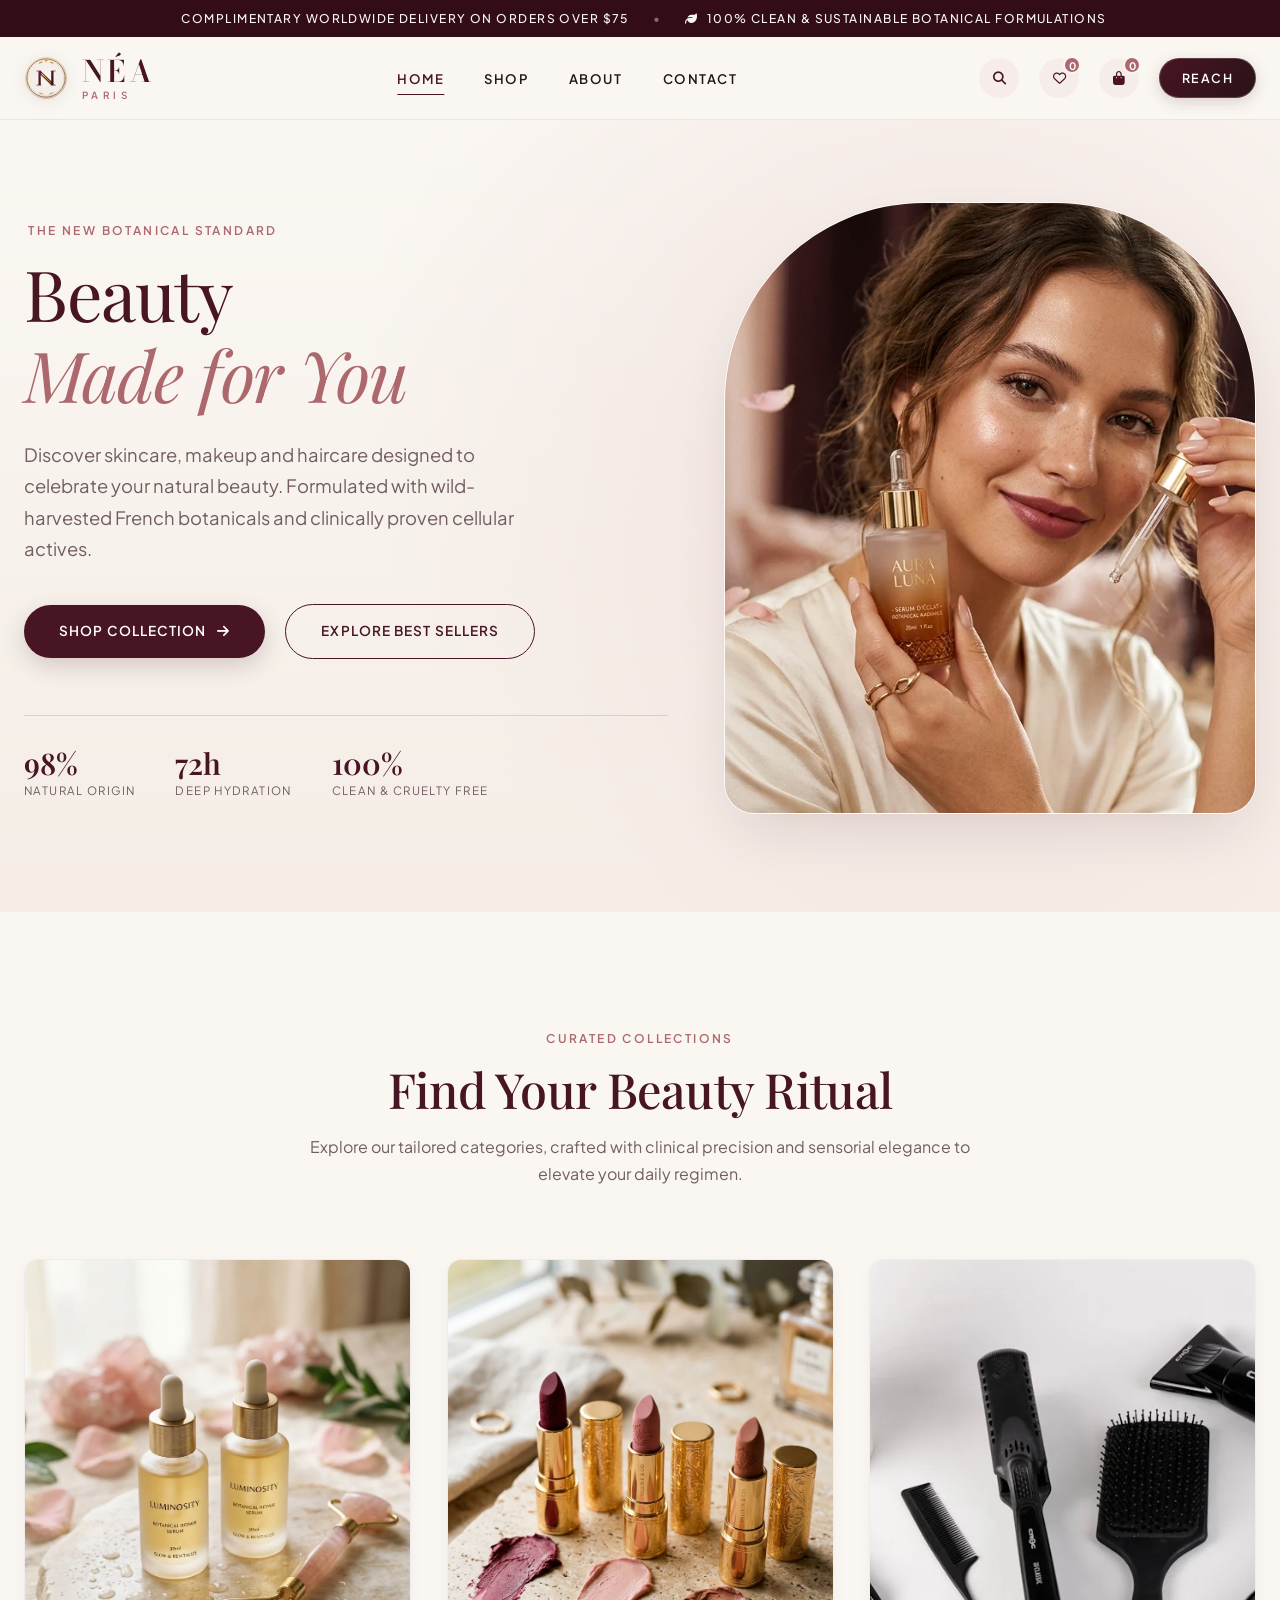
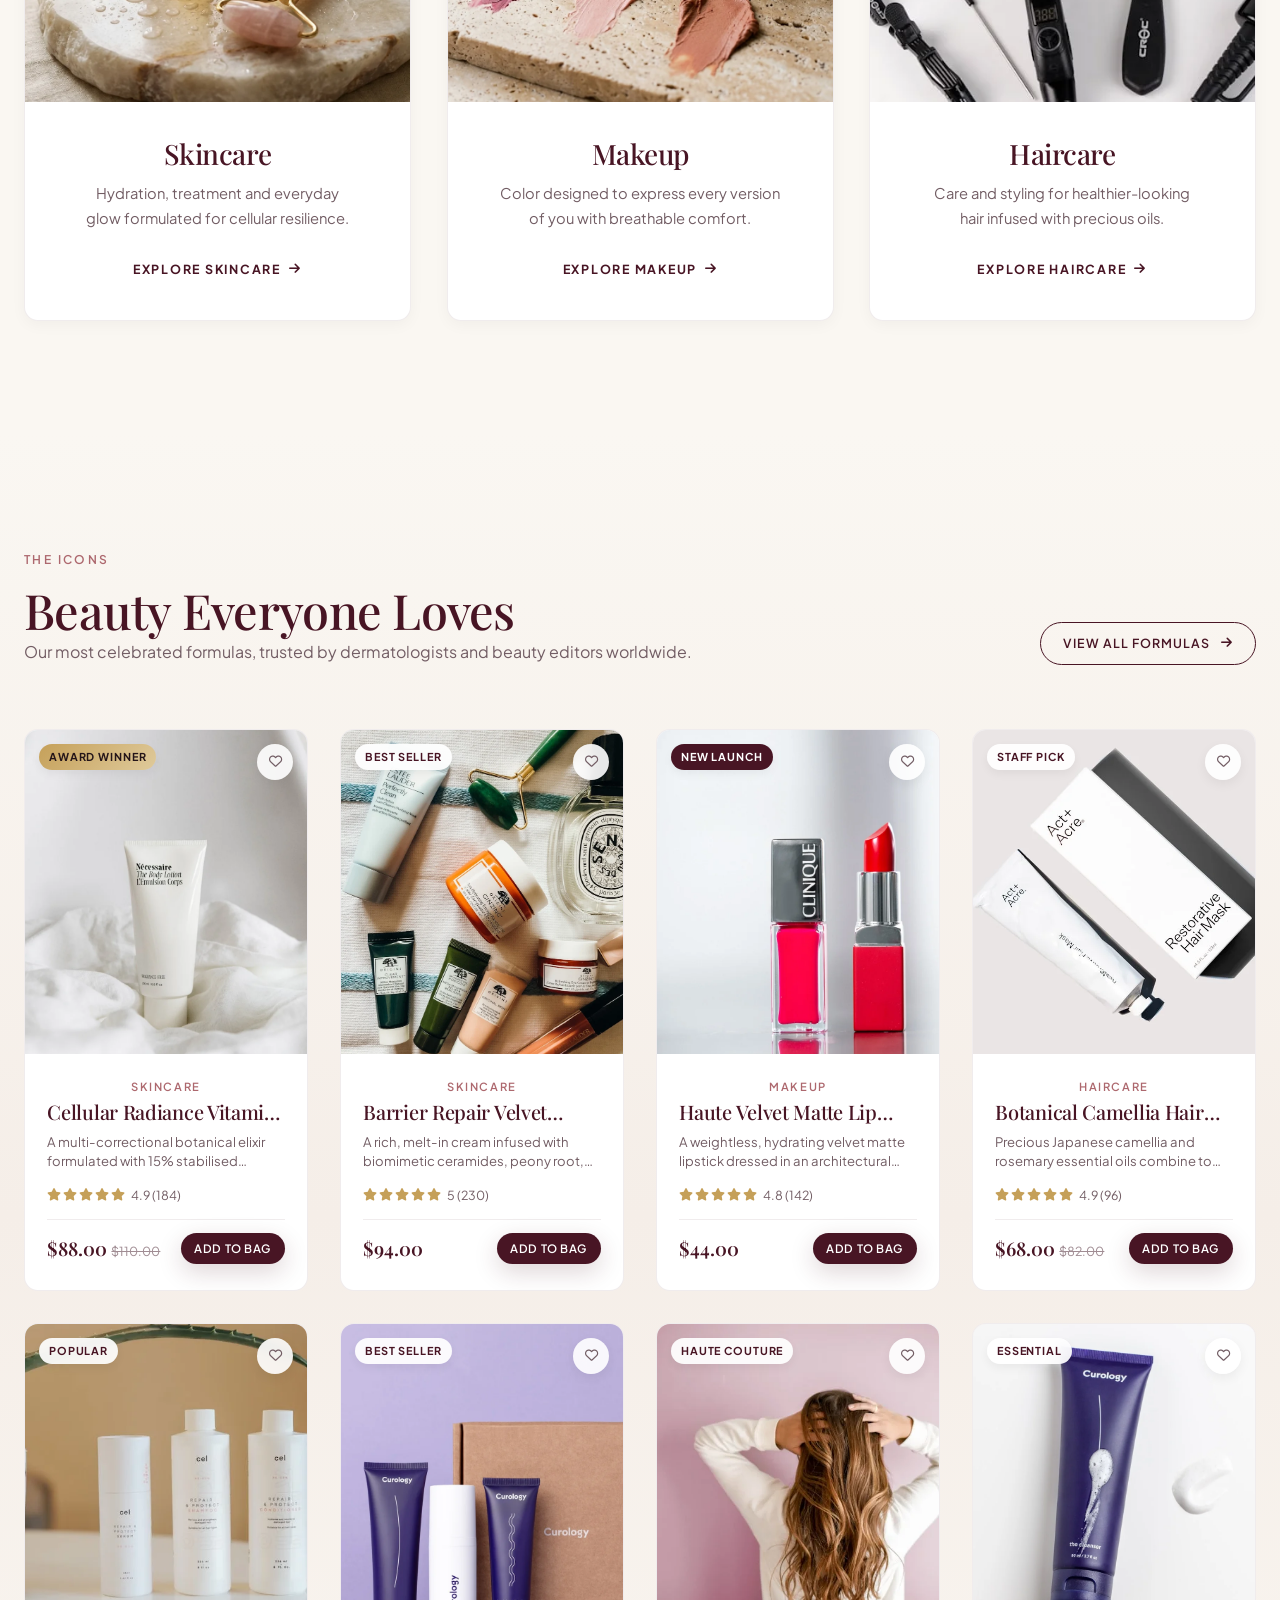
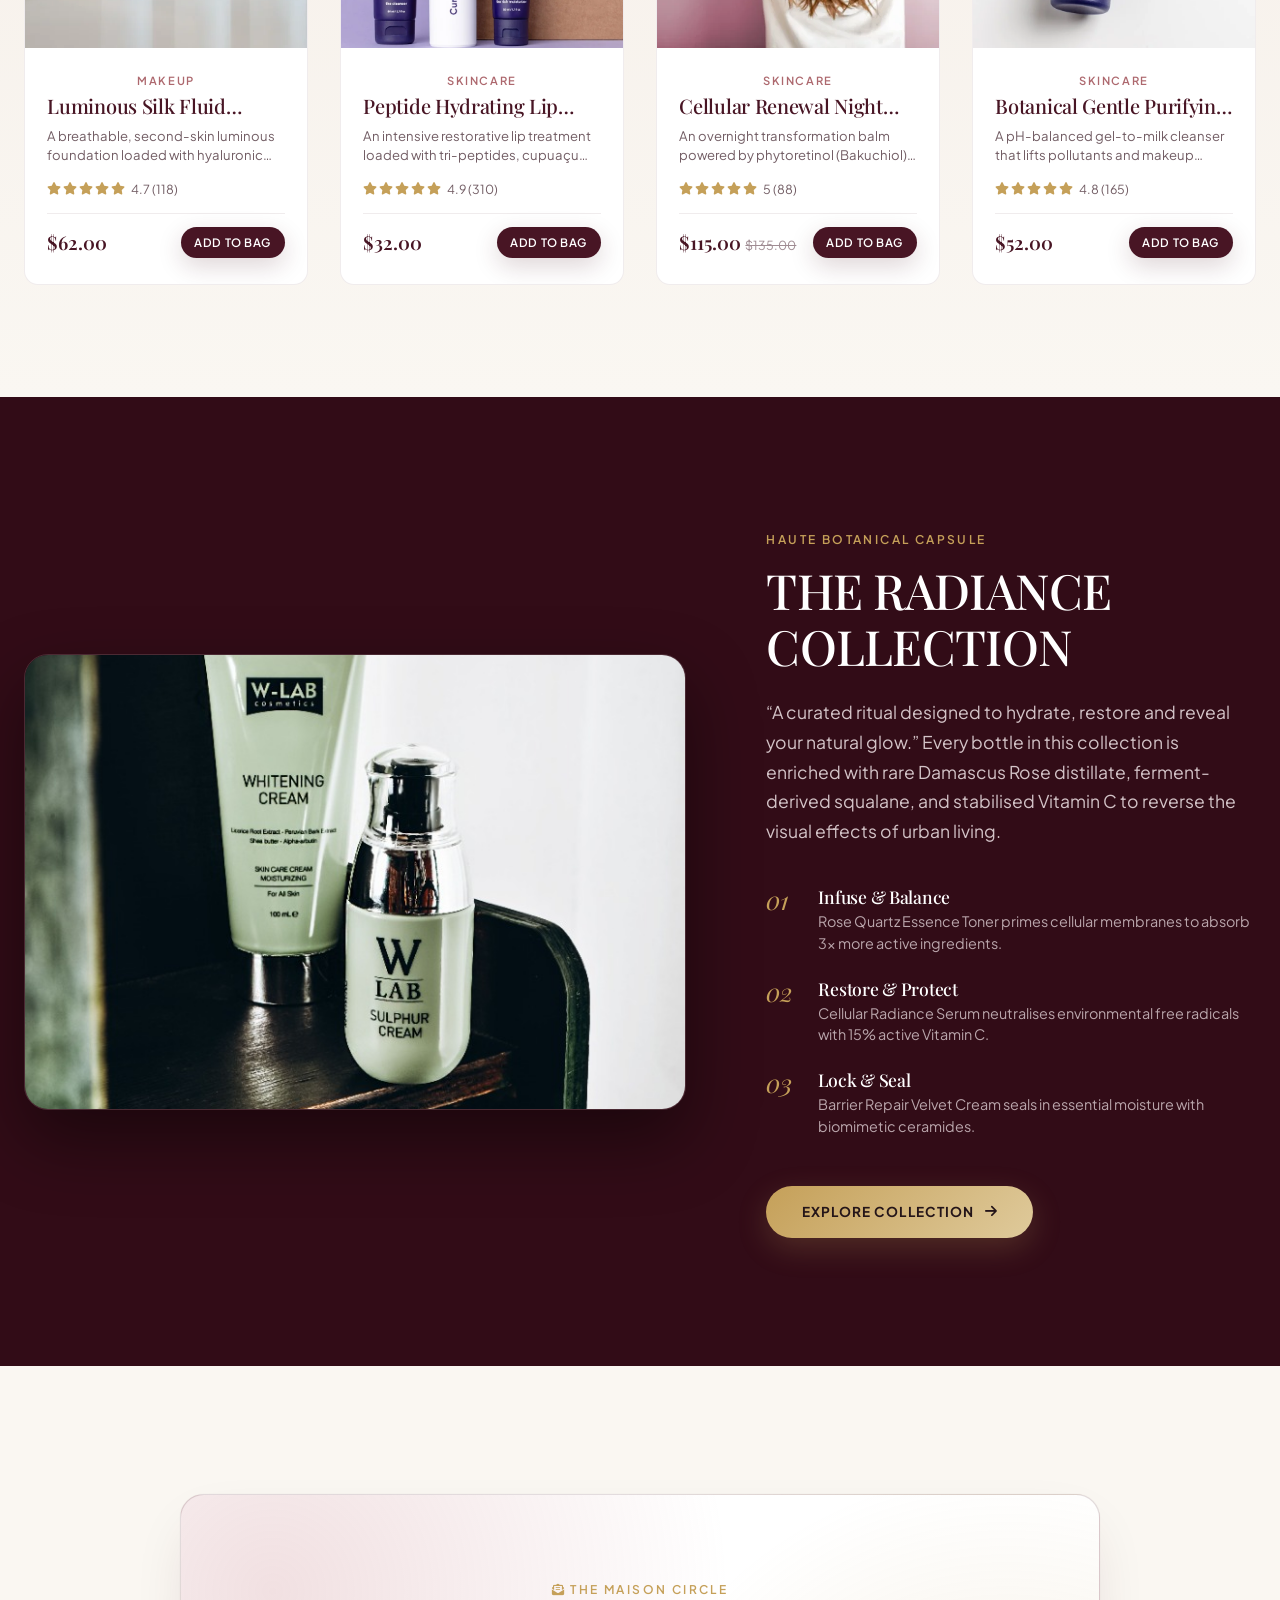
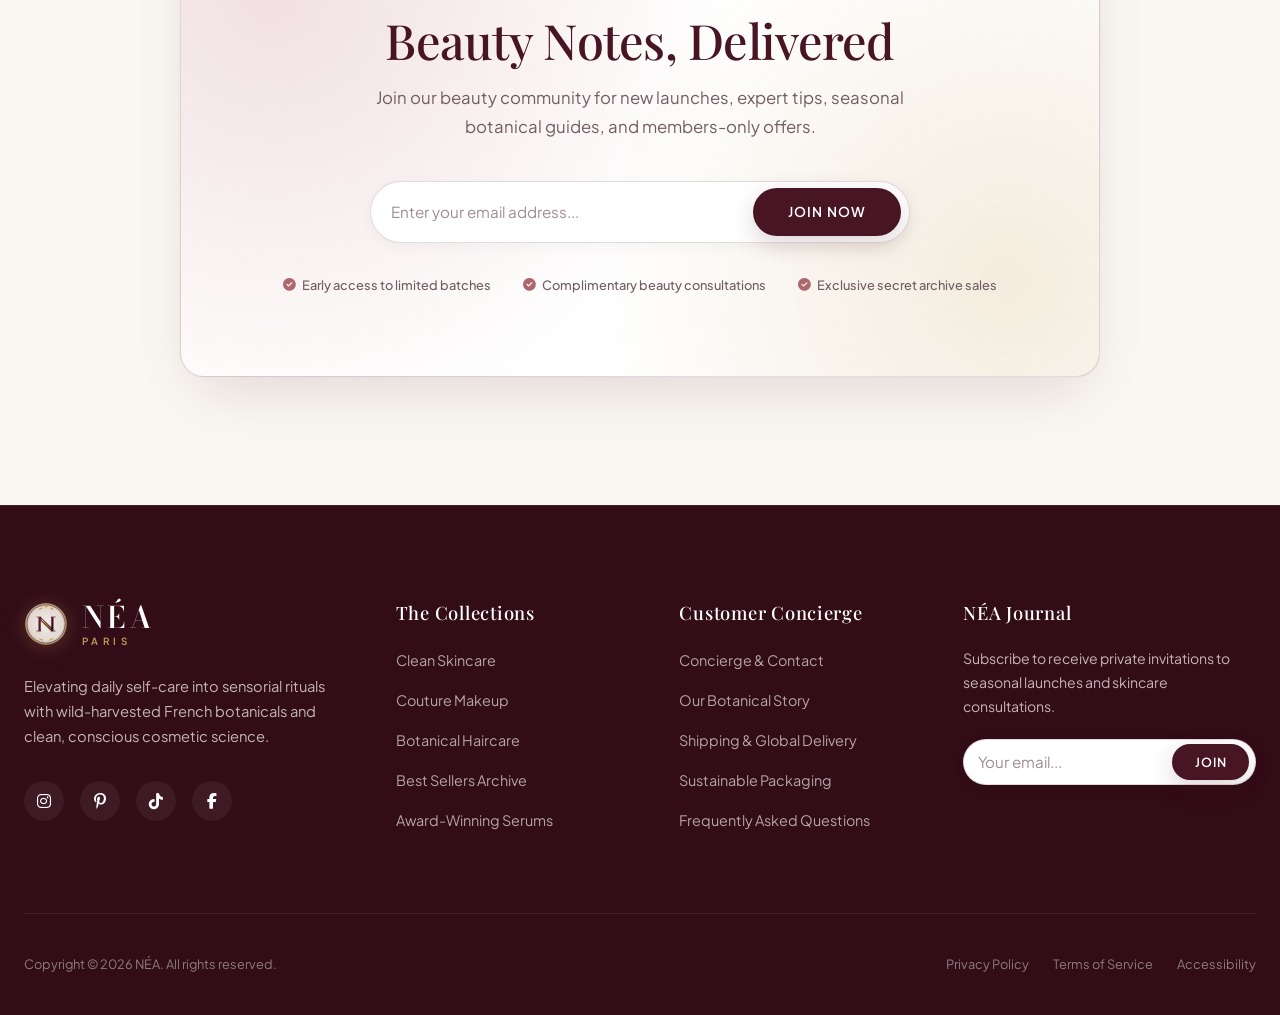
<file: index.html>
<!DOCTYPE html>
<html lang="en">
<head>
  <meta charset="UTF-8" />
  <meta name="viewport" content="width=device-width, initial-scale=1.0" />
  <title>NÉA — Haute Botanique & Luxury Cosmetics</title>
  <meta name="description" content="Discover NÉA, high-performance clean skincare, couture makeup, and botanical haircare formulated with conscious French botanical science." />
  <meta name="keywords" content="luxury cosmetics, clean beauty, botanical skincare, organic serum, velvet lipstick, couture makeup" />
  
  <!-- Open Graph / Meta -->
  <meta property="og:type" content="website" />
  <meta property="og:title" content="NÉA — Haute Botanique & Luxury Cosmetics" />
  <meta property="og:description" content="Discover skincare, makeup and haircare designed to celebrate your natural beauty." />
  <meta property="og:image" content="assets/images/hero-beauty.webp" />

  <!-- Favicon -->
  <link rel="icon" type="image/svg+xml" href="assets/images/favicon.svg" />
  <link rel="alternate icon" href="assets/images/logo-icon.svg" />
  <link rel="apple-touch-icon" href="assets/images/logo-icon.svg" />

  <!-- Icons & Fonts -->
  <link rel="preconnect" href="https://fonts.googleapis.com" />
  <link rel="preconnect" href="https://fonts.gstatic.com" crossorigin />
  <link href="https://fonts.googleapis.com/css2?family=Bodoni+Moda:ital,opsz,wght@0,6..96,400..900;1,6..96,400..900&family=Cinzel:wght@400;500;600;700;800&family=Cormorant+Garamond:ital,wght@0,300;0,400;0,500;0,600;0,700;1,400;1,600&family=Playfair+Display:ital,wght@0,400;0,500;0,600;0,700;1,400;1,600&family=Plus+Jakarta+Sans:wght@300;400;500;600;700&display=swap" rel="stylesheet" />
  <link rel="stylesheet" href="https://cdnjs.cloudflare.com/ajax/libs/font-awesome/6.5.1/css/all.min.css" />
  <link rel="stylesheet" href="assets/css/style.css" />
</head>
<body>

  <!-- Top Announcement Bar -->
  <div class="announcement-bar">
    <span><i class="fas fa-sparkles"></i> Complimentary Worldwide Delivery on Orders Over $75</span>
    <span class="divider-dot">•</span>
    <span><i class="fas fa-leaf"></i> 100% Clean & Sustainable Botanical Formulations</span>
  </div>

  <!-- Sticky Luxury Header -->
  <header class="site-header" id="siteHeader">
    <div class="container container-wide">
      <div class="nav-wrapper">
        <!-- Brand Logo -->
        <a href="index.html" class="brand-logo" aria-label="NÉA Home">
          <img src="assets/images/logo-icon.svg" alt="NÉA Emblem" class="brand-logo-img" width="44" height="44" />
          <div class="brand-text-group">
            <span class="brand-name">NÉA</span>
            <span class="brand-sub">PARIS</span>
          </div>
        </a>

        <!-- Desktop Navigation Menu -->
        <nav aria-label="Main Navigation">
          <ul class="nav-menu">
            <li><a href="index.html" class="nav-link active">Home</a></li>
            <li><a href="shop.html" class="nav-link">Shop</a></li>
            <li><a href="about.html" class="nav-link">About</a></li>
            <li><a href="contact.html" class="nav-link">Contact</a></li>
          </ul>
        </nav>

        <!-- Right Action Icons -->
        <div class="nav-actions">
          <button class="action-btn" id="headerSearchBtn" aria-label="Search Formulations">
            <i class="fas fa-search"></i>
          </button>
          
          <button class="action-btn" id="headerWishBtn" aria-label="Wishlist">
            <i class="far fa-heart"></i>
            <span class="action-badge" id="headerWishCount">0</span>
          </button>

          <button class="action-btn" id="headerCartBtn" aria-label="Shopping Bag">
            <i class="fas fa-shopping-bag"></i>
            <span class="action-badge" id="headerCartCount">0</span>
          </button>

          <a href="contact.html" class="nav-reach-btn" aria-label="Reach Out to Us">
            <span>Reach</span>
          </a>

          <button class="mobile-toggle" id="mobileMenuToggle" aria-label="Open Mobile Menu">
            <span></span>
            <span></span>
            <span></span>
          </button>
        </div>
      </div>
    </div>
  </header>

  <!-- Mobile Off-Canvas Menu Drawer -->
  <div class="mobile-menu-overlay" id="mobileMenuOverlay">
    <div class="mobile-menu-drawer">
      <div>
        <div class="mobile-menu-header">
          <div class="brand-logo" style="gap: 0.65rem;">
            <img src="assets/images/logo-icon.svg" alt="NÉA Emblem" class="brand-logo-img" width="36" height="36" />
            <div class="brand-text-group">
              <span class="brand-name" style="font-size: 1.35rem;">NÉA</span>
              <span class="brand-sub" style="font-size: 0.52rem; letter-spacing: 0.38em;">PARIS</span>
            </div>
          </div>
          <button class="close-btn" id="mobileMenuClose" aria-label="Close menu">&times;</button>
        </div>

        <!-- Mobile Drawer Quick Actions -->
        <div class="mobile-drawer-actions">
          <button class="mobile-action-card" id="mobileSearchBtn" aria-label="Search Formulations">
            <i class="fas fa-search"></i>
            <span>Search</span>
          </button>
          
          <button class="mobile-action-card" id="mobileWishBtn" aria-label="Wishlist">
            <div class="mobile-icon-wrap">
              <i class="far fa-heart"></i>
              <span class="action-badge" id="mobileWishCount">0</span>
            </div>
            <span>Wishlist</span>
          </button>

          <button class="mobile-action-card" id="mobileCartBtn" aria-label="Shopping Bag">
            <div class="mobile-icon-wrap">
              <i class="fas fa-shopping-bag"></i>
              <span class="action-badge" id="mobileCartCount">0</span>
            </div>
            <span>Bag</span>
          </button>
        </div>

        <ul class="mobile-links">
          <li><a href="index.html" class="mobile-link active">Home</a></li>
          <li><a href="shop.html" class="mobile-link">Shop</a></li>
          <li><a href="about.html" class="mobile-link">About</a></li>
          <li><a href="contact.html" class="mobile-link">Contact</a></li>
        </ul>

        <div style="margin-top: 1.5rem; width: 100%;">
          <a href="contact.html" class="mobile-drawer-reach-btn">
            <span>Reach Us</span>
            <i class="fas fa-arrow-right"></i>
          </a>
        </div>
      </div>

      <div style="padding-top: 2rem; border-top: 1px solid var(--border-light);">
        <p style="font-size: 0.85rem; color: var(--text-muted); margin-bottom: 1rem;">
          Conscious luxury botanical formulations for radiant skin and hair.
        </p>
        <div class="social-links">
          <a href="#" class="social-link" aria-label="Instagram"><i class="fab fa-instagram"></i></a>
          <a href="#" class="social-link" aria-label="Pinterest"><i class="fab fa-pinterest-p"></i></a>
          <a href="#" class="social-link" aria-label="TikTok"><i class="fab fa-tiktok"></i></a>
        </div>
      </div>
    </div>
  </div>

  <main>
    <!-- ====================================================================
         SECTION 1 — UNIQUE PREMIUM HERO
         ==================================================================== -->
    <section class="hero-section" id="heroSection">
      <div class="container container-wide">
        <div class="hero-grid">
          
          <!-- Hero Copy & CTAs -->
          <div class="hero-content">
            <span class="eyebrow"><i class="fas fa-sparkles"></i> The New Botanical Standard</span>
            <h1 class="hero-title">
              <span>Beauty</span>
              <span class="title-accent">Made for You</span>
            </h1>
            <p class="hero-description">
              Discover skincare, makeup and haircare designed to celebrate your natural beauty. Formulated with wild-harvested French botanicals and clinically proven cellular actives.
            </p>

            <div class="hero-actions">
              <a href="shop.html" class="btn btn-primary">
                <span>Shop Collection</span>
                <i class="fas fa-arrow-right"></i>
              </a>
              <a href="#bestsellers" class="btn btn-secondary">
                <span>Explore Best Sellers</span>
              </a>
            </div>

            <div class="hero-micro-metrics">
              <div class="metric-item">
                <span class="metric-number">98%</span>
                <span class="metric-label">Natural Origin</span>
              </div>
              <div class="metric-item">
                <span class="metric-number">72h</span>
                <span class="metric-label">Deep Hydration</span>
              </div>
              <div class="metric-item">
                <span class="metric-number">100%</span>
                <span class="metric-label">Clean & Cruelty Free</span>
              </div>
            </div>
          </div>

          <!-- Hero 3D Visual Composition -->
          <div class="hero-visual-wrapper">


            <!-- Main Architectural Image Container -->
            <div class="hero-stage">
              <div class="hero-arch-bg">
                <img src="assets/images/hero-beauty.webp" alt="NÉA Radiant Model with Botanical Serum" width="800" height="960" fetchpriority="high" />
              </div>
            </div>


          </div>

        </div>
      </div>
    </section>

    <!-- ====================================================================
         SECTION 2 — SHOP BY CATEGORY ("Find Your Beauty Ritual")
         ==================================================================== -->
    <section class="section-category" id="categories">
      <div class="container">
        <div class="section-header-center">
          <span class="eyebrow">Curated Collections</span>
          <h2>Find Your Beauty Ritual</h2>
          <p>
            Explore our tailored categories, crafted with clinical precision and sensorial elegance to elevate your daily regimen.
          </p>
        </div>

        <div class="category-grid">
          
          <!-- Category 1: Skincare -->
          <div class="tilt-card-wrapper">
            <div class="category-card tilt-card">
              <div class="card-glare"></div>
              <div class="category-img-box">
                <img src="assets/images/category-skincare.webp" alt="NÉA Skincare Serums and Quartz Roller" loading="lazy" />
              </div>
              <div class="category-content">

                <h3 class="category-title">Skincare</h3>
                <p class="category-desc">Hydration, treatment and everyday glow formulated for cellular resilience.</p>
                <a href="shop.html?category=skincare" class="category-action">
                  <span>Explore Skincare</span>
                  <i class="fas fa-arrow-right"></i>
                </a>
              </div>
            </div>
          </div>

          <!-- Category 2: Makeup -->
          <div class="tilt-card-wrapper">
            <div class="category-card tilt-card">
              <div class="card-glare"></div>
              <div class="category-img-box">
                <img src="assets/images/category-makeup.webp" alt="NÉA Velvet Matte Lipsticks and Swatches" loading="lazy" />
              </div>
              <div class="category-content">

                <h3 class="category-title">Makeup</h3>
                <p class="category-desc">Color designed to express every version of you with breathable comfort.</p>
                <a href="shop.html?category=makeup" class="category-action">
                  <span>Explore Makeup</span>
                  <i class="fas fa-arrow-right"></i>
                </a>
              </div>
            </div>
          </div>

          <!-- Category 3: Haircare -->
          <div class="tilt-card-wrapper">
            <div class="category-card tilt-card">
              <div class="card-glare"></div>
              <div class="category-img-box">
                <img src="assets/images/category-haircare.webp" alt="NÉA Botanical Camellia Hair Elixir" loading="lazy" />
              </div>
              <div class="category-content">

                <h3 class="category-title">Haircare</h3>
                <p class="category-desc">Care and styling for healthier-looking hair infused with precious oils.</p>
                <a href="shop.html?category=haircare" class="category-action">
                  <span>Explore Haircare</span>
                  <i class="fas fa-arrow-right"></i>
                </a>
              </div>
            </div>
          </div>

        </div>
      </div>
    </section>

    <!-- ====================================================================
         SECTION 3 — BEST SELLERS ("Beauty Everyone Loves")
         ==================================================================== -->
    <section class="section-bestsellers" id="bestsellers">
      <div class="container">
        <div class="section-header-flex">
          <div>
            <span class="eyebrow">The Icons</span>
            <h2>Beauty Everyone Loves</h2>
            <p>Our most celebrated formulas, trusted by dermatologists and beauty editors worldwide.</p>
          </div>
          <div>
            <a href="shop.html" class="btn btn-secondary btn-sm">
              <span>View All Formulas</span>
              <i class="fas fa-arrow-right"></i>
            </a>
          </div>
        </div>

        <!-- Dynamic Best Sellers Grid populated via main.js -->
        <div class="product-grid-home" id="homeBestsellersGrid">
          <!-- Populated by JavaScript with 3D Tilt Cards -->
        </div>
      </div>
    </section>

    <!-- ====================================================================
         SECTION 4 — FEATURED BRAND / COLLECTION ("THE RADIANCE COLLECTION")
         ==================================================================== -->
    <section class="section-featured-collection" id="collection">
      <div class="container container-wide">
        <div class="featured-grid">
          
          <!-- Visual Showcase -->
          <div class="featured-visual">
            <div class="featured-main-img-box">
              <img src="assets/images/wlab-collection.jpg" alt="W-LAB Cosmetics Whitening and Sulphur Cream Collection Showcase" loading="lazy" />
            </div>
          </div>

          <!-- Storytelling Content -->
          <div class="featured-content">
            <span class="eyebrow">Haute Botanical Capsule</span>
            <h2>THE RADIANCE COLLECTION</h2>
            <p>
              “A curated ritual designed to hydrate, restore and reveal your natural glow.” Every bottle in this collection is enriched with rare Damascus Rose distillate, ferment-derived squalane, and stabilised Vitamin C to reverse the visual effects of urban living.
            </p>

            <div class="ritual-steps">
              <div class="ritual-step-item">
                <span class="step-number">01</span>
                <div class="step-info">
                  <h4>Infuse & Balance</h4>
                  <p>Rose Quartz Essence Toner primes cellular membranes to absorb 3x more active ingredients.</p>
                </div>
              </div>

              <div class="ritual-step-item">
                <span class="step-number">02</span>
                <div class="step-info">
                  <h4>Restore & Protect</h4>
                  <p>Cellular Radiance Serum neutralises environmental free radicals with 15% active Vitamin C.</p>
                </div>
              </div>

              <div class="ritual-step-item">
                <span class="step-number">03</span>
                <div class="step-info">
                  <h4>Lock & Seal</h4>
                  <p>Barrier Repair Velvet Cream seals in essential moisture with biomimetic ceramides.</p>
                </div>
              </div>
            </div>

            <a href="shop.html?category=skincare" class="btn btn-gold">
              <span>Explore Collection</span>
              <i class="fas fa-arrow-right"></i>
            </a>
          </div>

        </div>
      </div>
    </section>

    <!-- ====================================================================
         SECTION 5 — BEAUTY NEWSLETTER / CTA ("Beauty Notes, Delivered")
         ==================================================================== -->
    <section class="section-newsletter" id="newsletter">
      <div class="container">
        <div class="newsletter-box">
          <span class="eyebrow eyebrow-gold"><i class="fas fa-envelope-open-text"></i> The Maison Circle</span>
          <h2>Beauty Notes, Delivered</h2>
          <p>
            Join our beauty community for new launches, expert tips, seasonal botanical guides, and members-only offers.
          </p>

          <form class="newsletter-form" aria-label="Join Beauty Notes Newsletter">
            <input type="email" class="newsletter-input" placeholder="Enter your email address..." required aria-label="Email address" />
            <button type="submit" class="btn btn-primary">Join Now</button>
          </form>

          <div class="newsletter-perks">
            <span><i class="fas fa-check-circle"></i> Early access to limited batches</span>
            <span><i class="fas fa-check-circle"></i> Complimentary beauty consultations</span>
            <span><i class="fas fa-check-circle"></i> Exclusive secret archive sales</span>
          </div>
        </div>
      </div>
    </section>
  </main>

  <!-- Side Cart Drawer -->
  <div class="cart-drawer-overlay" id="cartDrawerOverlay">
    <aside class="cart-drawer" aria-label="Shopping Bag Drawer">
      <div class="cart-header">
        <h3>Your Beauty Bag</h3>
        <button class="close-btn" id="cartDrawerClose" aria-label="Close Bag">&times;</button>
      </div>

      <div class="shipping-progress-bar">
        <div class="progress-text" id="shippingProgressText">
          <span>Complimentary Shipping at $75</span>
          <span>0%</span>
        </div>
        <div class="progress-track">
          <div class="progress-fill" id="shippingProgressFill" style="width: 0%;"></div>
        </div>
      </div>

      <div class="cart-items-list" id="cartItemsList">
        <!-- Rendered by main.js -->
      </div>

      <div class="cart-footer">
        <div class="cart-subtotal-row">
          <span>Estimated Subtotal</span>
          <strong id="cartSubtotalAmount">$0.00</strong>
        </div>
        <button class="btn btn-primary" style="width: 100%;" onclick="showToast('Proceeding to secure checkout...', 'fa-lock')">
          <span>Checkout Securely</span>
          <i class="fas fa-arrow-right"></i>
        </button>
        <p style="text-align: center; font-size: 0.75rem; color: var(--text-light); margin-top: 0.75rem;">
          Taxes and shipping calculated at checkout.
        </p>
      </div>
    </aside>
  </div>

  <!-- Quick View Modal -->
  <div class="quickview-modal-overlay" id="quickViewModal">
    <div class="quickview-dialog">
      <button class="quickview-close-btn" onclick="closeQuickView()" aria-label="Close Quick View">&times;</button>
      <div id="quickViewContent">
        <!-- Injected via JavaScript -->
      </div>
    </div>
  </div>

  <!-- Live Search Overlay Modal -->
  <div class="search-modal-overlay" id="searchModalOverlay">
    <div class="search-modal-inner">
      <div class="search-header-row">
        <button class="close-btn" id="searchModalClose" aria-label="Close Search">&times;</button>
      </div>
      <input type="text" class="search-input-field" id="liveSearchInput" placeholder="Search formulas, categories, ingredients..." aria-label="Search Catalog" />
      <div class="search-results-grid" id="searchResultsGrid">
        <!-- Injected via JavaScript -->
      </div>
    </div>
  </div>

  <!-- Luxury Footer -->
  <footer class="site-footer">
    <div class="container container-wide">
      <div class="footer-top-grid">
        
        <!-- Brand Summary -->
        <div class="footer-brand">
          <a href="index.html" class="brand-logo" aria-label="NÉA Home">
            <img src="assets/images/logo-icon.svg" alt="NÉA Emblem" class="brand-logo-img footer-logo-img" width="44" height="44" />
            <div class="brand-text-group">
              <span class="brand-name">NÉA</span>
              <span class="brand-sub">PARIS</span>
            </div>
          </a>
          <p>
            Elevating daily self-care into sensorial rituals with wild-harvested French botanicals and clean, conscious cosmetic science.
          </p>
          <div class="social-links">
            <a href="#" class="social-link" aria-label="Instagram"><i class="fab fa-instagram"></i></a>
            <a href="#" class="social-link" aria-label="Pinterest"><i class="fab fa-pinterest-p"></i></a>
            <a href="#" class="social-link" aria-label="TikTok"><i class="fab fa-tiktok"></i></a>
            <a href="#" class="social-link" aria-label="Facebook"><i class="fab fa-facebook-f"></i></a>
          </div>
        </div>

        <!-- Shop Column -->
        <div class="footer-col">
          <h4>The Collections</h4>
          <ul class="footer-links">
            <li><a href="shop.html?category=skincare">Clean Skincare</a></li>
            <li><a href="shop.html?category=makeup">Couture Makeup</a></li>
            <li><a href="shop.html?category=haircare">Botanical Haircare</a></li>
            <li><a href="shop.html">Best Sellers Archive</a></li>
            <li><a href="shop.html">Award-Winning Serums</a></li>
          </ul>
        </div>

        <!-- Help Column -->
        <div class="footer-col">
          <h4>Customer Concierge</h4>
          <ul class="footer-links">
            <li><a href="contact.html">Concierge & Contact</a></li>
            <li><a href="about.html">Our Botanical Story</a></li>
            <li><a href="contact.html">Shipping & Global Delivery</a></li>
            <li><a href="contact.html">Sustainable Packaging</a></li>
            <li><a href="contact.html">Frequently Asked Questions</a></li>
          </ul>
        </div>

        <!-- Newsletter Column -->
        <div class="footer-col">
          <h4>NÉA Journal</h4>
          <p style="color: #C5B5BA; font-size: 0.88rem; margin-bottom: 1.25rem;">
            Subscribe to receive private invitations to seasonal launches and skincare consultations.
          </p>
          <form class="newsletter-form" style="padding: 4px 6px 4px 14px;">
            <input type="email" class="newsletter-input" placeholder="Your email..." required style="color: #fff;" />
            <button type="submit" class="btn btn-primary btn-sm">Join</button>
          </form>
        </div>

      </div>

      <div class="footer-bottom">
        <div>
          Copyright &copy; 2026 NÉA. All rights reserved.
        </div>
        <div class="footer-legal-links">
          <a href="#">Privacy Policy</a>
          <a href="#">Terms of Service</a>
          <a href="#">Accessibility</a>
        </div>
      </div>
    </div>
  </footer>

  <!-- Fixed Floating Scroll to Top Button -->
  <a href="#" class="back-to-top" aria-label="Scroll to Top"><i class="fas fa-arrow-up"></i></a>

  <script src="assets/js/main.js"></script>
</body>
</html>
</file>
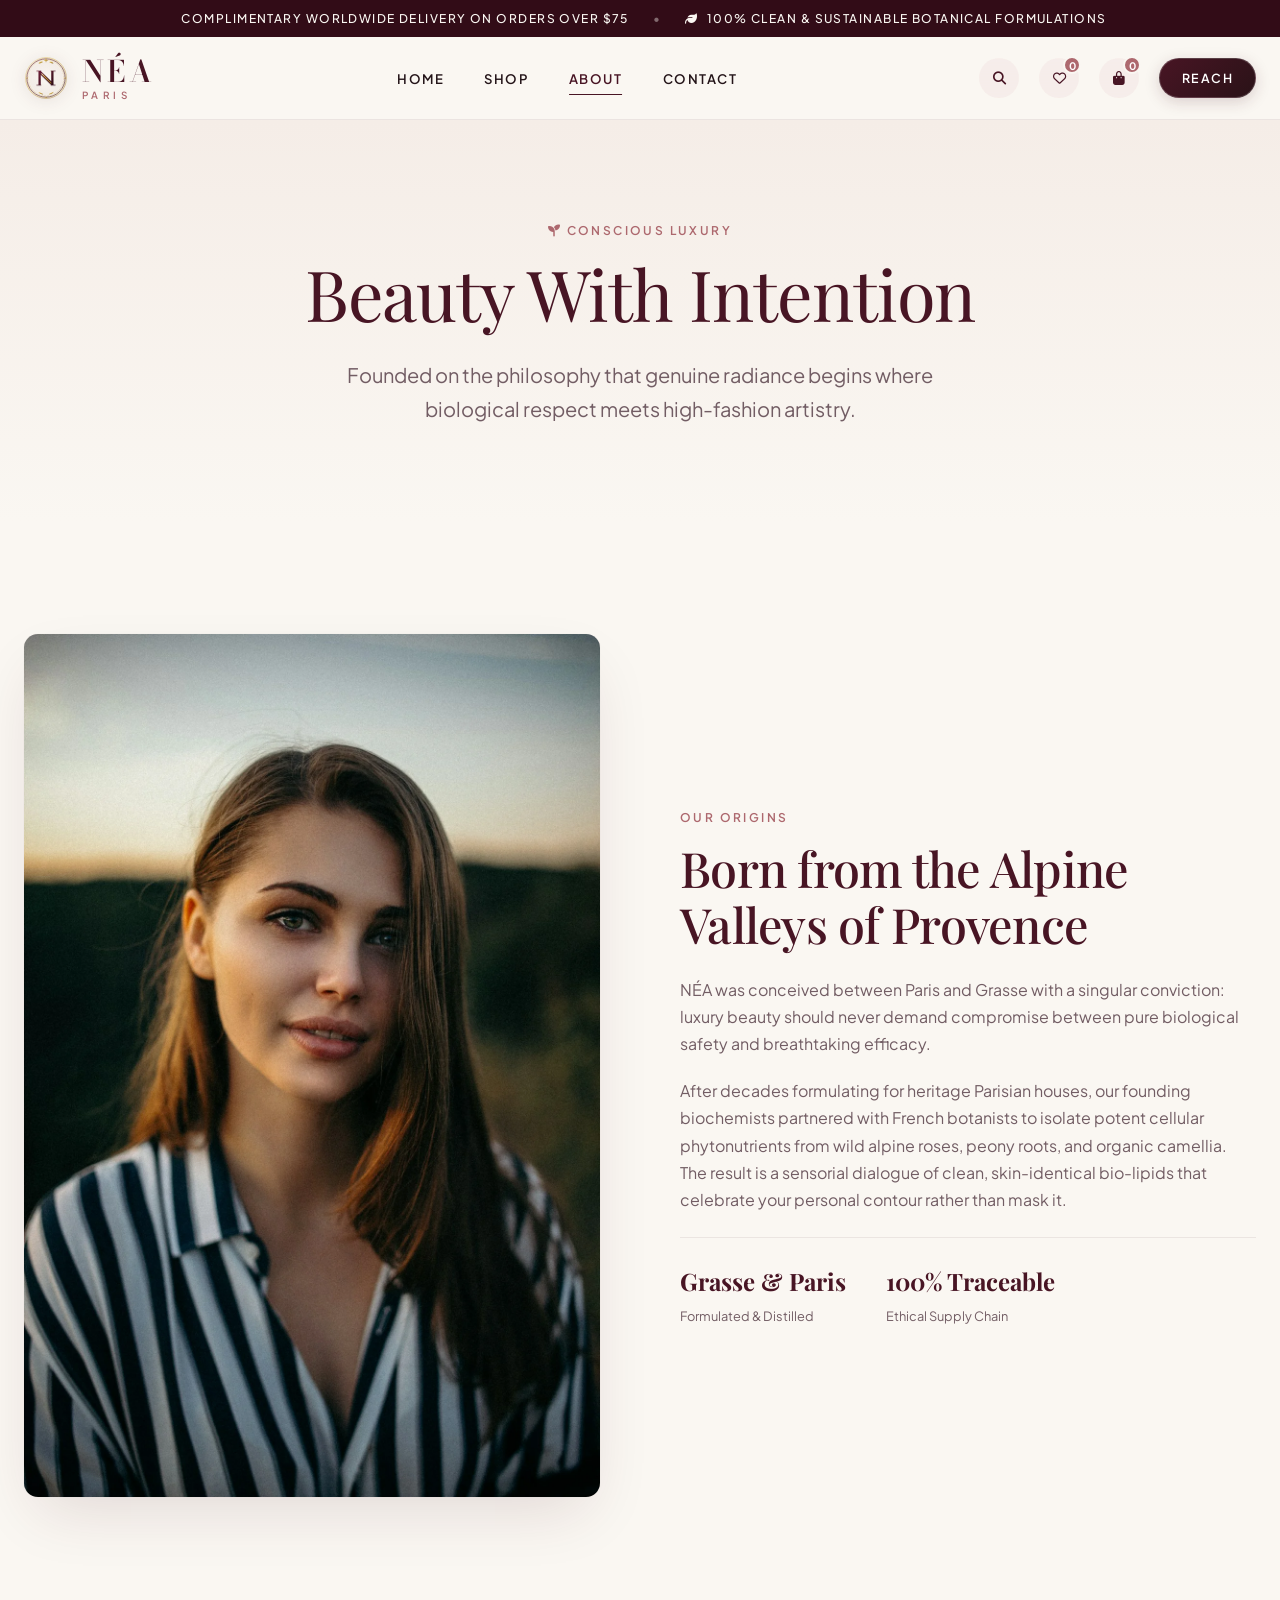
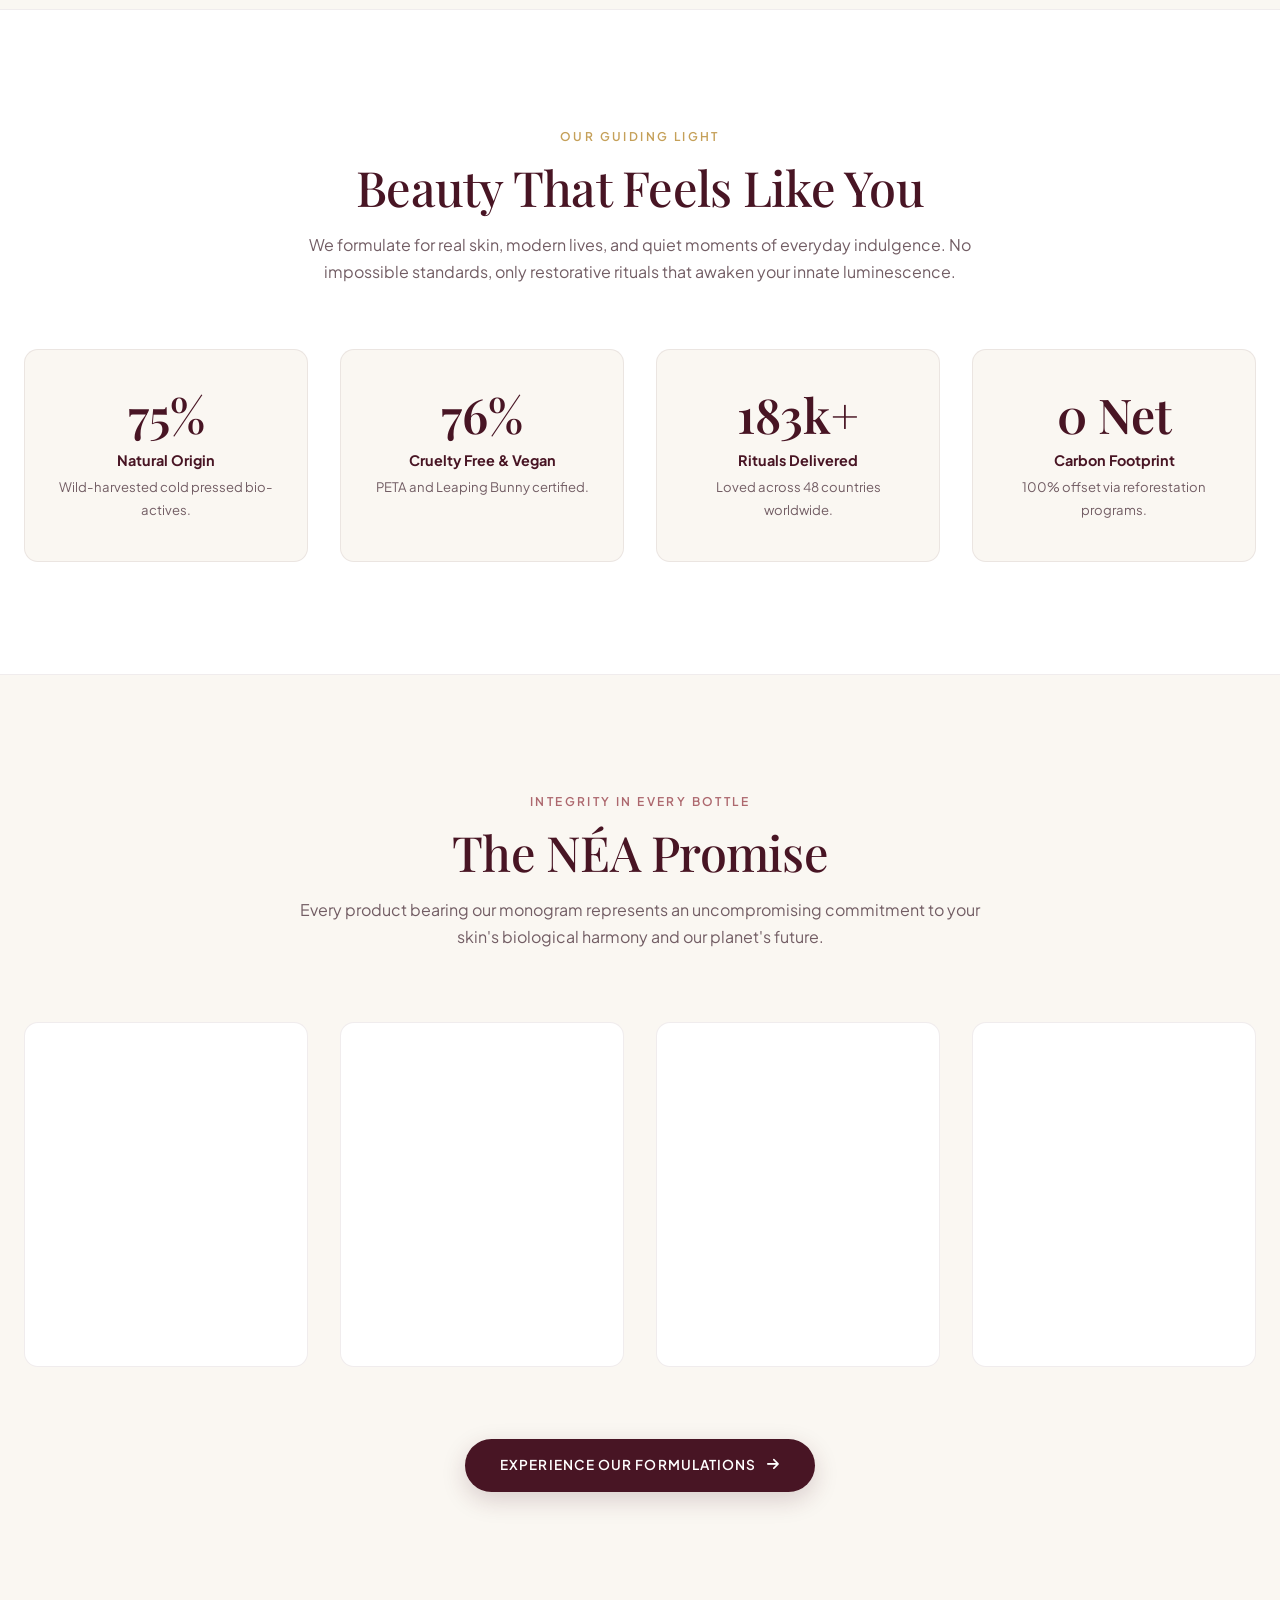
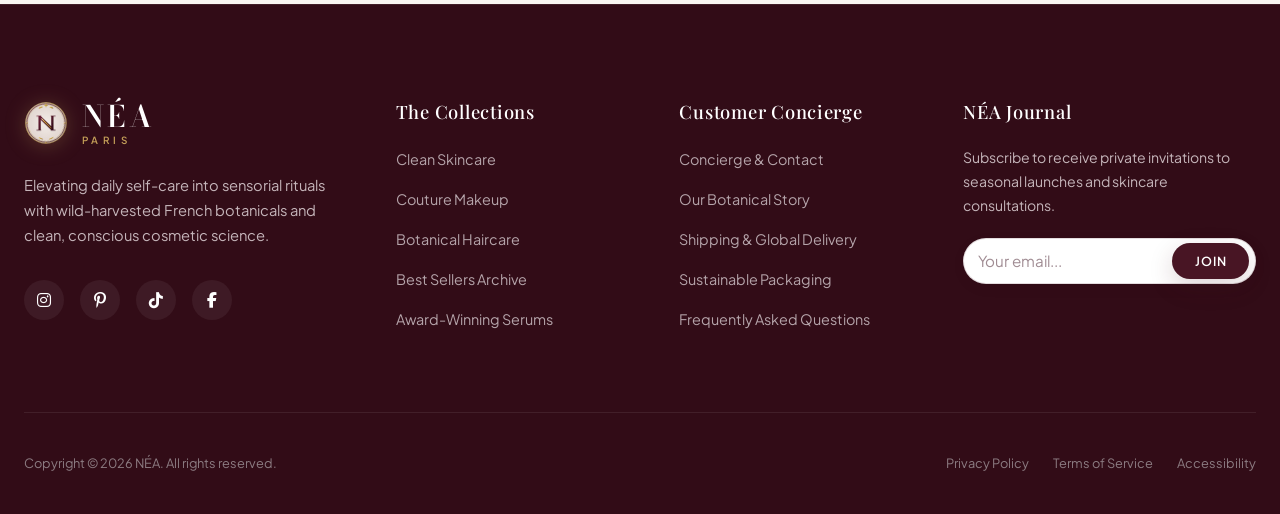
<file: about.html>
<!DOCTYPE html>
<html lang="en">
<head>
  <meta charset="UTF-8" />
  <meta name="viewport" content="width=device-width, initial-scale=1.0" />
  <title>About Our Botanical Heritage — NÉA</title>
  <meta name="description" content="Learn about NÉA: our founders, French alpine botanical sourcing, conscious cosmetic science, and our promise of modern beauty rituals." />
  
  <!-- Favicon -->
  <link rel="icon" type="image/svg+xml" href="assets/images/favicon.svg" />
  <link rel="alternate icon" href="assets/images/logo-icon.svg" />
  <link rel="apple-touch-icon" href="assets/images/logo-icon.svg" />

  <!-- Icons & Fonts -->
  <link rel="preconnect" href="https://fonts.googleapis.com" />
  <link rel="preconnect" href="https://fonts.gstatic.com" crossorigin />
  <link href="https://fonts.googleapis.com/css2?family=Bodoni+Moda:ital,opsz,wght@0,6..96,400..900;1,6..96,400..900&family=Cinzel:wght@400;500;600;700;800&family=Cormorant+Garamond:ital,wght@0,300;0,400;0,500;0,600;0,700;1,400;1,600&family=Playfair+Display:ital,wght@0,400;0,500;0,600;0,700;1,400;1,600&family=Plus+Jakarta+Sans:wght@300;400;500;600;700&display=swap" rel="stylesheet" />
  <link rel="stylesheet" href="https://cdnjs.cloudflare.com/ajax/libs/font-awesome/6.5.1/css/all.min.css" />
  <link rel="stylesheet" href="assets/css/style.css" />
</head>
<body>

  <!-- Top Announcement Bar -->
  <div class="announcement-bar">
    <span><i class="fas fa-sparkles"></i> Complimentary Worldwide Delivery on Orders Over $75</span>
    <span class="divider-dot">•</span>
    <span><i class="fas fa-leaf"></i> 100% Clean & Sustainable Botanical Formulations</span>
  </div>

  <!-- Header -->
  <header class="site-header" id="siteHeader">
    <div class="container container-wide">
      <div class="nav-wrapper">
        <a href="index.html" class="brand-logo" aria-label="NÉA Home">
          <img src="assets/images/logo-icon.svg" alt="NÉA Emblem" class="brand-logo-img" width="44" height="44" />
          <div class="brand-text-group">
            <span class="brand-name">NÉA</span>
            <span class="brand-sub">PARIS</span>
          </div>
        </a>

        <nav aria-label="Main Navigation">
          <ul class="nav-menu">
            <li><a href="index.html" class="nav-link">Home</a></li>
            <li><a href="shop.html" class="nav-link">Shop</a></li>
            <li><a href="about.html" class="nav-link active">About</a></li>
            <li><a href="contact.html" class="nav-link">Contact</a></li>
          </ul>
        </nav>

        <div class="nav-actions">
          <button class="action-btn" id="headerSearchBtn" aria-label="Search Formulations">
            <i class="fas fa-search"></i>
          </button>
          
          <button class="action-btn" id="headerWishBtn" aria-label="Wishlist">
            <i class="far fa-heart"></i>
            <span class="action-badge" id="headerWishCount">0</span>
          </button>

          <button class="action-btn" id="headerCartBtn" aria-label="Shopping Bag">
            <i class="fas fa-shopping-bag"></i>
            <span class="action-badge" id="headerCartCount">0</span>
          </button>

          <a href="contact.html" class="nav-reach-btn" aria-label="Reach Out to Us">
            <span>Reach</span>
          </a>

          <button class="mobile-toggle" id="mobileMenuToggle" aria-label="Open Mobile Menu">
            <span></span>
            <span></span>
            <span></span>
          </button>
        </div>
      </div>
    </div>
  </header>

  <!-- Mobile Menu Drawer -->
  <div class="mobile-menu-overlay" id="mobileMenuOverlay">
    <div class="mobile-menu-drawer">
      <div>
        <div class="mobile-menu-header">
          <div class="brand-logo" style="gap: 0.65rem;">
            <img src="assets/images/logo-icon.svg" alt="NÉA Emblem" class="brand-logo-img" width="36" height="36" />
            <div class="brand-text-group">
              <span class="brand-name" style="font-size: 1.35rem;">NÉA</span>
              <span class="brand-sub" style="font-size: 0.52rem; letter-spacing: 0.38em;">PARIS</span>
            </div>
          </div>
          <button class="close-btn" id="mobileMenuClose" aria-label="Close menu">&times;</button>
        </div>

        <!-- Mobile Drawer Quick Actions -->
        <div class="mobile-drawer-actions">
          <button class="mobile-action-card" id="mobileSearchBtn" aria-label="Search Formulations">
            <i class="fas fa-search"></i>
            <span>Search</span>
          </button>
          
          <button class="mobile-action-card" id="mobileWishBtn" aria-label="Wishlist">
            <div class="mobile-icon-wrap">
              <i class="far fa-heart"></i>
              <span class="action-badge" id="mobileWishCount">0</span>
            </div>
            <span>Wishlist</span>
          </button>

          <button class="mobile-action-card" id="mobileCartBtn" aria-label="Shopping Bag">
            <div class="mobile-icon-wrap">
              <i class="fas fa-shopping-bag"></i>
              <span class="action-badge" id="mobileCartCount">0</span>
            </div>
            <span>Bag</span>
          </button>
        </div>

        <ul class="mobile-links">
          <li><a href="index.html" class="mobile-link">Home</a></li>
          <li><a href="shop.html" class="mobile-link">Shop</a></li>
          <li><a href="about.html" class="mobile-link active">About</a></li>
          <li><a href="contact.html" class="mobile-link">Contact</a></li>
        </ul>

        <div style="margin-top: 1.5rem; width: 100%;">
          <a href="contact.html" class="mobile-drawer-reach-btn">
            <span>Reach Us</span>
            <i class="fas fa-arrow-right"></i>
          </a>
        </div>
      </div>

      <div style="padding-top: 2rem; border-top: 1px solid var(--border-light);">
        <p style="font-size: 0.85rem; color: var(--text-muted); margin-bottom: 1rem;">
          Conscious luxury botanical formulations for radiant skin and hair.
        </p>
        <div class="social-links">
          <a href="#" class="social-link" aria-label="Instagram"><i class="fab fa-instagram"></i></a>
          <a href="#" class="social-link" aria-label="Pinterest"><i class="fab fa-pinterest-p"></i></a>
          <a href="#" class="social-link" aria-label="TikTok"><i class="fab fa-tiktok"></i></a>
        </div>
      </div>
    </div>
  </div>

  <main>
    <!-- Section 1: About Hero -->
    <section class="about-hero">
      <div class="container container-narrow">
        <span class="eyebrow"><i class="fas fa-seedling"></i> Conscious Luxury</span>
        <h1 style="margin-bottom: 1.5rem;">Beauty With Intention</h1>
        <p style="font-size: 1.25rem; max-width: 680px; margin: 0 auto; color: var(--text-muted);">
          Founded on the philosophy that genuine radiance begins where biological respect meets high-fashion artistry.
        </p>
      </div>
    </section>

    <!-- Section 2: Our Story (Asymmetric text/image layout) -->
    <section class="about-story-section">
      <div class="container container-wide">
        <div class="about-story-grid">
          
          <div class="about-story-img-box">
            <img src="assets/images/about-hero-editorial.webp" alt="NÉA Portrait of Radiant Confidence" loading="lazy" />
          </div>

          <div class="about-story-content">
            <span class="eyebrow">Our Origins</span>
            <h2 style="margin-bottom: 1.5rem;">Born from the Alpine Valleys of Provence</h2>
            <p style="margin-bottom: 1.25rem;">
              NÉA was conceived between Paris and Grasse with a singular conviction: luxury beauty should never demand compromise between pure biological safety and breathtaking efficacy.
            </p>
            <p style="margin-bottom: 1.5rem;">
              After decades formulating for heritage Parisian houses, our founding biochemists partnered with French botanists to isolate potent cellular phytonutrients from wild alpine roses, peony roots, and organic camellia. The result is a sensorial dialogue of clean, skin-identical bio-lipids that celebrate your personal contour rather than mask it.
            </p>
            <div class="about-story-metrics">
              <div>
                <strong style="font-family: var(--font-serif); font-size: 1.5rem; color: var(--secondary); display: block;">Grasse & Paris</strong>
                <span style="font-size: 0.8rem; color: var(--text-muted);">Formulated & Distilled</span>
              </div>
              <div>
                <strong style="font-family: var(--font-serif); font-size: 1.5rem; color: var(--secondary); display: block;">100% Traceable</strong>
                <span style="font-size: 0.8rem; color: var(--text-muted);">Ethical Supply Chain</span>
              </div>
            </div>
          </div>

        </div>
      </div>
    </section>

    <!-- Section 3: Mission ("Beauty That Feels Like You") with Live Animated Counters -->
    <section class="about-mission-section">
      <div class="container">
        <div class="section-header-center" style="margin-bottom: 2rem;">
          <span class="eyebrow eyebrow-gold">Our Guiding Light</span>
          <h2>Beauty That Feels Like You</h2>
          <p>
            We formulate for real skin, modern lives, and quiet moments of everyday indulgence. No impossible standards, only restorative rituals that awaken your innate luminescence.
          </p>
        </div>

        <div class="stats-grid">
          <div class="stat-box">
            <div class="stat-number" data-target="98" data-suffix="%">0%</div>
            <div style="font-weight: 700; color: var(--secondary); font-size: 0.9rem; margin-bottom: 4px;">Natural Origin</div>
            <p style="font-size: 0.82rem; margin: 0;">Wild-harvested cold pressed bio-actives.</p>
          </div>

          <div class="stat-box">
            <div class="stat-number" data-target="100" data-suffix="%">0%</div>
            <div style="font-weight: 700; color: var(--secondary); font-size: 0.9rem; margin-bottom: 4px;">Cruelty Free & Vegan</div>
            <p style="font-size: 0.82rem; margin: 0;">PETA and Leaping Bunny certified.</p>
          </div>

          <div class="stat-box">
            <div class="stat-number" data-target="240" data-suffix="k+">0</div>
            <div style="font-weight: 700; color: var(--secondary); font-size: 0.9rem; margin-bottom: 4px;">Rituals Delivered</div>
            <p style="font-size: 0.82rem; margin: 0;">Loved across 48 countries worldwide.</p>
          </div>

          <div class="stat-box">
            <div class="stat-number" data-target="0" data-suffix=" Net">0</div>
            <div style="font-weight: 700; color: var(--secondary); font-size: 0.9rem; margin-bottom: 4px;">Carbon Footprint</div>
            <p style="font-size: 0.82rem; margin: 0;">100% offset via reforestation programs.</p>
          </div>
        </div>
      </div>
    </section>

    <!-- Section 4: Brand Promise (Centered Icons, Centered Text, 3D Tilt Cards) -->
    <section class="about-promise-section">
      <div class="container">
        <div class="section-header-center">
          <span class="eyebrow">Integrity in Every Bottle</span>
          <h2>The NÉA Promise</h2>
          <p>
            Every product bearing our monogram represents an uncompromising commitment to your skin's biological harmony and our planet's future.
          </p>
        </div>

        <div class="promise-grid">
          
          <!-- Promise 1 -->
          <div class="tilt-card-wrapper">
            <div class="promise-card tilt-card">
              <div class="card-glare"></div>
              <div class="promise-icon-wrap">
                <i class="fas fa-flask"></i>
              </div>
              <h3 style="font-size: 1.45rem; margin-bottom: 0.85rem;">Thoughtful Formulas</h3>
              <p style="font-size: 0.9rem;">
                Free from parabens, phthalates, synthetic silicones, artificial dyes, and harsh sulfates. Only pure cellular nourishment.
              </p>
            </div>
          </div>

          <!-- Promise 2 -->
          <div class="tilt-card-wrapper">
            <div class="promise-card tilt-card">
              <div class="card-glare"></div>
              <div class="promise-icon-wrap">
                <i class="fas fa-gem"></i>
              </div>
              <h3 style="font-size: 1.45rem; margin-bottom: 0.85rem;">Quality First</h3>
              <p style="font-size: 0.9rem;">
                Micro-batched in small artisanal runs to ensure peak ingredient freshness and optimal enzymatic potency in every drop.
              </p>
            </div>
          </div>

          <!-- Promise 3 -->
          <div class="tilt-card-wrapper">
            <div class="promise-card tilt-card">
              <div class="card-glare"></div>
              <div class="promise-icon-wrap">
                <i class="fas fa-spa"></i>
              </div>
              <h3 style="font-size: 1.45rem; margin-bottom: 0.85rem;">Modern Beauty</h3>
              <p style="font-size: 0.9rem;">
                Sensorial textures that absorb weightlessly into the skin, creating an effortless ritual designed for the modern rhythm of life.
              </p>
            </div>
          </div>

          <!-- Promise 4 -->
          <div class="tilt-card-wrapper">
            <div class="promise-card tilt-card">
              <div class="card-glare"></div>
              <div class="promise-icon-wrap">
                <i class="fas fa-hand-holding-heart"></i>
              </div>
              <h3 style="font-size: 1.45rem; margin-bottom: 0.85rem;">Made With Care</h3>
              <p style="font-size: 0.9rem;">
                Recyclable glass vessels, biodegradable vegetable ink cartons, and refillable architectural components designed to last a lifetime.
              </p>
            </div>
          </div>

        </div>

        <div style="text-align: center; margin-top: 4.5rem;">
          <a href="shop.html" class="btn btn-primary">
            <span>Experience Our Formulations</span>
            <i class="fas fa-arrow-right"></i>
          </a>
        </div>
      </div>
    </section>
  </main>

  <!-- Side Cart Drawer -->
  <div class="cart-drawer-overlay" id="cartDrawerOverlay">
    <aside class="cart-drawer" aria-label="Shopping Bag Drawer">
      <div class="cart-header">
        <h3>Your Beauty Bag</h3>
        <button class="close-btn" id="cartDrawerClose" aria-label="Close Bag">&times;</button>
      </div>

      <div class="shipping-progress-bar">
        <div class="progress-text" id="shippingProgressText">
          <span>Complimentary Shipping at $75</span>
          <span>0%</span>
        </div>
        <div class="progress-track">
          <div class="progress-fill" id="shippingProgressFill" style="width: 0%;"></div>
        </div>
      </div>

      <div class="cart-items-list" id="cartItemsList">
        <!-- Rendered by main.js -->
      </div>

      <div class="cart-footer">
        <div class="cart-subtotal-row">
          <span>Estimated Subtotal</span>
          <strong id="cartSubtotalAmount">$0.00</strong>
        </div>
        <button class="btn btn-primary" style="width: 100%;" onclick="showToast('Proceeding to secure checkout...', 'fa-lock')">
          <span>Checkout Securely</span>
          <i class="fas fa-arrow-right"></i>
        </button>
        <p style="text-align: center; font-size: 0.75rem; color: var(--text-light); margin-top: 0.75rem;">
          Taxes and shipping calculated at checkout.
        </p>
      </div>
    </aside>
  </div>

  <!-- Quick View Modal -->
  <div class="quickview-modal-overlay" id="quickViewModal">
    <div class="quickview-dialog">
      <button class="quickview-close-btn" onclick="closeQuickView()" aria-label="Close Quick View">&times;</button>
      <div id="quickViewContent">
        <!-- Injected via JavaScript -->
      </div>
    </div>
  </div>

  <!-- Live Search Overlay Modal -->
  <div class="search-modal-overlay" id="searchModalOverlay">
    <div class="search-modal-inner">
      <div class="search-header-row">
        <button class="close-btn" id="searchModalClose" aria-label="Close Search">&times;</button>
      </div>
      <input type="text" class="search-input-field" id="liveSearchInput" placeholder="Search formulas, categories, ingredients..." aria-label="Search Catalog" />
      <div class="search-results-grid" id="searchResultsGrid">
        <!-- Injected via JavaScript -->
      </div>
    </div>
  </div>

  <!-- Footer -->
  <footer class="site-footer">
    <div class="container container-wide">
      <div class="footer-top-grid">
        <div class="footer-brand">
          <a href="index.html" class="brand-logo footer-brand-logo" aria-label="NÉA Home">
            <img src="assets/images/logo-icon.svg" alt="NÉA Emblem" class="brand-logo-img footer-logo-img" width="44" height="44" />
            <div class="brand-text-group">
              <span class="brand-name">NÉA</span>
              <span class="brand-sub">PARIS</span>
            </div>
          </a>
          <p>
            Elevating daily self-care into sensorial rituals with wild-harvested French botanicals and clean, conscious cosmetic science.
          </p>
          <div class="social-links">
            <a href="#" class="social-link" aria-label="Instagram"><i class="fab fa-instagram"></i></a>
            <a href="#" class="social-link" aria-label="Pinterest"><i class="fab fa-pinterest-p"></i></a>
            <a href="#" class="social-link" aria-label="TikTok"><i class="fab fa-tiktok"></i></a>
            <a href="#" class="social-link" aria-label="Facebook"><i class="fab fa-facebook-f"></i></a>
          </div>
        </div>

        <div class="footer-col">
          <h4>The Collections</h4>
          <ul class="footer-links">
            <li><a href="shop.html?category=skincare">Clean Skincare</a></li>
            <li><a href="shop.html?category=makeup">Couture Makeup</a></li>
            <li><a href="shop.html?category=haircare">Botanical Haircare</a></li>
            <li><a href="shop.html">Best Sellers Archive</a></li>
            <li><a href="shop.html">Award-Winning Serums</a></li>
          </ul>
        </div>

        <div class="footer-col">
          <h4>Customer Concierge</h4>
          <ul class="footer-links">
            <li><a href="contact.html">Concierge & Contact</a></li>
            <li><a href="about.html">Our Botanical Story</a></li>
            <li><a href="contact.html">Shipping & Global Delivery</a></li>
            <li><a href="contact.html">Sustainable Packaging</a></li>
            <li><a href="contact.html">Frequently Asked Questions</a></li>
          </ul>
        </div>

        <div class="footer-col">
          <h4>NÉA Journal</h4>
          <p style="color: #C5B5BA; font-size: 0.88rem; margin-bottom: 1.25rem;">
            Subscribe to receive private invitations to seasonal launches and skincare consultations.
          </p>
          <form class="newsletter-form" style="padding: 4px 6px 4px 14px;">
            <input type="email" class="newsletter-input" placeholder="Your email..." required style="color: #fff;" />
            <button type="submit" class="btn btn-primary btn-sm">Join</button>
          </form>
        </div>
      </div>

      <div class="footer-bottom">
        <div>
          Copyright &copy; 2026 NÉA. All rights reserved.
        </div>
        <div class="footer-legal-links">
          <a href="#">Privacy Policy</a>
          <a href="#">Terms of Service</a>
          <a href="#">Accessibility</a>
        </div>
      </div>
    </div>
  </footer>

  <!-- Fixed Floating Scroll to Top Button -->
  <a href="#" class="back-to-top" aria-label="Scroll to Top"><i class="fas fa-arrow-up"></i></a>

  <script src="assets/js/main.js"></script>
</body>
</html>
</file>
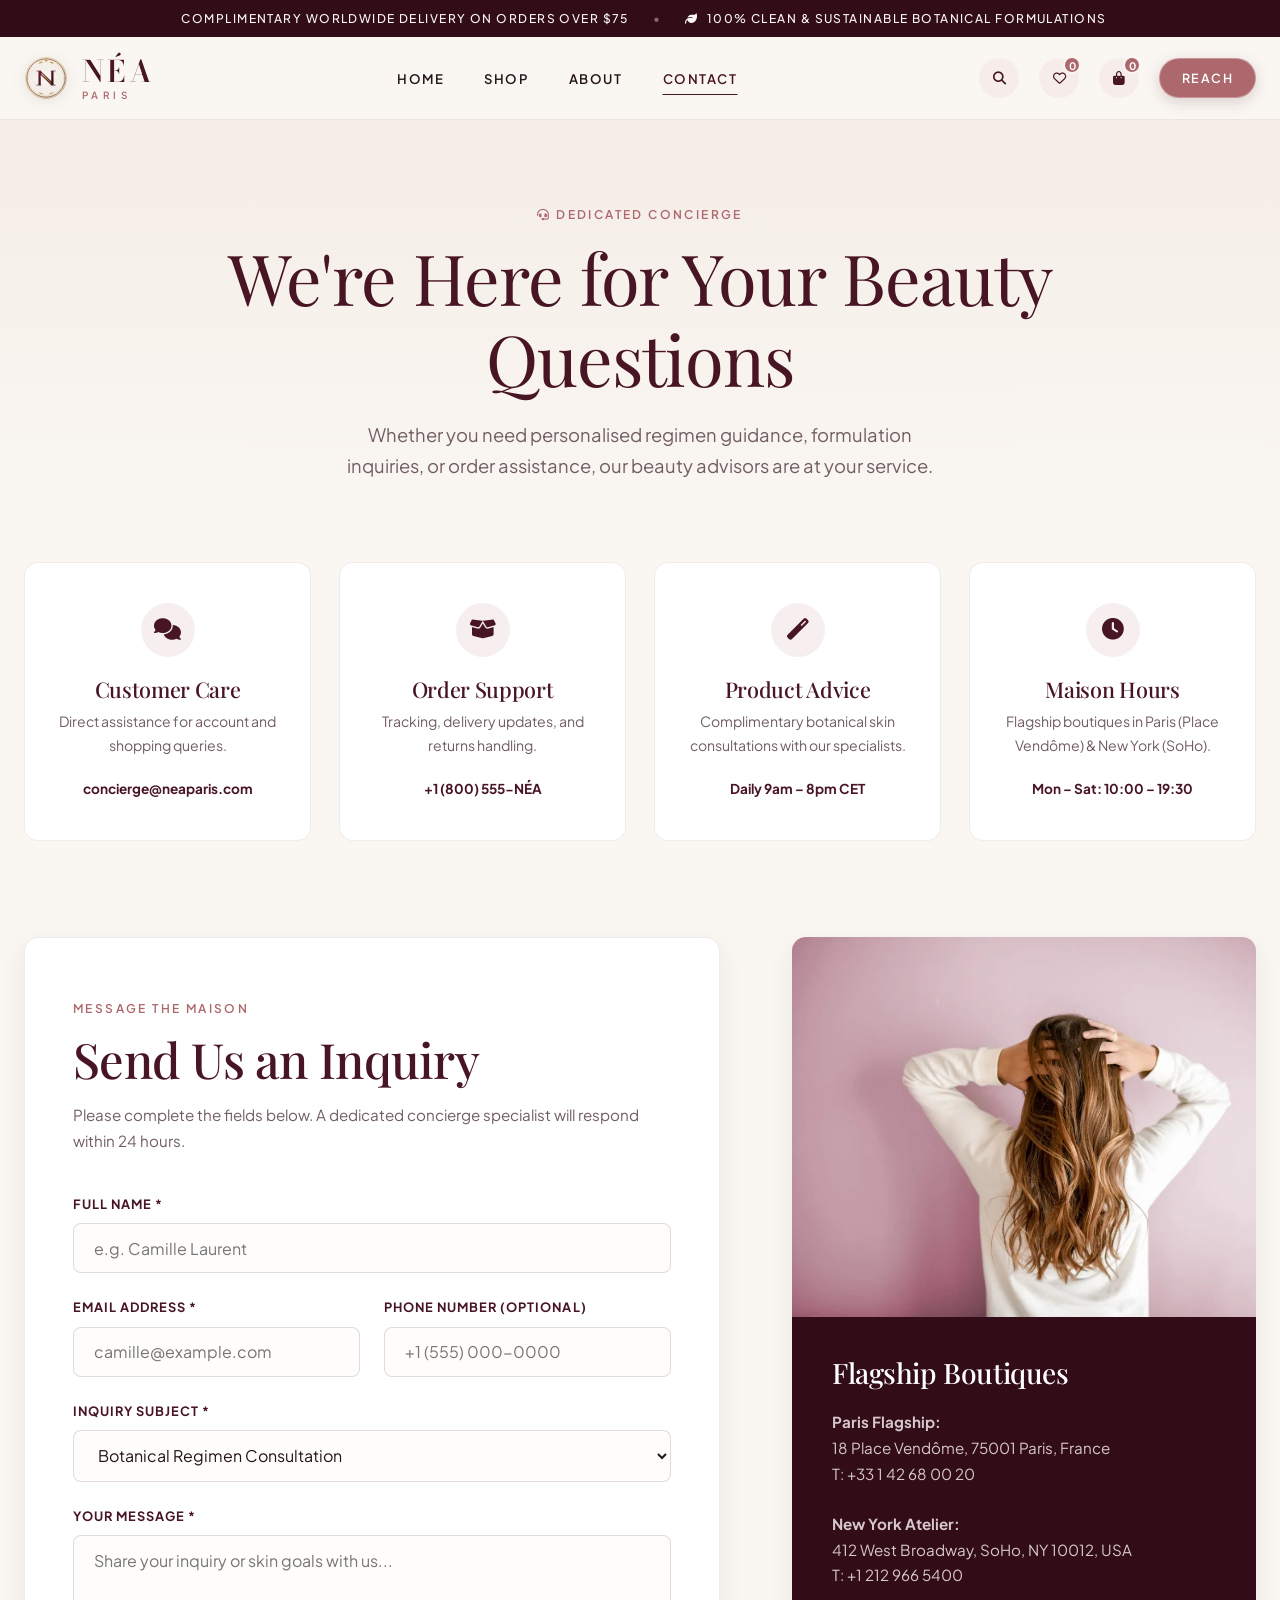
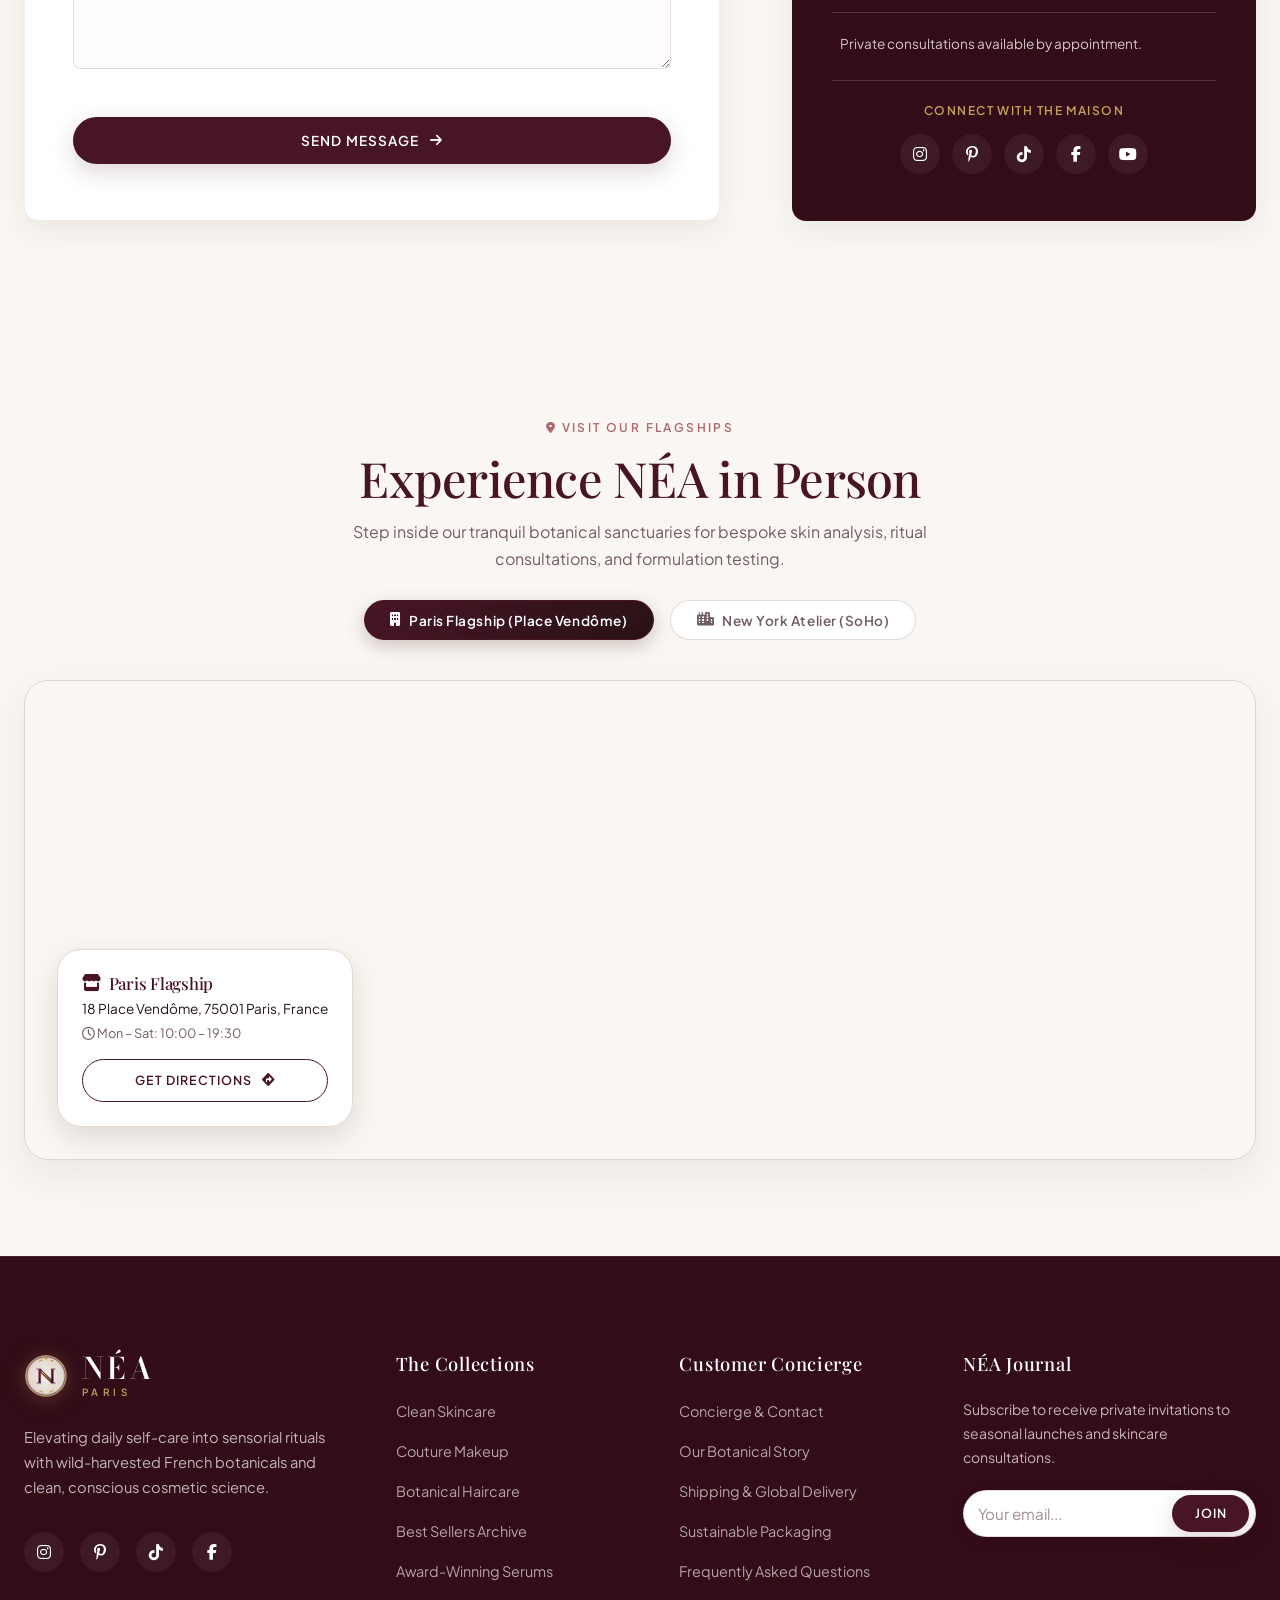
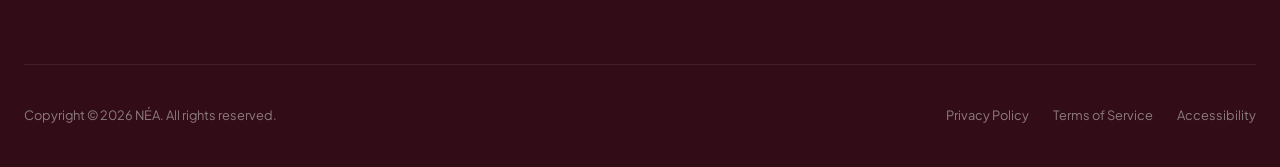
<file: contact.html>
<!DOCTYPE html>
<html lang="en">
<head>
  <meta charset="UTF-8" />
  <meta name="viewport" content="width=device-width, initial-scale=1.0" />
  <title>Customer Concierge & Inquiries — NÉA</title>
  <meta name="description" content="Get in touch with NÉA customer concierge for bespoke skincare advice, order inquiries, and boutique support." />
  
  <!-- Favicon -->
  <link rel="icon" type="image/svg+xml" href="assets/images/favicon.svg" />
  <link rel="alternate icon" href="assets/images/logo-icon.svg" />
  <link rel="apple-touch-icon" href="assets/images/logo-icon.svg" />

  <!-- Icons & Fonts -->
  <link rel="preconnect" href="https://fonts.googleapis.com" />
  <link rel="preconnect" href="https://fonts.gstatic.com" crossorigin />
  <link href="https://fonts.googleapis.com/css2?family=Bodoni+Moda:ital,opsz,wght@0,6..96,400..900;1,6..96,400..900&family=Cinzel:wght@400;500;600;700;800&family=Cormorant+Garamond:ital,wght@0,300;0,400;0,500;0,600;0,700;1,400;1,600&family=Playfair+Display:ital,wght@0,400;0,500;0,600;0,700;1,400;1,600&family=Plus+Jakarta+Sans:wght@300;400;500;600;700&display=swap" rel="stylesheet" />
  <link rel="stylesheet" href="https://cdnjs.cloudflare.com/ajax/libs/font-awesome/6.5.1/css/all.min.css" />
  <link rel="stylesheet" href="assets/css/style.css" />
</head>
<body>

  <!-- Top Announcement Bar -->
  <div class="announcement-bar">
    <span><i class="fas fa-sparkles"></i> Complimentary Worldwide Delivery on Orders Over $75</span>
    <span class="divider-dot">•</span>
    <span><i class="fas fa-leaf"></i> 100% Clean & Sustainable Botanical Formulations</span>
  </div>

  <!-- Header -->
  <header class="site-header" id="siteHeader">
    <div class="container container-wide">
      <div class="nav-wrapper">
        <a href="index.html" class="brand-logo" aria-label="NÉA Home">
          <img src="assets/images/logo-icon.svg" alt="NÉA Emblem" class="brand-logo-img" width="44" height="44" />
          <div class="brand-text-group">
            <span class="brand-name">NÉA</span>
            <span class="brand-sub">PARIS</span>
          </div>
        </a>

        <nav aria-label="Main Navigation">
          <ul class="nav-menu">
            <li><a href="index.html" class="nav-link">Home</a></li>
            <li><a href="shop.html" class="nav-link">Shop</a></li>
            <li><a href="about.html" class="nav-link">About</a></li>
            <li><a href="contact.html" class="nav-link active">Contact</a></li>
          </ul>
        </nav>

        <div class="nav-actions">
          <button class="action-btn" id="headerSearchBtn" aria-label="Search Formulations">
            <i class="fas fa-search"></i>
          </button>
          
          <button class="action-btn" id="headerWishBtn" aria-label="Wishlist">
            <i class="far fa-heart"></i>
            <span class="action-badge" id="headerWishCount">0</span>
          </button>

          <button class="action-btn" id="headerCartBtn" aria-label="Shopping Bag">
            <i class="fas fa-shopping-bag"></i>
            <span class="action-badge" id="headerCartCount">0</span>
          </button>

          <a href="contact.html" class="nav-reach-btn active" aria-label="Reach Out to Us">
            <span>Reach</span>
          </a>

          <button class="mobile-toggle" id="mobileMenuToggle" aria-label="Open Mobile Menu">
            <span></span>
            <span></span>
            <span></span>
          </button>
        </div>
      </div>
    </div>
  </header>

  <!-- Mobile Menu Drawer -->
  <div class="mobile-menu-overlay" id="mobileMenuOverlay">
    <div class="mobile-menu-drawer">
      <div>
        <div class="mobile-menu-header">
          <div class="brand-logo" style="gap: 0.65rem;">
            <img src="assets/images/logo-icon.svg" alt="NÉA Emblem" class="brand-logo-img" width="36" height="36" />
            <div class="brand-text-group">
              <span class="brand-name" style="font-size: 1.35rem;">NÉA</span>
              <span class="brand-sub" style="font-size: 0.52rem; letter-spacing: 0.38em;">PARIS</span>
            </div>
          </div>
          <button class="close-btn" id="mobileMenuClose" aria-label="Close menu">&times;</button>
        </div>

        <!-- Mobile Drawer Quick Actions -->
        <div class="mobile-drawer-actions">
          <button class="mobile-action-card" id="mobileSearchBtn" aria-label="Search Formulations">
            <i class="fas fa-search"></i>
            <span>Search</span>
          </button>
          
          <button class="mobile-action-card" id="mobileWishBtn" aria-label="Wishlist">
            <div class="mobile-icon-wrap">
              <i class="far fa-heart"></i>
              <span class="action-badge" id="mobileWishCount">0</span>
            </div>
            <span>Wishlist</span>
          </button>

          <button class="mobile-action-card" id="mobileCartBtn" aria-label="Shopping Bag">
            <div class="mobile-icon-wrap">
              <i class="fas fa-shopping-bag"></i>
              <span class="action-badge" id="mobileCartCount">0</span>
            </div>
            <span>Bag</span>
          </button>
        </div>

        <ul class="mobile-links">
          <li><a href="index.html" class="mobile-link">Home</a></li>
          <li><a href="shop.html" class="mobile-link">Shop</a></li>
          <li><a href="about.html" class="mobile-link">About</a></li>
          <li><a href="contact.html" class="mobile-link active">Contact</a></li>
        </ul>

        <div style="margin-top: 1.5rem; width: 100%;">
          <a href="contact.html" class="mobile-drawer-reach-btn active">
            <span>Reach Us</span>
            <i class="fas fa-arrow-right"></i>
          </a>
        </div>
      </div>

      <div style="padding-top: 2rem; border-top: 1px solid var(--border-light);">
        <p style="font-size: 0.85rem; color: var(--text-muted); margin-bottom: 1rem;">
          Conscious luxury botanical formulations for radiant skin and hair.
        </p>
        <div class="social-links">
          <a href="#" class="social-link" aria-label="Instagram"><i class="fab fa-instagram"></i></a>
          <a href="#" class="social-link" aria-label="Pinterest"><i class="fab fa-pinterest-p"></i></a>
          <a href="#" class="social-link" aria-label="TikTok"><i class="fab fa-tiktok"></i></a>
        </div>
      </div>
    </div>
  </div>

  <main>
    <!-- Contact Hero -->
    <section class="contact-hero">
      <div class="container container-narrow">
        <span class="eyebrow"><i class="fas fa-headset"></i> Dedicated Concierge</span>
        <h1 style="margin-bottom: 1.25rem;">We're Here for Your Beauty Questions</h1>
        <p style="font-size: 1.15rem; max-width: 620px; margin: 0 auto; color: var(--text-muted);">
          Whether you need personalised regimen guidance, formulation inquiries, or order assistance, our beauty advisors are at your service.
        </p>
      </div>
    </section>

    <!-- Support Cards (Centered Icons, Centered Text, 3D Tilt) -->
    <section style="padding: 1rem 0 5rem;">
      <div class="container container-wide">
        <div class="contact-support-cards">
          
          <!-- Card 1: Customer Care -->
          <div class="tilt-card-wrapper">
            <div class="support-card tilt-card">
              <div class="card-glare"></div>
              <div class="support-icon-wrap">
                <i class="fas fa-comments"></i>
              </div>
              <h3 style="font-size: 1.35rem; margin-bottom: 0.5rem;">Customer Care</h3>
              <p style="font-size: 0.88rem; margin-bottom: 1.25rem;">Direct assistance for account and shopping queries.</p>
              <a href="mailto:concierge@neaparis.com" style="font-weight: 700; color: var(--secondary); font-size: 0.85rem;">concierge@neaparis.com</a>
            </div>
          </div>

          <!-- Card 2: Order Support -->
          <div class="tilt-card-wrapper">
            <div class="support-card tilt-card">
              <div class="card-glare"></div>
              <div class="support-icon-wrap">
                <i class="fas fa-box-open"></i>
              </div>
              <h3 style="font-size: 1.35rem; margin-bottom: 0.5rem;">Order Support</h3>
              <p style="font-size: 0.88rem; margin-bottom: 1.25rem;">Tracking, delivery updates, and returns handling.</p>
              <a href="tel:+18005556327" style="font-weight: 700; color: var(--secondary); font-size: 0.85rem;">+1 (800) 555-NÉA</a>
            </div>
          </div>

          <!-- Card 3: Product Advice -->
          <div class="tilt-card-wrapper">
            <div class="support-card tilt-card">
              <div class="card-glare"></div>
              <div class="support-icon-wrap">
                <i class="fas fa-magic"></i>
              </div>
              <h3 style="font-size: 1.35rem; margin-bottom: 0.5rem;">Product Advice</h3>
              <p style="font-size: 0.88rem; margin-bottom: 1.25rem;">Complimentary botanical skin consultations with our specialists.</p>
              <span style="font-weight: 700; color: var(--secondary); font-size: 0.85rem;">Daily 9am – 8pm CET</span>
            </div>
          </div>

          <!-- Card 4: Business Hours -->
          <div class="tilt-card-wrapper">
            <div class="support-card tilt-card">
              <div class="card-glare"></div>
              <div class="support-icon-wrap">
                <i class="fas fa-clock"></i>
              </div>
              <h3 style="font-size: 1.35rem; margin-bottom: 0.5rem;">Maison Hours</h3>
              <p style="font-size: 0.88rem; margin-bottom: 1.25rem;">Flagship boutiques in Paris (Place Vendôme) & New York (SoHo).</p>
              <span style="font-weight: 700; color: var(--secondary); font-size: 0.85rem;">Mon – Sat: 10:00 – 19:30</span>
            </div>
          </div>

        </div>

        <!-- Main Form & Editorial Box -->
        <div class="contact-main-grid">
          
          <!-- Contact Form with Real-time Validation -->
          <div class="contact-form-box">
            <span class="eyebrow">Message The Maison</span>
            <h2 style="margin-bottom: 1rem;">Send Us an Inquiry</h2>
            <p style="margin-bottom: 2.5rem; font-size: 0.95rem;">
              Please complete the fields below. A dedicated concierge specialist will respond within 24 hours.
            </p>

            <form id="maisonContactForm" novalidate aria-label="Maison Contact Form">
              
              <div class="form-group">
                <label class="form-label" for="contactName">Full Name *</label>
                <input type="text" class="form-control" id="contactName" placeholder="e.g. Camille Laurent" required />
                <span class="form-error-msg">Please enter your full name (minimum 2 characters).</span>
              </div>

              <div class="form-row">
                <div class="form-group">
                  <label class="form-label" for="contactEmail">Email Address *</label>
                  <input type="email" class="form-control" id="contactEmail" placeholder="camille@example.com" required />
                  <span class="form-error-msg">Please enter a valid email address.</span>
                </div>

                <div class="form-group">
                  <label class="form-label" for="contactPhone">Phone Number (Optional)</label>
                  <input type="tel" class="form-control" id="contactPhone" placeholder="+1 (555) 000-0000" />
                </div>
              </div>

              <div class="form-group">
                <label class="form-label" for="contactSubject">Inquiry Subject *</label>
                <select class="form-control" id="contactSubject" required>
                  <option value="consultation">Botanical Regimen Consultation</option>
                  <option value="orders">Order Tracking & Delivery</option>
                  <option value="returns">Returns & Exchanges</option>
                  <option value="ingredients">Formula & Ingredient Safety</option>
                  <option value="press">Press & Boutique Partnerships</option>
                </select>
              </div>

              <div class="form-group">
                <label class="form-label" for="contactMessage">Your Message *</label>
                <textarea class="form-control" id="contactMessage" rows="5" placeholder="Share your inquiry or skin goals with us..." required></textarea>
                <span class="form-error-msg">Please enter your message (at least 10 characters).</span>
              </div>

              <button type="submit" class="btn btn-primary" style="width: 100%; margin-top: 1rem;">
                <span>Send Message</span>
                <i class="fas fa-arrow-right"></i>
              </button>

            </form>
          </div>

          <!-- Editorial Boutique Panel -->
          <div class="contact-editorial-box">
            <img src="assets/images/contact-editorial.webp" alt="NÉA Concierge Flagship Boutique" loading="lazy" />
            <div class="contact-info-panel">
              <h3>Flagship Boutiques</h3>
              <p>
                <strong>Paris Flagship:</strong><br />
                18 Place Vendôme, 75001 Paris, France<br />
                T: +33 1 42 68 00 20
              </p>
              <p>
                <strong>New York Atelier:</strong><br />
                412 West Broadway, SoHo, NY 10012, USA<br />
                T: +1 212 966 5400
              </p>
              <div style="border-top: 1px solid rgba(255, 255, 255, 0.15); padding-top: 1.25rem; font-size: 0.85rem; color: #D5C7CB; margin-bottom: 1.5rem;">
                <i class="fas fa-sparkles" style="color: var(--accent-gold); margin-right: 6px;"></i>
                Private consultations available by appointment.
              </div>

              <!-- Social Media Icons Section (Centered) -->
              <div style="border-top: 1px solid rgba(255, 255, 255, 0.15); padding-top: 1.25rem; text-align: center;">
                <span style="display: block; font-size: 0.75rem; text-transform: uppercase; letter-spacing: 0.12em; color: var(--accent-gold); margin-bottom: 0.85rem; font-weight: 600; text-align: center;">Connect With The Maison</span>
                <div class="social-links" style="display: flex; gap: 0.75rem; justify-content: center;">
                  <a href="#" class="social-link" aria-label="Instagram"><i class="fab fa-instagram"></i></a>
                  <a href="#" class="social-link" aria-label="Pinterest"><i class="fab fa-pinterest-p"></i></a>
                  <a href="#" class="social-link" aria-label="TikTok"><i class="fab fa-tiktok"></i></a>
                  <a href="#" class="social-link" aria-label="Facebook"><i class="fab fa-facebook-f"></i></a>
                  <a href="#" class="social-link" aria-label="YouTube"><i class="fab fa-youtube"></i></a>
                </div>
              </div>
            </div>
          </div>

        </div>

      </div>
    </section>

    <!-- Boutique Interactive Map Section -->
    <section class="boutique-map-section" style="padding: 1rem 0 6rem;">
      <div class="container container-wide">
        
        <div class="map-header-box">
          <span class="eyebrow"><i class="fas fa-map-marker-alt"></i> Visit Our Flagships</span>
          <h2 style="margin-bottom: 0.75rem;">Experience NÉA in Person</h2>
          <p style="max-width: 600px; margin: 0 auto; color: var(--text-muted);">
            Step inside our tranquil botanical sanctuaries for bespoke skin analysis, ritual consultations, and formulation testing.
          </p>
          
          <div class="map-location-tabs">
            <button class="map-tab-btn active" onclick="switchBoutiqueMap('paris')">
              <i class="fas fa-building"></i> Paris Flagship (Place Vendôme)
            </button>
            <button class="map-tab-btn" onclick="switchBoutiqueMap('ny')">
              <i class="fas fa-city"></i> New York Atelier (SoHo)
            </button>
          </div>
        </div>

        <div class="map-container-wrap">
          <!-- Paris Map Frame -->
          <iframe 
            id="mapFrameParis"
            class="boutique-map-iframe active"
            src="https://maps.google.com/maps?q=Place%20Vend%C3%B4me,%20Paris,%20France&t=&z=15&ie=UTF8&iwloc=&output=embed" 
            allowfullscreen="" 
            loading="lazy" 
            referrerpolicy="no-referrer-when-downgrade"
            title="Paris Flagship Boutique Map">
          </iframe>

          <!-- NY Map Frame -->
          <iframe 
            id="mapFrameNY"
            class="boutique-map-iframe"
            src="https://maps.google.com/maps?q=412%20West%20Broadway,%20SoHo,%20New%20York,%20NY%2010012&t=&z=15&ie=UTF8&iwloc=&output=embed" 
            allowfullscreen="" 
            loading="lazy" 
            referrerpolicy="no-referrer-when-downgrade"
            title="New York Atelier Boutique Map">
          </iframe>

          <!-- Floating Info Card Overlay -->
          <div class="map-info-overlay" id="mapOverlayParis">
            <h4><i class="fas fa-store"></i> Paris Flagship</h4>
            <p>18 Place Vendôme, 75001 Paris, France</p>
            <p style="font-size: 0.8rem; color: var(--text-muted); margin-bottom: 1rem;"><i class="far fa-clock"></i> Mon – Sat: 10:00 – 19:30</p>
            <a href="https://maps.google.com/?q=Place+Vendôme+Paris" target="_blank" rel="noopener" class="btn btn-secondary btn-sm" style="width: 100%; text-align: center;">
              <span>Get Directions</span> <i class="fas fa-directions"></i>
            </a>
          </div>

          <div class="map-info-overlay" id="mapOverlayNY" style="display: none;">
            <h4><i class="fas fa-store"></i> New York Atelier</h4>
            <p>412 West Broadway, SoHo, NY 10012, USA</p>
            <p style="font-size: 0.8rem; color: var(--text-muted); margin-bottom: 1rem;"><i class="far fa-clock"></i> Mon – Sat: 11:00 – 19:00</p>
            <a href="https://maps.google.com/?q=412+West+Broadway+SoHo+New+York" target="_blank" rel="noopener" class="btn btn-secondary btn-sm" style="width: 100%; text-align: center;">
              <span>Get Directions</span> <i class="fas fa-directions"></i>
            </a>
          </div>
        </div>

      </div>
    </section>
  </main>

  <!-- Side Cart Drawer -->
  <div class="cart-drawer-overlay" id="cartDrawerOverlay">
    <aside class="cart-drawer" aria-label="Shopping Bag Drawer">
      <div class="cart-header">
        <h3>Your Beauty Bag</h3>
        <button class="close-btn" id="cartDrawerClose" aria-label="Close Bag">&times;</button>
      </div>

      <div class="shipping-progress-bar">
        <div class="progress-text" id="shippingProgressText">
          <span>Complimentary Shipping at $75</span>
          <span>0%</span>
        </div>
        <div class="progress-track">
          <div class="progress-fill" id="shippingProgressFill" style="width: 0%;"></div>
        </div>
      </div>

      <div class="cart-items-list" id="cartItemsList">
        <!-- Rendered by main.js -->
      </div>

      <div class="cart-footer">
        <div class="cart-subtotal-row">
          <span>Estimated Subtotal</span>
          <strong id="cartSubtotalAmount">$0.00</strong>
        </div>
        <button class="btn btn-primary" style="width: 100%;" onclick="showToast('Proceeding to secure checkout...', 'fa-lock')">
          <span>Checkout Securely</span>
          <i class="fas fa-arrow-right"></i>
        </button>
        <p style="text-align: center; font-size: 0.75rem; color: var(--text-light); margin-top: 0.75rem;">
          Taxes and shipping calculated at checkout.
        </p>
      </div>
    </aside>
  </div>

  <!-- Quick View Modal -->
  <div class="quickview-modal-overlay" id="quickViewModal">
    <div class="quickview-dialog">
      <button class="quickview-close-btn" onclick="closeQuickView()" aria-label="Close Quick View">&times;</button>
      <div id="quickViewContent">
        <!-- Injected via JavaScript -->
      </div>
    </div>
  </div>

  <!-- Live Search Overlay Modal -->
  <div class="search-modal-overlay" id="searchModalOverlay">
    <div class="search-modal-inner">
      <div class="search-header-row">
        <button class="close-btn" id="searchModalClose" aria-label="Close Search">&times;</button>
      </div>
      <input type="text" class="search-input-field" id="liveSearchInput" placeholder="Search formulas, categories, ingredients..." aria-label="Search Catalog" />
      <div class="search-results-grid" id="searchResultsGrid">
        <!-- Injected via JavaScript -->
      </div>
    </div>
  </div>

  <!-- Footer -->
  <footer class="site-footer">
    <div class="container container-wide">
      <div class="footer-top-grid">
        <div class="footer-brand">
          <a href="index.html" class="brand-logo footer-brand-logo" aria-label="NÉA Home">
            <img src="assets/images/logo-icon.svg" alt="NÉA Emblem" class="brand-logo-img footer-logo-img" width="44" height="44" />
            <div class="brand-text-group">
              <span class="brand-name">NÉA</span>
              <span class="brand-sub">PARIS</span>
            </div>
          </a>
          <p>
            Elevating daily self-care into sensorial rituals with wild-harvested French botanicals and clean, conscious cosmetic science.
          </p>
          <div class="social-links">
            <a href="#" class="social-link" aria-label="Instagram"><i class="fab fa-instagram"></i></a>
            <a href="#" class="social-link" aria-label="Pinterest"><i class="fab fa-pinterest-p"></i></a>
            <a href="#" class="social-link" aria-label="TikTok"><i class="fab fa-tiktok"></i></a>
            <a href="#" class="social-link" aria-label="Facebook"><i class="fab fa-facebook-f"></i></a>
          </div>
        </div>

        <div class="footer-col">
          <h4>The Collections</h4>
          <ul class="footer-links">
            <li><a href="shop.html?category=skincare">Clean Skincare</a></li>
            <li><a href="shop.html?category=makeup">Couture Makeup</a></li>
            <li><a href="shop.html?category=haircare">Botanical Haircare</a></li>
            <li><a href="shop.html">Best Sellers Archive</a></li>
            <li><a href="shop.html">Award-Winning Serums</a></li>
          </ul>
        </div>

        <div class="footer-col">
          <h4>Customer Concierge</h4>
          <ul class="footer-links">
            <li><a href="contact.html">Concierge & Contact</a></li>
            <li><a href="about.html">Our Botanical Story</a></li>
            <li><a href="contact.html">Shipping & Global Delivery</a></li>
            <li><a href="contact.html">Sustainable Packaging</a></li>
            <li><a href="contact.html">Frequently Asked Questions</a></li>
          </ul>
        </div>

        <div class="footer-col">
          <h4>NÉA Journal</h4>
          <p style="color: #C5B5BA; font-size: 0.88rem; margin-bottom: 1.25rem;">
            Subscribe to receive private invitations to seasonal launches and skincare consultations.
          </p>
          <form class="newsletter-form" style="padding: 4px 6px 4px 14px;">
            <input type="email" class="newsletter-input" placeholder="Your email..." required style="color: #fff;" />
            <button type="submit" class="btn btn-primary btn-sm">Join</button>
          </form>
        </div>
      </div>

      <div class="footer-bottom">
        <div>
          Copyright &copy; 2026 NÉA. All rights reserved.
        </div>
        <div class="footer-legal-links">
          <a href="#">Privacy Policy</a>
          <a href="#">Terms of Service</a>
          <a href="#">Accessibility</a>
        </div>
      </div>
    </div>
  </footer>

  <!-- Fixed Floating Scroll to Top Button -->
  <a href="#" class="back-to-top" aria-label="Scroll to Top"><i class="fas fa-arrow-up"></i></a>

  <script src="assets/js/main.js"></script>
</body>
</html>
</file>
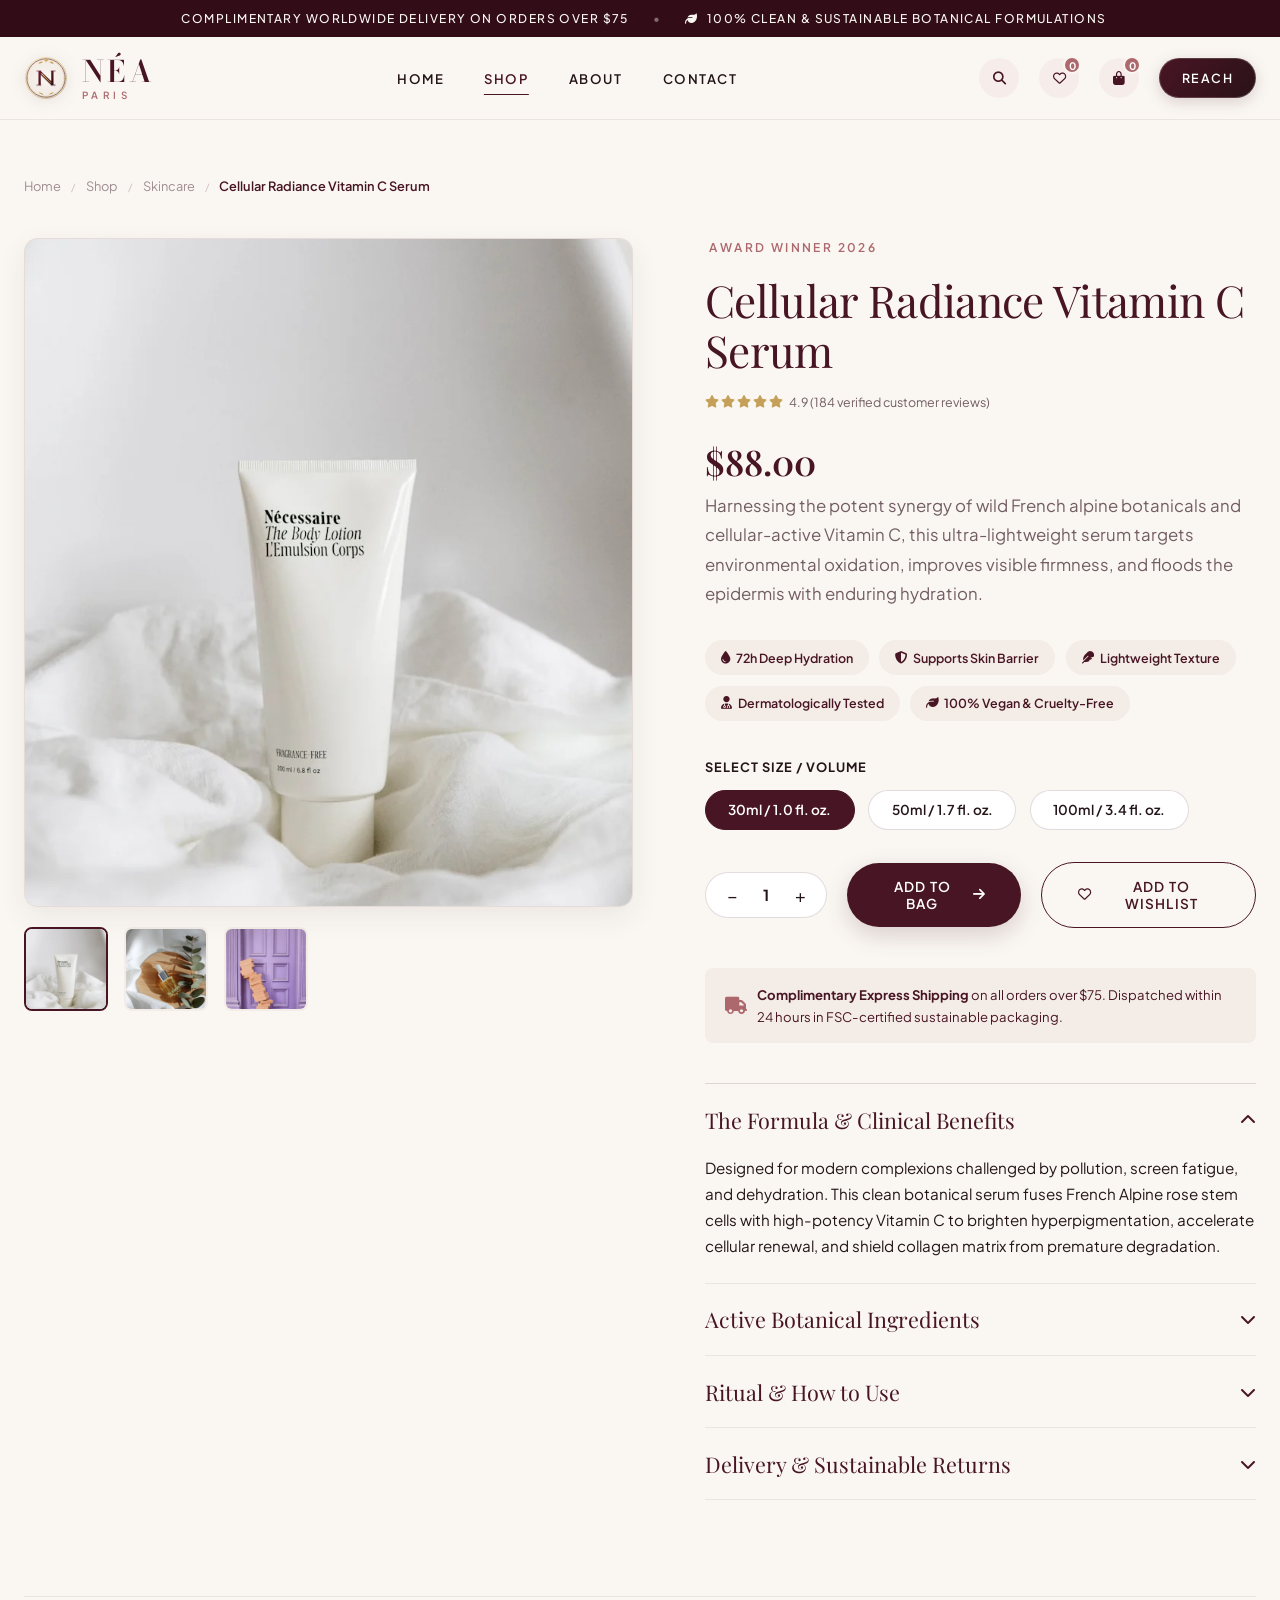
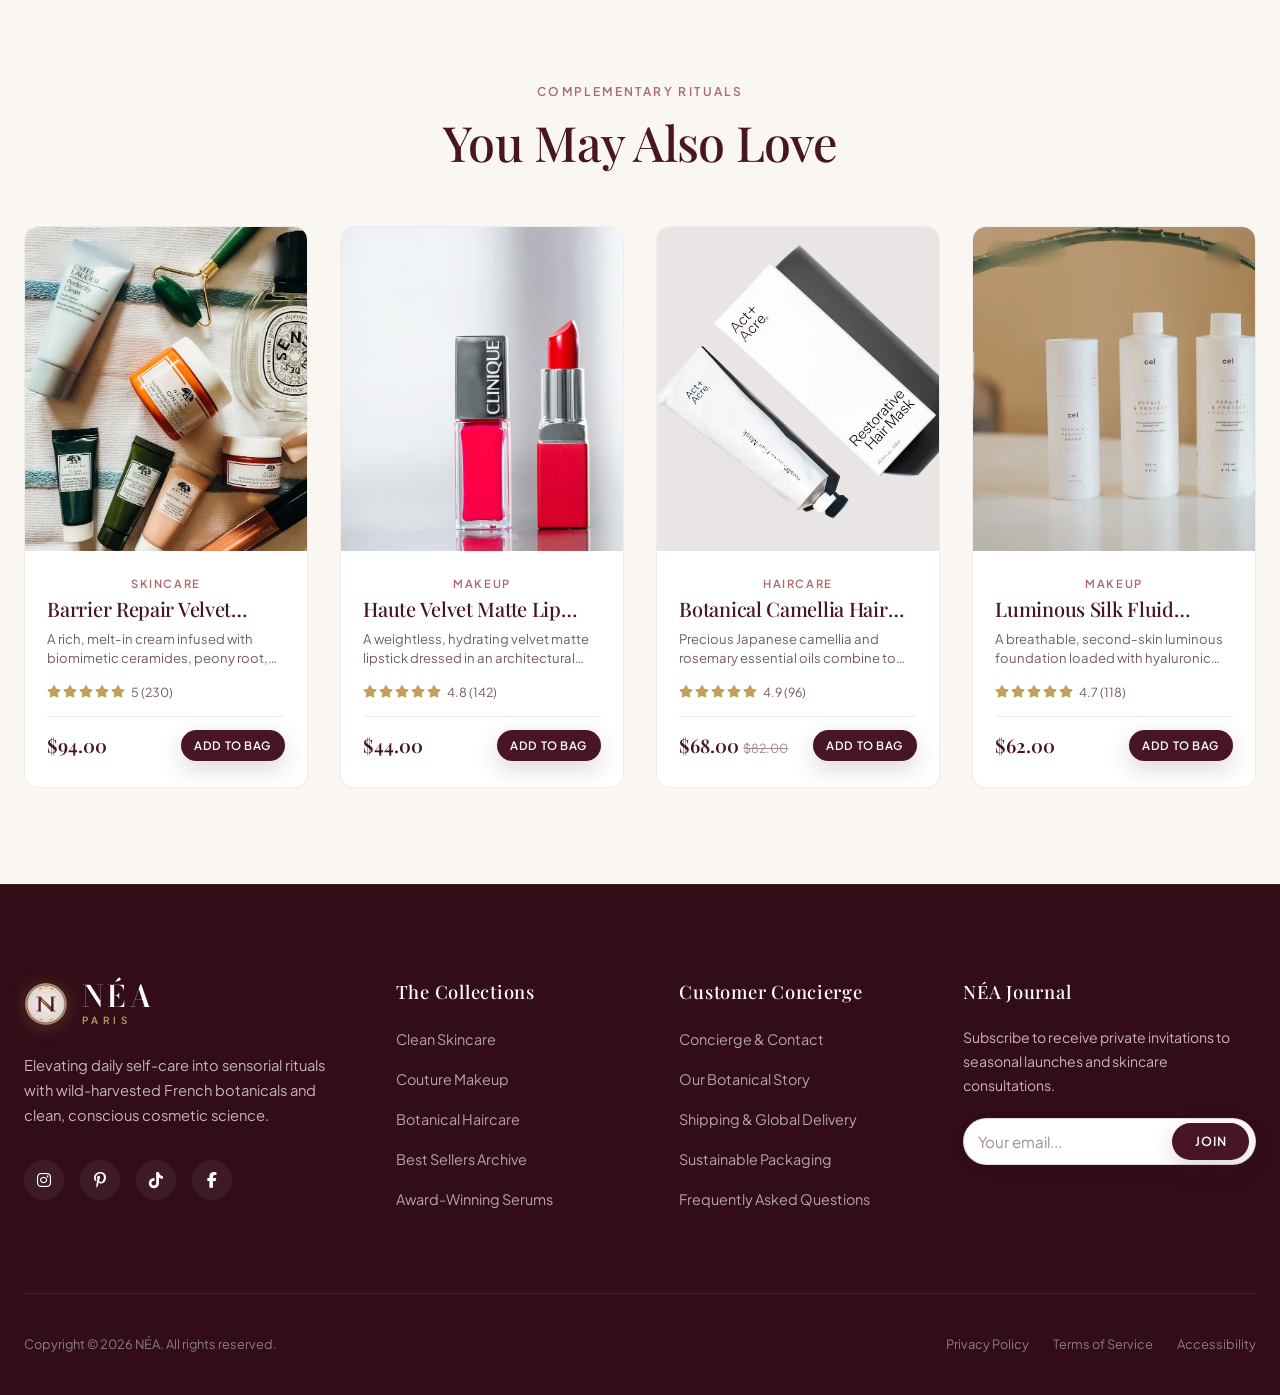
<file: product-details.html>
<!DOCTYPE html>
<html lang="en">
<head>
  <meta charset="UTF-8" />
  <meta name="viewport" content="width=device-width, initial-scale=1.0" />
  <title>Cellular Radiance Vitamin C Serum — NÉA</title>
  <meta name="description" content="Cellular Radiance Vitamin C Serum by NÉA. Formulated with 15% active Vitamin C, Damascus rose water, and fermented squalane." />
  
  <!-- Favicon -->
  <link rel="icon" type="image/svg+xml" href="assets/images/favicon.svg" />
  <link rel="alternate icon" href="assets/images/logo-icon.svg" />
  <link rel="apple-touch-icon" href="assets/images/logo-icon.svg" />

  <!-- Icons & Fonts -->
  <link rel="preconnect" href="https://fonts.googleapis.com" />
  <link rel="preconnect" href="https://fonts.gstatic.com" crossorigin />
  <link href="https://fonts.googleapis.com/css2?family=Bodoni+Moda:ital,opsz,wght@0,6..96,400..900;1,6..96,400..900&family=Cinzel:wght@400;500;600;700;800&family=Cormorant+Garamond:ital,wght@0,300;0,400;0,500;0,600;0,700;1,400;1,600&family=Playfair+Display:ital,wght@0,400;0,500;0,600;0,700;1,400;1,600&family=Plus+Jakarta+Sans:wght@300;400;500;600;700&display=swap" rel="stylesheet" />
  <link rel="stylesheet" href="https://cdnjs.cloudflare.com/ajax/libs/font-awesome/6.5.1/css/all.min.css" />
  <link rel="stylesheet" href="assets/css/style.css" />
</head>
<body>

  <!-- Top Announcement Bar -->
  <div class="announcement-bar">
    <span><i class="fas fa-sparkles"></i> Complimentary Worldwide Delivery on Orders Over $75</span>
    <span class="divider-dot">•</span>
    <span><i class="fas fa-leaf"></i> 100% Clean & Sustainable Botanical Formulations</span>
  </div>

  <!-- Header -->
  <header class="site-header" id="siteHeader">
    <div class="container container-wide">
      <div class="nav-wrapper">
        <a href="index.html" class="brand-logo" aria-label="NÉA Home">
          <img src="assets/images/logo-icon.svg" alt="NÉA Emblem" class="brand-logo-img" width="44" height="44" />
          <div class="brand-text-group">
            <span class="brand-name">NÉA</span>
            <span class="brand-sub">PARIS</span>
          </div>
        </a>

        <nav aria-label="Main Navigation">
          <ul class="nav-menu">
            <li><a href="index.html" class="nav-link">Home</a></li>
            <li><a href="shop.html" class="nav-link active">Shop</a></li>
            <li><a href="about.html" class="nav-link">About</a></li>
            <li><a href="contact.html" class="nav-link">Contact</a></li>
          </ul>
        </nav>

        <div class="nav-actions">
          <button class="action-btn" id="headerSearchBtn" aria-label="Search Formulations">
            <i class="fas fa-search"></i>
          </button>
          
          <button class="action-btn" id="headerWishBtn" aria-label="Wishlist">
            <i class="far fa-heart"></i>
            <span class="action-badge" id="headerWishCount">0</span>
          </button>

          <button class="action-btn" id="headerCartBtn" aria-label="Shopping Bag">
            <i class="fas fa-shopping-bag"></i>
            <span class="action-badge" id="headerCartCount">0</span>
          </button>

          <a href="contact.html" class="nav-reach-btn" aria-label="Reach Out to Us">
            <span>Reach</span>
          </a>

          <button class="mobile-toggle" id="mobileMenuToggle" aria-label="Open Mobile Menu">
            <span></span>
            <span></span>
            <span></span>
          </button>
        </div>
      </div>
    </div>
  </header>

  <!-- Mobile Menu Drawer -->
  <div class="mobile-menu-overlay" id="mobileMenuOverlay">
    <div class="mobile-menu-drawer">
      <div>
        <div class="mobile-menu-header">
          <div class="brand-logo" style="gap: 0.65rem;">
            <img src="assets/images/logo-icon.svg" alt="NÉA Emblem" class="brand-logo-img" width="36" height="36" />
            <div class="brand-text-group">
              <span class="brand-name" style="font-size: 1.35rem;">NÉA</span>
              <span class="brand-sub" style="font-size: 0.52rem; letter-spacing: 0.38em;">PARIS</span>
            </div>
          </div>
          <button class="close-btn" id="mobileMenuClose" aria-label="Close menu">&times;</button>
        </div>

        <!-- Mobile Drawer Quick Actions -->
        <div class="mobile-drawer-actions">
          <button class="mobile-action-card" id="mobileSearchBtn" aria-label="Search Formulations">
            <i class="fas fa-search"></i>
            <span>Search</span>
          </button>
          
          <button class="mobile-action-card" id="mobileWishBtn" aria-label="Wishlist">
            <div class="mobile-icon-wrap">
              <i class="far fa-heart"></i>
              <span class="action-badge" id="mobileWishCount">0</span>
            </div>
            <span>Wishlist</span>
          </button>

          <button class="mobile-action-card" id="mobileCartBtn" aria-label="Shopping Bag">
            <div class="mobile-icon-wrap">
              <i class="fas fa-shopping-bag"></i>
              <span class="action-badge" id="mobileCartCount">0</span>
            </div>
            <span>Bag</span>
          </button>
        </div>

        <ul class="mobile-links">
          <li><a href="index.html" class="mobile-link">Home</a></li>
          <li><a href="shop.html" class="mobile-link active">Shop</a></li>
          <li><a href="about.html" class="mobile-link">About</a></li>
          <li><a href="contact.html" class="mobile-link">Contact</a></li>
        </ul>

        <div style="margin-top: 1.5rem; width: 100%;">
          <a href="contact.html" class="mobile-drawer-reach-btn">
            <span>Reach Us</span>
            <i class="fas fa-arrow-right"></i>
          </a>
        </div>
      </div>

      <div style="padding-top: 2rem; border-top: 1px solid var(--border-light);">
        <p style="font-size: 0.85rem; color: var(--text-muted); margin-bottom: 1rem;">
          Conscious luxury botanical formulations for radiant skin and hair.
        </p>
        <div class="social-links">
          <a href="#" class="social-link" aria-label="Instagram"><i class="fab fa-instagram"></i></a>
          <a href="#" class="social-link" aria-label="Pinterest"><i class="fab fa-pinterest-p"></i></a>
          <a href="#" class="social-link" aria-label="TikTok"><i class="fab fa-tiktok"></i></a>
        </div>
      </div>
    </div>
  </div>

  <main>
    <section class="pdp-section" id="pdpContainer">
      <div class="container container-wide">
        
        <!-- Breadcrumb Navigation -->
        <nav class="breadcrumb-nav" aria-label="Breadcrumb">
          <a href="index.html">Home</a>
          <span class="divider">/</span>
          <a href="shop.html">Shop</a>
          <span class="divider">/</span>
          <span id="pdpCategory">Skincare</span>
          <span class="divider">/</span>
          <span id="pdpBreadcrumbTitle" style="color: var(--secondary); font-weight: 600;">Cellular Radiance Serum</span>
        </nav>

        <!-- Product Details 2-Column Grid -->
        <div class="pdp-grid">
          
          <!-- Product Gallery with Zoom & Thumbnails -->
          <div class="pdp-gallery">
            <div class="pdp-main-image-wrap" id="pdpMainWrap">
              <img src="assets/images/radiance-serum.webp" alt="Cellular Radiance Vitamin C Serum" id="pdpMainImage" />
            </div>
            
            <div class="pdp-thumbs" id="pdpThumbs">
              <!-- Thumbnails generated dynamically by main.js -->
            </div>
          </div>

          <!-- Product Info & Purchase Controls -->
          <div class="pdp-info">
            <span class="eyebrow"><i class="fas fa-sparkles"></i> Award Winner 2026</span>
            <h1 class="pdp-title" id="pdpTitle">Cellular Radiance Vitamin C Serum</h1>

            <div class="pdp-meta-row">
              <div class="product-rating-box" style="margin-bottom: 0;">
                <div class="star-icons">
                  <i class="fas fa-star"></i><i class="fas fa-star"></i><i class="fas fa-star"></i><i class="fas fa-star"></i><i class="fas fa-star"></i>
                </div>
                <span id="pdpRating">4.9 (184 verified reviews)</span>
              </div>
            </div>

            <div class="pdp-price" id="pdpPrice">$88.00</div>
            
            <p class="pdp-desc" id="pdpDesc">
              A multi-correctional botanical elixir formulated with 15% stabilised Vitamin C, Damascus rose water, and fermented squalane to restore luminous radiance and strengthen the epidermal barrier.
            </p>

            <!-- Key Benefit Badges -->
            <div class="pdp-benefits-tags">
              <span class="benefit-badge"><i class="fas fa-tint"></i> 72h Deep Hydration</span>
              <span class="benefit-badge"><i class="fas fa-shield-alt"></i> Supports Skin Barrier</span>
              <span class="benefit-badge"><i class="fas fa-feather"></i> Lightweight Texture</span>
              <span class="benefit-badge"><i class="fas fa-user-md"></i> Dermatologically Tested</span>
              <span class="benefit-badge"><i class="fas fa-leaf"></i> 100% Vegan & Cruelty-Free</span>
            </div>

            <!-- Variant Selector -->
            <div class="variant-selector-group">
              <span class="selector-label">Select Size / Volume</span>
              <div class="size-options" id="pdpVariantsWrap">
                <button class="size-btn active">30ml / 1.0 fl. oz.</button>
                <button class="size-btn">50ml / 1.7 fl. oz.</button>
                <button class="size-btn">100ml / 3.4 fl. oz.</button>
              </div>
            </div>

            <!-- Purchase Row -->
            <div class="pdp-purchase-row">
              <div class="quantity-control">
                <button class="qty-btn" onclick="changePDPQuantity(-1)" aria-label="Decrease quantity">−</button>
                <span class="qty-val" id="pdpQuantity">1</span>
                <button class="qty-btn" onclick="changePDPQuantity(1)" aria-label="Increase quantity">+</button>
              </div>

              <button class="btn btn-primary" id="pdpAddToBagBtn" style="flex-grow: 1;">
                <span>Add to Bag</span>
                <i class="fas fa-arrow-right"></i>
              </button>

              <button class="btn btn-secondary" id="pdpWishlistBtn">
                <i class="far fa-heart"></i> Add to Wishlist
              </button>
            </div>

            <!-- Shipping Note -->
            <div style="background: var(--surface-soft); padding: 1rem 1.25rem; border-radius: var(--radius-sm); font-size: 0.82rem; color: var(--secondary); margin-bottom: 2.5rem; display: flex; align-items: center; gap: 10px;">
              <i class="fas fa-truck" style="font-size: 1.1rem; color: var(--primary-deep);"></i>
              <div>
                <strong>Complimentary Express Shipping</strong> on all orders over $75. Dispatched within 24 hours in FSC-certified sustainable packaging.
              </div>
            </div>

            <!-- Accordion Details -->
            <div class="accordion-group">
              <!-- Item 1: Description -->
              <div class="accordion-item active">
                <button class="accordion-trigger">
                  <span>The Formula & Clinical Benefits</span>
                  <i class="fas fa-chevron-down"></i>
                </button>
                <div class="accordion-content" style="max-height: 300px;">
                  <div class="accordion-content-inner">
                    Designed for modern complexions challenged by pollution, screen fatigue, and dehydration. This clean botanical serum fuses French Alpine rose stem cells with high-potency Vitamin C to brighten hyperpigmentation, accelerate cellular renewal, and shield collagen matrix from premature degradation.
                  </div>
                </div>
              </div>

              <!-- Item 2: Ingredients -->
              <div class="accordion-item">
                <button class="accordion-trigger">
                  <span>Active Botanical Ingredients</span>
                  <i class="fas fa-chevron-down"></i>
                </button>
                <div class="accordion-content">
                  <div class="accordion-content-inner">
                    <strong>Hero Ingredients:</strong><br />
                    • <strong>15% THD Ascorbate (Stabilised Vitamin C):</strong> Deep penetrating lipid-soluble antioxidant that brightens without irritation.<br />
                    • <strong>Rosa Damascena Flower Water:</strong> Distilled in Grasse, France to soothe, calm micro-redness, and balance natural moisture.<br />
                    • <strong>Fermented Sugarcane Squalane:</strong> 100% bio-compatible lipid that replenishes essential barrier moisture without clogging pores.<br />
                    • <strong>Niacinamide (Vitamin B3):</strong> Refines enlarged pore appearance and evens skin tone.
                  </div>
                </div>
              </div>

              <!-- Item 3: How to Use -->
              <div class="accordion-item">
                <button class="accordion-trigger">
                  <span>Ritual & How to Use</span>
                  <i class="fas fa-chevron-down"></i>
                </button>
                <div class="accordion-content">
                  <div class="accordion-content-inner">
                    Morning and evening, dispense 3 to 4 golden drops onto fingertips. Gently press and glide across cleansed face, neck, and décolletage in upward sweeping motions. Allow 60 seconds for cellular absorption before following with your Barrier Repair Velvet Moisturizer. Always wear SPF during daytime.
                  </div>
                </div>
              </div>

              <!-- Item 4: Delivery & Returns -->
              <div class="accordion-item">
                <button class="accordion-trigger">
                  <span>Delivery & Sustainable Returns</span>
                  <i class="fas fa-chevron-down"></i>
                </button>
                <div class="accordion-content">
                  <div class="accordion-content-inner">
                    All orders are hand-packaged in recyclable paper boxes with biodegradable vegetable inks. We offer complimentary 30-day returns on all unopened products. Contact our customer concierge for seamless assistance.
                  </div>
                </div>
              </div>
            </div>

          </div>

        </div>

        <!-- Section: You May Also Love -->
        <div style="padding-top: 5rem; border-top: 1px solid var(--border-light);">
          <div style="text-align: center; margin-bottom: 3.5rem;">
            <span class="eyebrow">Complementary Rituals</span>
            <h2>You May Also Love</h2>
          </div>

          <div class="product-grid-home" id="pdpRelatedGrid">
            <!-- 4 Related Cards injected by main.js -->
          </div>
        </div>

      </div>
    </section>
  </main>

  <!-- Side Cart Drawer -->
  <div class="cart-drawer-overlay" id="cartDrawerOverlay">
    <aside class="cart-drawer" aria-label="Shopping Bag Drawer">
      <div class="cart-header">
        <h3>Your Beauty Bag</h3>
        <button class="close-btn" id="cartDrawerClose" aria-label="Close Bag">&times;</button>
      </div>

      <div class="shipping-progress-bar">
        <div class="progress-text" id="shippingProgressText">
          <span>Complimentary Shipping at $75</span>
          <span>0%</span>
        </div>
        <div class="progress-track">
          <div class="progress-fill" id="shippingProgressFill" style="width: 0%;"></div>
        </div>
      </div>

      <div class="cart-items-list" id="cartItemsList">
        <!-- Rendered by main.js -->
      </div>

      <div class="cart-footer">
        <div class="cart-subtotal-row">
          <span>Estimated Subtotal</span>
          <strong id="cartSubtotalAmount">$0.00</strong>
        </div>
        <button class="btn btn-primary" style="width: 100%;" onclick="showToast('Proceeding to secure checkout...', 'fa-lock')">
          <span>Checkout Securely</span>
          <i class="fas fa-arrow-right"></i>
        </button>
        <p style="text-align: center; font-size: 0.75rem; color: var(--text-light); margin-top: 0.75rem;">
          Taxes and shipping calculated at checkout.
        </p>
      </div>
    </aside>
  </div>

  <!-- Quick View Modal -->
  <div class="quickview-modal-overlay" id="quickViewModal">
    <div class="quickview-dialog">
      <button class="quickview-close-btn" onclick="closeQuickView()" aria-label="Close Quick View">&times;</button>
      <div id="quickViewContent">
        <!-- Injected via JavaScript -->
      </div>
    </div>
  </div>

  <!-- Live Search Overlay Modal -->
  <div class="search-modal-overlay" id="searchModalOverlay">
    <div class="search-modal-inner">
      <div class="search-header-row">
        <button class="close-btn" id="searchModalClose" aria-label="Close Search">&times;</button>
      </div>
      <input type="text" class="search-input-field" id="liveSearchInput" placeholder="Search formulas, categories, ingredients..." aria-label="Search Catalog" />
      <div class="search-results-grid" id="searchResultsGrid">
        <!-- Injected via JavaScript -->
      </div>
    </div>
  </div>

  <!-- Footer -->
  <footer class="site-footer">
    <div class="container container-wide">
      <div class="footer-top-grid">
        <div class="footer-brand">
          <a href="index.html" class="brand-logo footer-brand-logo" aria-label="NÉA Home">
            <img src="assets/images/logo-icon.svg" alt="NÉA Emblem" class="brand-logo-img footer-logo-img" width="44" height="44" />
            <div class="brand-text-group">
              <span class="brand-name">NÉA</span>
              <span class="brand-sub">PARIS</span>
            </div>
          </a>
          <p>
            Elevating daily self-care into sensorial rituals with wild-harvested French botanicals and clean, conscious cosmetic science.
          </p>
          <div class="social-links">
            <a href="#" class="social-link" aria-label="Instagram"><i class="fab fa-instagram"></i></a>
            <a href="#" class="social-link" aria-label="Pinterest"><i class="fab fa-pinterest-p"></i></a>
            <a href="#" class="social-link" aria-label="TikTok"><i class="fab fa-tiktok"></i></a>
            <a href="#" class="social-link" aria-label="Facebook"><i class="fab fa-facebook-f"></i></a>
          </div>
        </div>

        <div class="footer-col">
          <h4>The Collections</h4>
          <ul class="footer-links">
            <li><a href="shop.html?category=skincare">Clean Skincare</a></li>
            <li><a href="shop.html?category=makeup">Couture Makeup</a></li>
            <li><a href="shop.html?category=haircare">Botanical Haircare</a></li>
            <li><a href="shop.html">Best Sellers Archive</a></li>
            <li><a href="shop.html">Award-Winning Serums</a></li>
          </ul>
        </div>

        <div class="footer-col">
          <h4>Customer Concierge</h4>
          <ul class="footer-links">
            <li><a href="contact.html">Concierge & Contact</a></li>
            <li><a href="about.html">Our Botanical Story</a></li>
            <li><a href="contact.html">Shipping & Global Delivery</a></li>
            <li><a href="contact.html">Sustainable Packaging</a></li>
            <li><a href="contact.html">Frequently Asked Questions</a></li>
          </ul>
        </div>

        <div class="footer-col">
          <h4>NÉA Journal</h4>
          <p style="color: #C5B5BA; font-size: 0.88rem; margin-bottom: 1.25rem;">
            Subscribe to receive private invitations to seasonal launches and skincare consultations.
          </p>
          <form class="newsletter-form" style="padding: 4px 6px 4px 14px;">
            <input type="email" class="newsletter-input" placeholder="Your email..." required style="color: #fff;" />
            <button type="submit" class="btn btn-primary btn-sm">Join</button>
          </form>
        </div>
      </div>

      <div class="footer-bottom">
        <div>
          Copyright &copy; 2026 NÉA. All rights reserved.
        </div>
        <div class="footer-legal-links">
          <a href="#">Privacy Policy</a>
          <a href="#">Terms of Service</a>
          <a href="#">Accessibility</a>
        </div>
      </div>
    </div>
  </footer>

  <!-- Fixed Floating Scroll to Top Button -->
  <a href="#" class="back-to-top" aria-label="Scroll to Top"><i class="fas fa-arrow-up"></i></a>

  <script src="assets/js/main.js"></script>
</body>
</html>
</file>
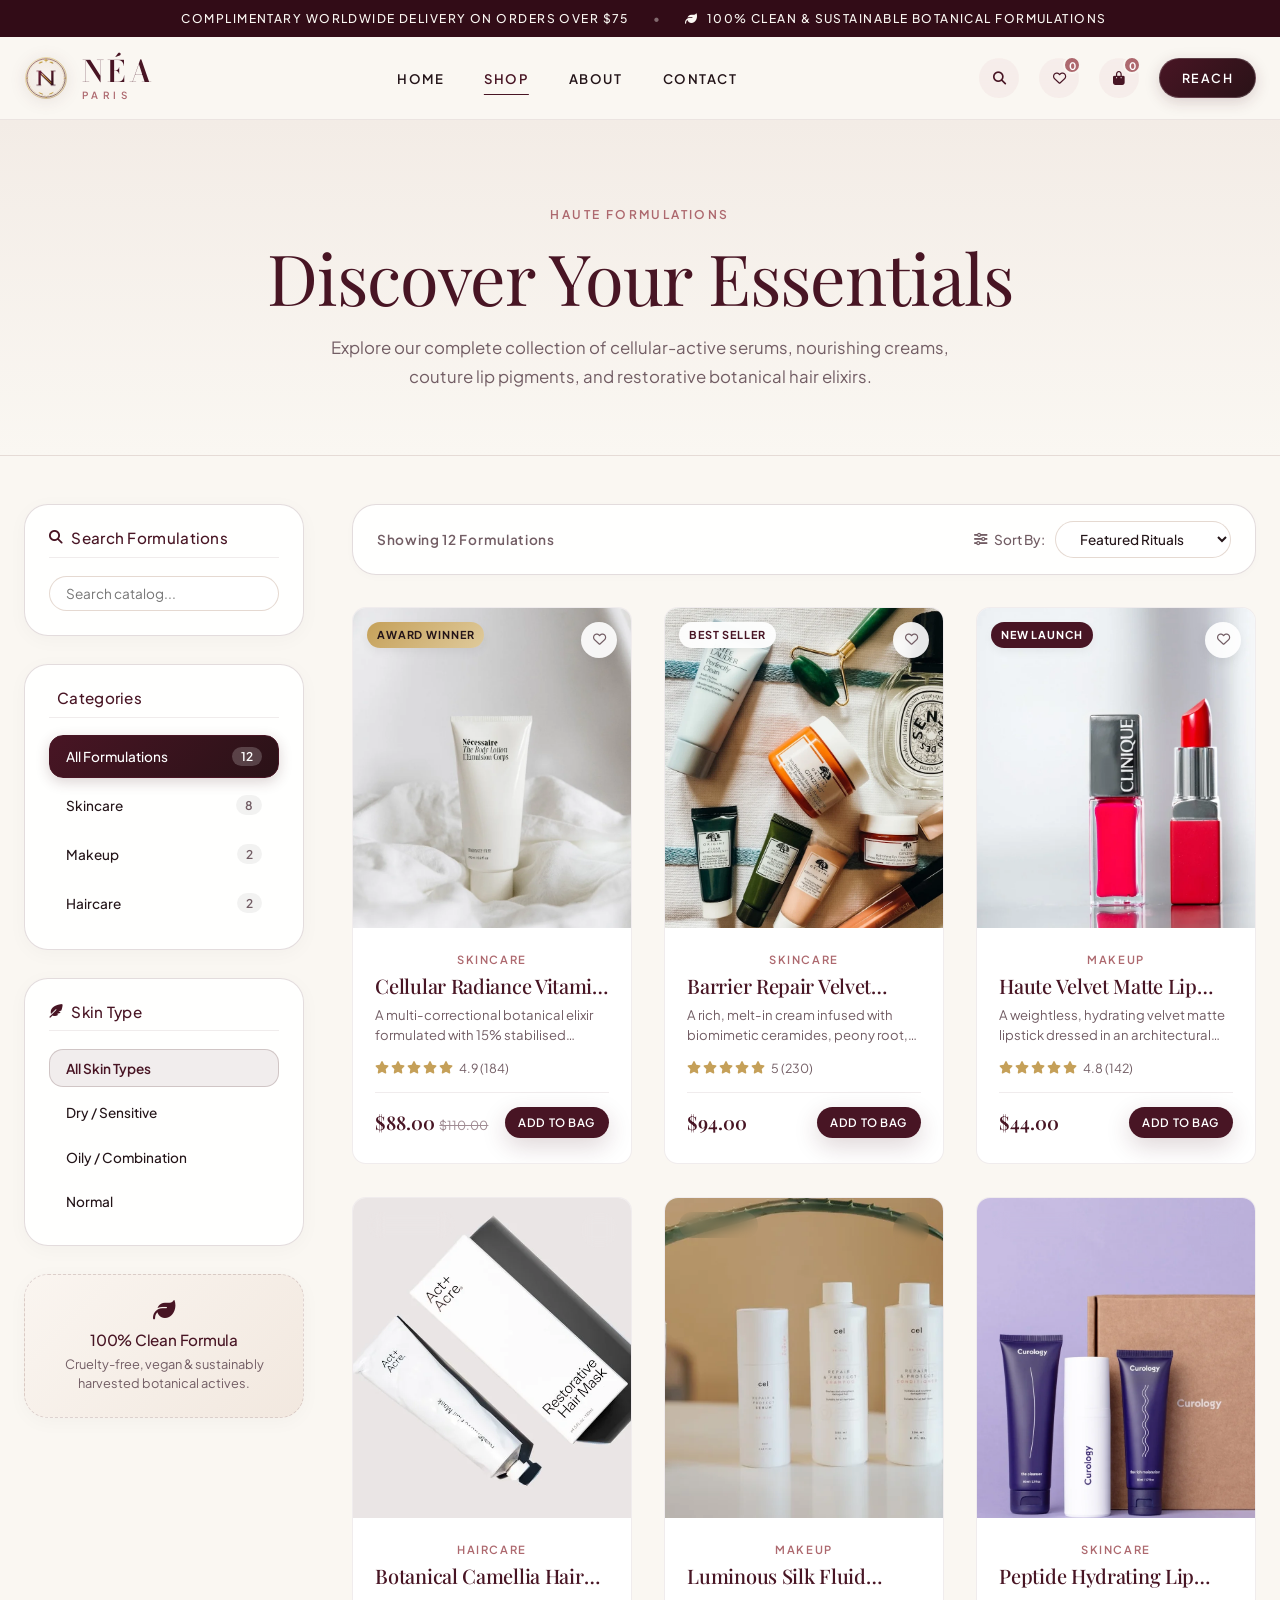
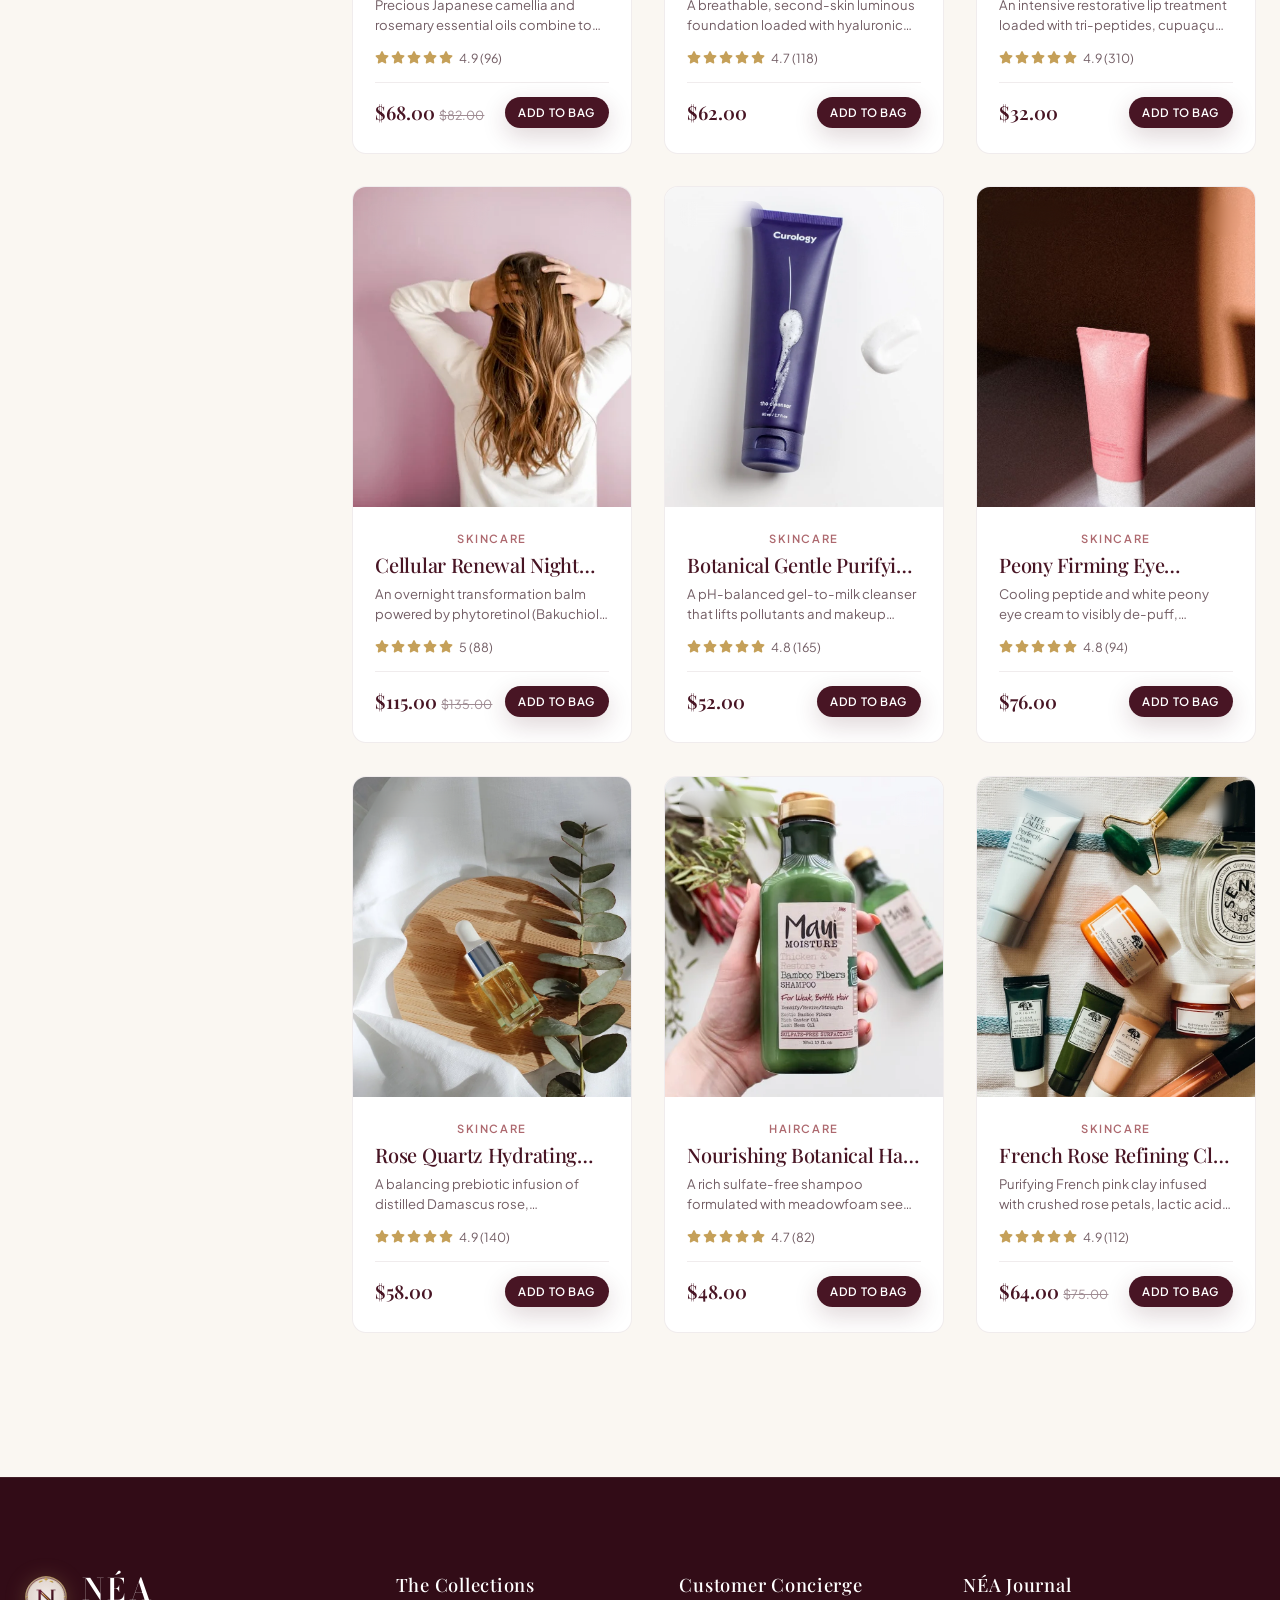
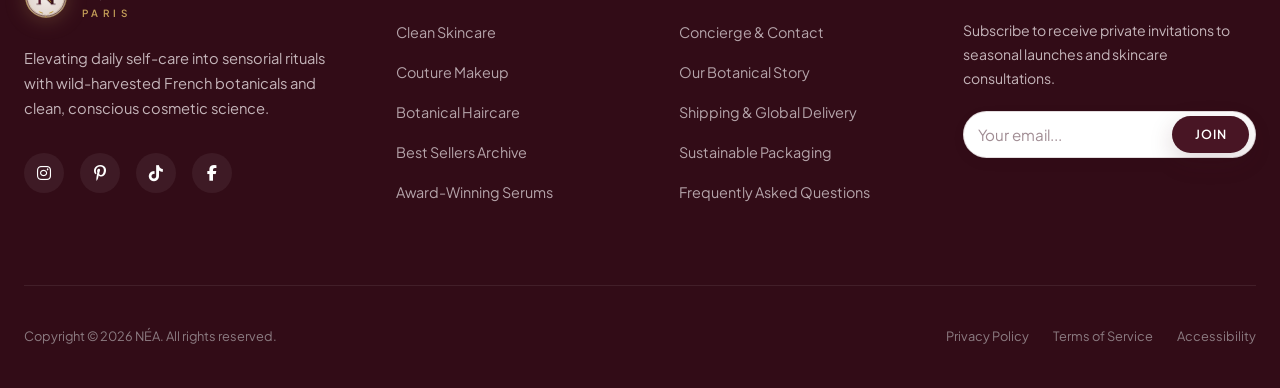
<file: shop.html>
<!DOCTYPE html>
<html lang="en">
<head>
  <meta charset="UTF-8" />
  <meta name="viewport" content="width=device-width, initial-scale=1.0" />
  <title>Discover Your Essentials — NÉA Shop</title>
  <meta name="description" content="Shop NÉA's full range of botanical skincare, couture makeup, and restorative haircare. Free shipping on orders over $75." />
  
  <!-- Favicon -->
  <link rel="icon" type="image/svg+xml" href="assets/images/favicon.svg" />
  <link rel="alternate icon" href="assets/images/logo-icon.svg" />
  <link rel="apple-touch-icon" href="assets/images/logo-icon.svg" />

  <!-- Icons & Fonts -->
  <link rel="preconnect" href="https://fonts.googleapis.com" />
  <link rel="preconnect" href="https://fonts.gstatic.com" crossorigin />
  <link href="https://fonts.googleapis.com/css2?family=Bodoni+Moda:ital,opsz,wght@0,6..96,400..900;1,6..96,400..900&family=Cinzel:wght@400;500;600;700;800&family=Cormorant+Garamond:ital,wght@0,300;0,400;0,500;0,600;0,700;1,400;1,600&family=Playfair+Display:ital,wght@0,400;0,500;0,600;0,700;1,400;1,600&family=Plus+Jakarta+Sans:wght@300;400;500;600;700&display=swap" rel="stylesheet" />
  <link rel="stylesheet" href="https://cdnjs.cloudflare.com/ajax/libs/font-awesome/6.5.1/css/all.min.css" />
  <link rel="stylesheet" href="assets/css/style.css" />
</head>
<body>

  <!-- Top Announcement Bar -->
  <div class="announcement-bar">
    <span><i class="fas fa-sparkles"></i> Complimentary Worldwide Delivery on Orders Over $75</span>
    <span class="divider-dot">•</span>
    <span><i class="fas fa-leaf"></i> 100% Clean & Sustainable Botanical Formulations</span>
  </div>

  <!-- Header -->
  <header class="site-header" id="siteHeader">
    <div class="container container-wide">
      <div class="nav-wrapper">
        <a href="index.html" class="brand-logo" aria-label="NÉA Home">
          <img src="assets/images/logo-icon.svg" alt="NÉA Emblem" class="brand-logo-img" width="44" height="44" />
          <div class="brand-text-group">
            <span class="brand-name">NÉA</span>
            <span class="brand-sub">PARIS</span>
          </div>
        </a>

        <nav aria-label="Main Navigation">
          <ul class="nav-menu">
            <li><a href="index.html" class="nav-link">Home</a></li>
            <li><a href="shop.html" class="nav-link active">Shop</a></li>
            <li><a href="about.html" class="nav-link">About</a></li>
            <li><a href="contact.html" class="nav-link">Contact</a></li>
          </ul>
        </nav>

        <div class="nav-actions">
          <button class="action-btn" id="headerSearchBtn" aria-label="Search Formulations">
            <i class="fas fa-search"></i>
          </button>
          
          <button class="action-btn" id="headerWishBtn" aria-label="Wishlist">
            <i class="far fa-heart"></i>
            <span class="action-badge" id="headerWishCount">0</span>
          </button>

          <button class="action-btn" id="headerCartBtn" aria-label="Shopping Bag">
            <i class="fas fa-shopping-bag"></i>
            <span class="action-badge" id="headerCartCount">0</span>
          </button>

          <a href="contact.html" class="nav-reach-btn" aria-label="Reach Out to Us">
            <span>Reach</span>
          </a>

          <button class="mobile-toggle" id="mobileMenuToggle" aria-label="Open Mobile Menu">
            <span></span>
            <span></span>
            <span></span>
          </button>
        </div>
      </div>
    </div>
  </header>

  <!-- Mobile Menu Drawer -->
  <div class="mobile-menu-overlay" id="mobileMenuOverlay">
    <div class="mobile-menu-drawer">
      <div>
        <div class="mobile-menu-header">
          <div class="brand-logo" style="gap: 0.65rem;">
            <img src="assets/images/logo-icon.svg" alt="NÉA Emblem" class="brand-logo-img" width="36" height="36" />
            <div class="brand-text-group">
              <span class="brand-name" style="font-size: 1.35rem;">NÉA</span>
              <span class="brand-sub" style="font-size: 0.52rem; letter-spacing: 0.38em;">PARIS</span>
            </div>
          </div>
          <button class="close-btn" id="mobileMenuClose" aria-label="Close menu">&times;</button>
        </div>

        <!-- Mobile Drawer Quick Actions -->
        <div class="mobile-drawer-actions">
          <button class="mobile-action-card" id="mobileSearchBtn" aria-label="Search Formulations">
            <i class="fas fa-search"></i>
            <span>Search</span>
          </button>
          
          <button class="mobile-action-card" id="mobileWishBtn" aria-label="Wishlist">
            <div class="mobile-icon-wrap">
              <i class="far fa-heart"></i>
              <span class="action-badge" id="mobileWishCount">0</span>
            </div>
            <span>Wishlist</span>
          </button>

          <button class="mobile-action-card" id="mobileCartBtn" aria-label="Shopping Bag">
            <div class="mobile-icon-wrap">
              <i class="fas fa-shopping-bag"></i>
              <span class="action-badge" id="mobileCartCount">0</span>
            </div>
            <span>Bag</span>
          </button>
        </div>

        <ul class="mobile-links">
          <li><a href="index.html" class="mobile-link">Home</a></li>
          <li><a href="shop.html" class="mobile-link active">Shop</a></li>
          <li><a href="about.html" class="mobile-link">About</a></li>
          <li><a href="contact.html" class="mobile-link">Contact</a></li>
        </ul>

        <div style="margin-top: 1.5rem; width: 100%;">
          <a href="contact.html" class="mobile-drawer-reach-btn">
            <span>Reach Us</span>
            <i class="fas fa-arrow-right"></i>
          </a>
        </div>
      </div>

      <div style="padding-top: 2rem; border-top: 1px solid var(--border-light);">
        <p style="font-size: 0.85rem; color: var(--text-muted); margin-bottom: 1rem;">
          Conscious luxury botanical formulations for radiant skin and hair.
        </p>
        <div class="social-links">
          <a href="#" class="social-link" aria-label="Instagram"><i class="fab fa-instagram"></i></a>
          <a href="#" class="social-link" aria-label="Pinterest"><i class="fab fa-pinterest-p"></i></a>
          <a href="#" class="social-link" aria-label="TikTok"><i class="fab fa-tiktok"></i></a>
        </div>
      </div>
    </div>
  </div>

  <main>
    <!-- Shop Hero Banner -->
    <section class="shop-hero-banner">
      <div class="container">
        <span class="eyebrow">Haute Formulations</span>
        <h1 style="margin-bottom: 1rem;">Discover Your Essentials</h1>
        <p style="max-width: 620px; margin: 0 auto; font-size: 1.05rem;">
          Explore our complete collection of cellular-active serums, nourishing creams, couture lip pigments, and restorative botanical hair elixirs.
        </p>
      </div>
    </section>

    <!-- Shop Catalog Section -->
    <section style="padding: 3rem 0 6rem;">
      <div class="container container-wide">
        
        <!-- Shop Layout: Left Sidebar + Product Grid -->
        <div class="shop-layout">

          <!-- Left Sidebar Filters -->
          <aside class="shop-sidebar">
            
            <!-- Widget: Search -->
            <div class="sidebar-widget">
              <h3 class="widget-title"><i class="fas fa-search"></i> Search Formulations</h3>
              <div class="search-mini-box sidebar-search-box">
                <input type="text" id="shopSearchInput" placeholder="Search catalog..." aria-label="Search Catalog Products" />
              </div>
            </div>

            <!-- Widget: Categories -->
            <div class="sidebar-widget">
              <h3 class="widget-title"><i class="fas fa-sparkles"></i> Categories</h3>
              <ul class="sidebar-filter-list">
                <li>
                  <button class="filter-pill active" data-category="all">
                    <span>All Formulations</span>
                    <span class="category-count">12</span>
                  </button>
                </li>
                <li>
                  <button class="filter-pill" data-category="skincare">
                    <span>Skincare</span>
                    <span class="category-count">8</span>
                  </button>
                </li>
                <li>
                  <button class="filter-pill" data-category="makeup">
                    <span>Makeup</span>
                    <span class="category-count">2</span>
                  </button>
                </li>
                <li>
                  <button class="filter-pill" data-category="haircare">
                    <span>Haircare</span>
                    <span class="category-count">2</span>
                  </button>
                </li>
              </ul>
            </div>

            <!-- Widget: Skin Type -->
            <div class="sidebar-widget">
              <h3 class="widget-title"><i class="fas fa-feather-alt"></i> Skin Type</h3>
              <ul class="sidebar-filter-list">
                <li>
                  <button class="skin-filter-btn active" data-skin="all">All Skin Types</button>
                </li>
                <li>
                  <button class="skin-filter-btn" data-skin="Dry">Dry / Sensitive</button>
                </li>
                <li>
                  <button class="skin-filter-btn" data-skin="Oily">Oily / Combination</button>
                </li>
                <li>
                  <button class="skin-filter-btn" data-skin="Normal">Normal</button>
                </li>
              </ul>
            </div>

            <!-- Widget: Clean Promise Box -->
            <div class="sidebar-widget sidebar-promo-box">
              <i class="fas fa-leaf promo-icon"></i>
              <h4 style="font-size: 0.95rem; font-family: var(--font-heading); margin-bottom: 0.4rem; color: var(--secondary);">100% Clean Formula</h4>
              <p style="font-size: 0.8rem; color: var(--text-muted); line-height: 1.5; margin: 0;">Cruelty-free, vegan & sustainably harvested botanical actives.</p>
            </div>

          </aside>

          <!-- Main Shop Content Area -->
          <div class="shop-main-content">
            
            <!-- Top Toolbar (Count & Sorting) -->
            <div class="shop-toolbar">
              <div id="shopProductCount" class="shop-product-count">
                Showing 12 Formulations
              </div>

              <div class="sort-wrapper">
                <label for="shopSortSelect" class="sort-label"><i class="fas fa-sliders-h"></i> Sort By:</label>
                <select class="sort-select" id="shopSortSelect" aria-label="Sort products">
                  <option value="featured">Featured Rituals</option>
                  <option value="bestseller">Best Selling</option>
                  <option value="rating">Highest Rated</option>
                  <option value="price-low">Price: Low to High</option>
                  <option value="price-high">Price: High to Low</option>
                </select>
              </div>
            </div>

            <!-- 12 Product Grid -->
            <div class="product-grid-shop" id="shopProductsGrid">
              <!-- Injected dynamically via main.js with 3D Tilt Cards -->
            </div>

          </div>

        </div>

      </div>
    </section>
  </main>

  <!-- Side Cart Drawer -->
  <div class="cart-drawer-overlay" id="cartDrawerOverlay">
    <aside class="cart-drawer" aria-label="Shopping Bag Drawer">
      <div class="cart-header">
        <h3>Your Beauty Bag</h3>
        <button class="close-btn" id="cartDrawerClose" aria-label="Close Bag">&times;</button>
      </div>

      <div class="shipping-progress-bar">
        <div class="progress-text" id="shippingProgressText">
          <span>Complimentary Shipping at $75</span>
          <span>0%</span>
        </div>
        <div class="progress-track">
          <div class="progress-fill" id="shippingProgressFill" style="width: 0%;"></div>
        </div>
      </div>

      <div class="cart-items-list" id="cartItemsList">
        <!-- Rendered by main.js -->
      </div>

      <div class="cart-footer">
        <div class="cart-subtotal-row">
          <span>Estimated Subtotal</span>
          <strong id="cartSubtotalAmount">$0.00</strong>
        </div>
        <button class="btn btn-primary" style="width: 100%;" onclick="showToast('Proceeding to secure checkout...', 'fa-lock')">
          <span>Checkout Securely</span>
          <i class="fas fa-arrow-right"></i>
        </button>
        <p style="text-align: center; font-size: 0.75rem; color: var(--text-light); margin-top: 0.75rem;">
          Taxes and shipping calculated at checkout.
        </p>
      </div>
    </aside>
  </div>

  <!-- Quick View Modal -->
  <div class="quickview-modal-overlay" id="quickViewModal">
    <div class="quickview-dialog">
      <button class="quickview-close-btn" onclick="closeQuickView()" aria-label="Close Quick View">&times;</button>
      <div id="quickViewContent">
        <!-- Injected via JavaScript -->
      </div>
    </div>
  </div>

  <!-- Live Search Overlay Modal -->
  <div class="search-modal-overlay" id="searchModalOverlay">
    <div class="search-modal-inner">
      <div class="search-header-row">
        <button class="close-btn" id="searchModalClose" aria-label="Close Search">&times;</button>
      </div>
      <input type="text" class="search-input-field" id="liveSearchInput" placeholder="Search formulas, categories, ingredients..." aria-label="Search Catalog" />
      <div class="search-results-grid" id="searchResultsGrid">
        <!-- Injected via JavaScript -->
      </div>
    </div>
  </div>

  <!-- Footer -->
  <footer class="site-footer">
    <div class="container container-wide">
      <div class="footer-top-grid">
        <div class="footer-brand">
          <a href="index.html" class="brand-logo footer-brand-logo" aria-label="NÉA Home">
            <img src="assets/images/logo-icon.svg" alt="NÉA Emblem" class="brand-logo-img footer-logo-img" width="44" height="44" />
            <div class="brand-text-group">
              <span class="brand-name">NÉA</span>
              <span class="brand-sub">PARIS</span>
            </div>
          </a>
          <p>
            Elevating daily self-care into sensorial rituals with wild-harvested French botanicals and clean, conscious cosmetic science.
          </p>
          <div class="social-links">
            <a href="#" class="social-link" aria-label="Instagram"><i class="fab fa-instagram"></i></a>
            <a href="#" class="social-link" aria-label="Pinterest"><i class="fab fa-pinterest-p"></i></a>
            <a href="#" class="social-link" aria-label="TikTok"><i class="fab fa-tiktok"></i></a>
            <a href="#" class="social-link" aria-label="Facebook"><i class="fab fa-facebook-f"></i></a>
          </div>
        </div>

        <div class="footer-col">
          <h4>The Collections</h4>
          <ul class="footer-links">
            <li><a href="shop.html?category=skincare">Clean Skincare</a></li>
            <li><a href="shop.html?category=makeup">Couture Makeup</a></li>
            <li><a href="shop.html?category=haircare">Botanical Haircare</a></li>
            <li><a href="shop.html">Best Sellers Archive</a></li>
            <li><a href="shop.html">Award-Winning Serums</a></li>
          </ul>
        </div>

        <div class="footer-col">
          <h4>Customer Concierge</h4>
          <ul class="footer-links">
            <li><a href="contact.html">Concierge & Contact</a></li>
            <li><a href="about.html">Our Botanical Story</a></li>
            <li><a href="contact.html">Shipping & Global Delivery</a></li>
            <li><a href="contact.html">Sustainable Packaging</a></li>
            <li><a href="contact.html">Frequently Asked Questions</a></li>
          </ul>
        </div>

        <div class="footer-col">
          <h4>NÉA Journal</h4>
          <p style="color: #C5B5BA; font-size: 0.88rem; margin-bottom: 1.25rem;">
            Subscribe to receive private invitations to seasonal launches and skincare consultations.
          </p>
          <form class="newsletter-form" style="padding: 4px 6px 4px 14px;">
            <input type="email" class="newsletter-input" placeholder="Your email..." required style="color: #fff;" />
            <button type="submit" class="btn btn-primary btn-sm">Join</button>
          </form>
        </div>
      </div>

      <div class="footer-bottom">
        <div>
          Copyright &copy; 2026 NÉA. All rights reserved.
        </div>
        <div class="footer-legal-links">
          <a href="#">Privacy Policy</a>
          <a href="#">Terms of Service</a>
          <a href="#">Accessibility</a>
        </div>
      </div>
    </div>
  </footer>

  <!-- Fixed Floating Scroll to Top Button -->
  <a href="#" class="back-to-top" aria-label="Scroll to Top"><i class="fas fa-arrow-up"></i></a>

  <script src="assets/js/main.js"></script>
</body>
</html>
</file>
<file: assets/css/style.css>
/* ==========================================================================
   NÉA — Haute Botanique & Cosmetic Couture
   Premium Luxury Beauty & Cosmetics Design System
   ========================================================================== */

@import url('https://fonts.googleapis.com/css2?family=Bodoni+Moda:ital,opsz,wght@0,6..96,400..900;1,6..96,400..900&family=Cinzel:wght@400;500;600;700;800&family=Cormorant+Garamond:ital,wght@0,300;0,400;0,500;0,600;0,700;1,400;1,600&family=Playfair+Display:ital,wght@0,400;0,500;0,600;0,700;1,400;1,600&family=Plus+Jakarta+Sans:wght@300;400;500;600;700&display=swap');

:root {
  /* Brand Luxury Palette */
  --primary: #C8848A;               /* Rose Quartz / Dusty Rose */
  --primary-light: #F7EFEF;         /* Soft Rose Mist */
  --primary-glow: rgba(200, 132, 138, 0.28);
  --primary-deep: #AD686E;
  
  --secondary: #481524;             /* Deep Wine / Velvet Berry */
  --secondary-dark: #320C17;
  --secondary-hover: #5E1D31;
  --secondary-glow: rgba(72, 21, 36, 0.18);
  
  --tertiary: #FAF7F2;              /* Warm Pearl / Alabaster Ivory */
  --tertiary-light: #FFFDFB;
  --surface-soft: #F4ECE6;          /* Soft Sand Texture */
  --surface-card: #FFFFFF;
  
  --accent-gold: #C5A059;           /* Champagne Gold */
  --accent-gold-light: #E8D7B0;
  --accent-gold-dark: #9A7B39;
  
  --text-main: #241519;             /* Rich Espresso Berry */
  --text-muted: #725D64;            /* Refined Mauve Charcoal */
  --text-light: #A08C93;
  --text-inverse: #FFFFFF;
  
  --border-light: rgba(72, 21, 36, 0.08);
  --border-medium: rgba(72, 21, 36, 0.15);
  --border-gold: rgba(197, 160, 89, 0.35);
  
  /* Typography */
  --font-serif: 'Playfair Display', 'Bodoni Moda', 'Cormorant Garamond', Georgia, serif;
  --font-brand: 'Bodoni Moda', 'Playfair Display', 'Cinzel', Georgia, serif;
  --font-sans: 'Plus Jakarta Sans', -apple-system, BlinkMacSystemFont, sans-serif;
  
  /* Elevations & Shadows */
  --shadow-sm: 0 4px 15px rgba(36, 21, 25, 0.04);
  --shadow-md: 0 10px 30px rgba(36, 21, 25, 0.07);
  --shadow-lg: 0 20px 45px -10px rgba(72, 21, 36, 0.12);
  --shadow-luxury: 0 25px 60px -15px rgba(72, 21, 36, 0.14), 0 0 1px rgba(72, 21, 36, 0.12);
  --shadow-gold: 0 10px 30px rgba(197, 160, 89, 0.22);
  
  /* Border Radius */
  --radius-xs: 4px;
  --radius-sm: 8px;
  --radius-md: 14px;
  --radius-lg: 24px;
  --radius-full: 9999px;
  
  /* Transitions */
  --transition-fast: 0.2s cubic-bezier(0.16, 1, 0.3, 1);
  --transition-smooth: 0.35s cubic-bezier(0.2, 0.8, 0.2, 1);
  --transition-luxury: 0.6s cubic-bezier(0.16, 1, 0.3, 1);
}

/* ==========================================================================
   Base & Reset
   ========================================================================== */
*, *::before, *::after {
  box-sizing: border-box;
  margin: 0;
  padding: 0;
}

html {
  font-size: 16px;
  scroll-behavior: smooth;
  -webkit-font-smoothing: antialiased;
  -moz-osx-font-smoothing: grayscale;
}

body {
  font-family: var(--font-sans);
  background-color: var(--tertiary);
  color: var(--text-main);
  line-height: 1.65;
  font-weight: 400;
  overflow-x: hidden;
  position: relative;
}

img, picture, video, canvas, svg {
  display: block;
  max-width: 100%;
  height: auto;
}

a {
  color: inherit;
  text-decoration: none;
  transition: color var(--transition-fast);
}

button {
  font-family: inherit;
  cursor: pointer;
  border: none;
  background: none;
  outline: none;
}

input, select, textarea {
  font-family: inherit;
  font-size: 1rem;
}

/* ==========================================================================
   Typography Hierarchy
   ========================================================================== */
h1, h2, h3, h4, h5, h6 {
  font-family: var(--font-serif);
  color: var(--secondary);
  font-weight: 500;
  line-height: 1.15;
  letter-spacing: -0.015em;
}

h1 {
  font-size: clamp(2.5rem, 5.5vw, 4.75rem);
  font-weight: 400;
}

h2 {
  font-size: clamp(2rem, 3.8vw, 3.25rem);
}

h3 {
  font-size: clamp(1.4rem, 2.2vw, 1.85rem);
}

h4 {
  font-size: 1.25rem;
}

p {
  color: var(--text-muted);
  font-size: 1rem;
  line-height: 1.7;
}

.text-editorial {
  font-family: var(--font-serif);
  font-style: italic;
  font-weight: 400;
}

.eyebrow {
  font-family: var(--font-sans);
  font-size: 0.75rem;
  text-transform: uppercase;
  letter-spacing: 0.2em;
  font-weight: 600;
  color: var(--primary-deep);
  margin-bottom: 0.75rem;
  display: inline-block;
}

.eyebrow-gold {
  color: var(--accent-gold);
}

.container {
  width: 100%;
  max-width: 1320px;
  margin: 0 auto;
  padding: 0 1.5rem;
}

.container-narrow {
  max-width: 1040px;
}

.container-wide {
  max-width: 1440px;
}

/* ==========================================================================
   Buttons & Interactive Elements
   ========================================================================== */
.btn {
  display: inline-flex;
  align-items: center;
  justify-content: center;
  gap: 0.65rem;
  padding: 0.95rem 2.2rem;
  border-radius: var(--radius-full);
  font-size: 0.85rem;
  font-weight: 600;
  letter-spacing: 0.08em;
  text-transform: uppercase;
  transition: all var(--transition-smooth);
  position: relative;
  overflow: hidden;
  text-align: center;
}

.btn::after {
  content: '';
  position: absolute;
  top: 0;
  left: -100%;
  width: 50%;
  height: 100%;
  background: linear-gradient(90deg, transparent, rgba(255, 255, 255, 0.22), transparent);
  transform: skewX(-20deg);
  transition: 0.6s ease;
}

.btn:hover::after {
  left: 150%;
}

.btn-primary {
  background-color: var(--secondary);
  color: var(--text-inverse);
  box-shadow: 0 8px 25px var(--secondary-glow);
}

.btn-primary:hover {
  background-color: var(--secondary-hover);
  box-shadow: 0 12px 30px var(--secondary-glow);
  transform: translateY(-2px);
  color: var(--text-inverse);
}

.btn-secondary {
  background-color: transparent;
  color: var(--secondary);
  border: 1px solid var(--secondary);
}

.btn-secondary:hover {
  background-color: var(--secondary);
  color: var(--text-inverse);
  transform: translateY(-2px);
  box-shadow: 0 8px 25px var(--secondary-glow);
}

.btn-tertiary {
  background-color: var(--surface-card);
  color: var(--secondary);
  border: 1px solid var(--border-medium);
  box-shadow: var(--shadow-sm);
}

.btn-tertiary:hover {
  border-color: var(--primary);
  background-color: var(--primary-light);
  transform: translateY(-2px);
}

.btn-gold {
  background: linear-gradient(135deg, #C5A059, #DFCA9B);
  color: #241519;
  font-weight: 700;
  box-shadow: var(--shadow-gold);
}

.btn-gold:hover {
  background: linear-gradient(135deg, #D4AF37, #E8D7B0);
  transform: translateY(-2px);
}

.btn-sm {
  padding: 0.65rem 1.4rem;
  font-size: 0.78rem;
}

.btn-icon {
  width: 44px;
  height: 44px;
  padding: 0;
  border-radius: 50%;
  display: inline-flex;
  align-items: center;
  justify-content: center;
}

/* ==========================================================================
   Announcement Bar & Header Navigation
   ========================================================================== */
.announcement-bar {
  background-color: var(--secondary-dark);
  color: var(--tertiary);
  padding: 0.55rem 1rem;
  font-size: 0.75rem;
  letter-spacing: 0.12em;
  text-transform: uppercase;
  text-align: center;
  font-weight: 500;
  position: relative;
  z-index: 105;
  display: flex;
  align-items: center;
  justify-content: center;
  gap: 1.5rem;
}

.announcement-bar span {
  display: inline-flex;
  align-items: center;
  gap: 0.5rem;
}

.announcement-bar .divider-dot {
  opacity: 0.4;
}

.site-header {
  position: sticky;
  top: 0;
  left: 0;
  right: 0;
  background: rgba(250, 247, 242, 0.92);
  backdrop-filter: blur(16px);
  -webkit-backdrop-filter: blur(16px);
  border-bottom: 1px solid var(--border-light);
  z-index: 100;
  transition: all var(--transition-fast);
}

.site-header.scrolled {
  background: rgba(255, 255, 255, 0.96);
  box-shadow: 0 10px 30px rgba(72, 21, 36, 0.05);
}

.nav-wrapper {
  display: flex;
  align-items: center;
  justify-content: space-between;
  height: 82px;
}

/* Brand Logo */
.brand-logo {
  display: inline-flex;
  align-items: center;
  gap: 0.85rem;
  text-decoration: none;
  transition: transform var(--transition-smooth), opacity var(--transition-smooth);
}

.brand-logo:hover {
  opacity: 0.94;
  transform: translateY(-1px);
}

.brand-logo-img {
  width: 44px;
  height: 44px;
  object-fit: contain;
  flex-shrink: 0;
  display: block;
  transition: transform var(--transition-smooth), filter var(--transition-smooth);
  filter: drop-shadow(0 2px 8px rgba(72, 21, 36, 0.12));
}

.brand-logo:hover .brand-logo-img {
  transform: rotate(6deg) scale(1.06);
}

.brand-text-group {
  display: flex;
  flex-direction: column;
  align-items: flex-start;
}

.brand-name {
  font-family: var(--font-brand);
  font-size: 1.85rem;
  letter-spacing: 0.12em;
  font-weight: 600;
  color: var(--secondary);
  line-height: 1.05;
  text-transform: uppercase;
  transition: color var(--transition-fast);
  display: inline-block;
}

.brand-sub {
  font-family: var(--font-sans);
  font-size: 0.62rem;
  letter-spacing: 0.46em;
  text-transform: uppercase;
  color: var(--primary-deep);
  font-weight: 600;
  margin-top: 3px;
  line-height: 1.15;
  display: inline-block;
}

/* Nav Menu */
.nav-menu {
  display: flex;
  align-items: center;
  gap: 2.5rem;
  list-style: none;
}

.nav-link {
  font-size: 0.82rem;
  text-transform: uppercase;
  letter-spacing: 0.12em;
  font-weight: 600;
  color: var(--text-main);
  position: relative;
  padding: 0.5rem 0;
}

.nav-link::after {
  content: '';
  position: absolute;
  bottom: 0;
  left: 50%;
  width: 0;
  height: 1.5px;
  background-color: var(--secondary);
  transition: all var(--transition-fast);
  transform: translateX(-50%);
}

.nav-link:hover,
.nav-link.active {
  color: var(--secondary);
}

.nav-link:hover::after,
.nav-link.active::after {
  width: 100%;
}

/* Nav Actions */
.nav-actions {
  display: flex;
  align-items: center;
  gap: 1.25rem;
}

.action-btn {
  position: relative;
  color: var(--secondary);
  display: flex;
  align-items: center;
  justify-content: center;
  width: 40px;
  height: 40px;
  border-radius: 50%;
  background: rgba(200, 132, 138, 0.08);
  transition: all var(--transition-fast);
}

.action-btn:hover {
  background: var(--secondary);
  color: var(--text-inverse);
  transform: translateY(-2px);
}

.action-badge {
  position: absolute;
  top: -2px;
  right: -2px;
  background-color: var(--primary-deep);
  color: #fff;
  font-size: 0.65rem;
  font-weight: 700;
  width: 18px;
  height: 18px;
  border-radius: 50%;
  display: flex;
  align-items: center;
  justify-content: center;
  border: 2px solid var(--tertiary);
  transition: transform var(--transition-fast);
}

.action-badge.bump {
  transform: scale(1.3);
}

.nav-reach-btn {
  display: inline-flex;
  align-items: center;
  justify-content: center;
  gap: 6px;
  background: linear-gradient(135deg, var(--secondary) 0%, #2A1217 100%);
  color: #FFFFFF !important;
  font-family: var(--font-sans);
  font-size: 0.78rem;
  font-weight: 600;
  letter-spacing: 0.12em;
  text-transform: uppercase;
  padding: 0.55rem 1.35rem;
  border-radius: var(--radius-full);
  border: 1px solid rgba(255, 255, 255, 0.18);
  box-shadow: 0 4px 15px var(--secondary-glow);
  transition: all var(--transition-fast);
  white-space: nowrap;
  text-decoration: none;
  cursor: pointer;
}

.nav-reach-btn:hover {
  background: linear-gradient(135deg, var(--secondary-hover) 0%, var(--secondary) 100%);
  box-shadow: 0 6px 22px rgba(72, 21, 36, 0.35);
  transform: translateY(-2px);
  color: #FFFFFF !important;
  border-color: rgba(255, 255, 255, 0.35);
}

.nav-reach-btn:active {
  transform: translateY(0);
}

.nav-reach-btn.active {
  background: var(--primary-deep);
  border-color: rgba(255, 255, 255, 0.3);
}

.mobile-toggle {
  display: none;
  flex-direction: column;
  gap: 5px;
  background: transparent;
  border: none;
  padding: 0.5rem;
}

.mobile-toggle span {
  display: block;
  width: 24px;
  height: 2px;
  background-color: var(--secondary);
  transition: all var(--transition-fast);
}

/* ==========================================================================
   Off-canvas Mobile Menu
   ========================================================================== */
.mobile-menu-overlay {
  position: fixed;
  inset: 0;
  background: rgba(36, 21, 25, 0.65);
  backdrop-filter: blur(8px);
  z-index: 200;
  opacity: 0;
  pointer-events: none;
  transition: opacity var(--transition-smooth);
}

.mobile-menu-overlay.active {
  opacity: 1;
  pointer-events: auto;
}

.mobile-menu-drawer {
  position: fixed;
  top: 0;
  right: 0;
  bottom: 0;
  width: 85%;
  max-width: 380px;
  background-color: var(--tertiary);
  z-index: 201;
  transform: translateX(100%);
  transition: transform var(--transition-smooth);
  padding: 2.5rem 2rem;
  display: flex;
  flex-direction: column;
  justify-content: space-between;
  box-shadow: -10px 0 40px rgba(0, 0, 0, 0.15);
  overflow-y: auto;
}

.mobile-menu-overlay.active .mobile-menu-drawer {
  transform: translateX(0);
}

.mobile-menu-header {
  display: flex;
  align-items: center;
  justify-content: space-between;
  margin-bottom: 1.5rem;
  border-bottom: 1px solid var(--border-light);
  padding-bottom: 1rem;
}

/* Mobile Drawer Quick Actions */
.mobile-drawer-actions {
  display: grid;
  grid-template-columns: repeat(3, 1fr);
  gap: 0.75rem;
  margin-bottom: 2rem;
  padding-bottom: 1.5rem;
  border-bottom: 1px solid var(--border-light);
}

.mobile-action-card {
  display: flex;
  flex-direction: column;
  align-items: center;
  justify-content: center;
  gap: 0.45rem;
  background: var(--surface-soft);
  border: 1px solid var(--border-light);
  border-radius: var(--radius-md);
  padding: 0.85rem 0.4rem;
  color: var(--secondary);
  font-size: 0.75rem;
  font-weight: 600;
  letter-spacing: 0.04em;
  transition: all var(--transition-fast);
  cursor: pointer;
  position: relative;
}

.mobile-action-card:hover,
.mobile-action-card:active {
  background: #FFFFFF;
  border-color: var(--border-gold);
  transform: translateY(-2px);
  box-shadow: var(--shadow-sm);
}

.mobile-action-card i {
  font-size: 1.15rem;
  color: var(--secondary);
}

.mobile-icon-wrap {
  position: relative;
  display: inline-flex;
  align-items: center;
  justify-content: center;
}

.mobile-icon-wrap .action-badge {
  position: absolute;
  top: -7px;
  right: -11px;
  min-width: 17px;
  height: 17px;
  font-size: 0.62rem;
}

.mobile-links {
  list-style: none;
  display: flex;
  flex-direction: column;
  gap: 1.25rem;
  text-align: center;
  align-items: center;
}

.mobile-link {
  font-family: var(--font-serif);
  font-size: 1.75rem;
  color: var(--secondary);
  display: inline-block;
  text-align: center;
  transition: transform var(--transition-fast), color var(--transition-fast);
}

.mobile-link:hover,
.mobile-link.active {
  color: var(--primary);
  transform: scale(1.06);
}

.mobile-drawer-reach-btn {
  display: inline-flex;
  align-items: center;
  justify-content: center;
  gap: 0.65rem;
  width: 100%;
  padding: 0.9rem 1.5rem;
  background: linear-gradient(135deg, var(--secondary) 0%, #2A1217 100%);
  color: #FFFFFF !important;
  font-family: var(--font-sans);
  font-size: 0.85rem;
  font-weight: 700;
  letter-spacing: 0.12em;
  text-transform: uppercase;
  border-radius: var(--radius-full);
  box-shadow: 0 6px 20px rgba(72, 21, 36, 0.25);
  border: 1px solid rgba(255, 255, 255, 0.18);
  transition: all var(--transition-fast);
  text-decoration: none;
  cursor: pointer;
}

.mobile-drawer-reach-btn:hover,
.mobile-drawer-reach-btn:active {
  background: linear-gradient(135deg, var(--secondary-hover) 0%, var(--secondary) 100%);
  box-shadow: 0 8px 25px rgba(72, 21, 36, 0.38);
  transform: translateY(-2px);
  color: #FFFFFF !important;
}

.mobile-menu-drawer p {
  text-align: center;
}

.mobile-menu-drawer .social-links {
  justify-content: center;
}

/* ==========================================================================
   3D Tilt Card Base System
   ========================================================================== */
.tilt-card-wrapper {
  perspective: 1000px;
  transform-style: preserve-3d;
}

.tilt-card {
  position: relative;
  background: var(--surface-card);
  border-radius: var(--radius-md);
  border: 1px solid var(--border-light);
  transition: transform 0.15s ease-out, box-shadow 0.3s ease, border-color 0.3s ease;
  transform-style: preserve-3d;
  will-change: transform;
}

.tilt-card:hover {
  border-color: var(--primary);
  box-shadow: var(--shadow-luxury);
}

.tilt-card .card-glare {
  position: absolute;
  top: 0;
  left: 0;
  right: 0;
  bottom: 0;
  border-radius: inherit;
  background: radial-gradient(circle at var(--mouse-x, 50%) var(--mouse-y, 50%), rgba(255, 255, 255, 0.45) 0%, transparent 60%);
  pointer-events: none;
  opacity: 0;
  transition: opacity 0.3s ease;
  mix-blend-mode: overlay;
}

.tilt-card:hover .card-glare {
  opacity: 1;
}

/* ==========================================================================
   Section 1: Hero Section (Home)
   ========================================================================== */
.hero-section {
  position: relative;
  min-height: 88vh;
  display: flex;
  align-items: center;
  padding: 4rem 0 5rem;
  overflow: hidden;
  background: radial-gradient(circle at 75% 35%, rgba(200, 132, 138, 0.15) 0%, transparent 55%),
              linear-gradient(180deg, var(--tertiary) 0%, #F5EDE6 100%);
}

.hero-grid {
  display: grid;
  grid-template-columns: 1.15fr 0.95fr;
  align-items: center;
  gap: 3.5rem;
  position: relative;
  z-index: 2;
}

.hero-content {
  position: relative;
  z-index: 3;
}

.hero-vertical-tag {
  position: absolute;
  top: 0;
  left: -2.5rem;
  writing-mode: vertical-rl;
  transform: rotate(180deg);
  font-size: 0.65rem;
  letter-spacing: 0.3em;
  text-transform: uppercase;
  color: var(--primary-deep);
  font-weight: 600;
  display: none;
}

.hero-title {
  margin-bottom: 1.5rem;
  letter-spacing: -0.02em;
}

.hero-title span {
  display: block;
}

.hero-title .title-accent {
  font-style: italic;
  color: var(--primary-deep);
  font-weight: 400;
}

.hero-description {
  font-size: 1.15rem;
  max-width: 520px;
  margin-bottom: 2.5rem;
  color: var(--text-muted);
}

.hero-actions {
  display: flex;
  align-items: center;
  gap: 1.25rem;
  flex-wrap: wrap;
  margin-bottom: 3.5rem;
}

.hero-micro-metrics {
  display: flex;
  align-items: center;
  gap: 2.5rem;
  padding-top: 2rem;
  border-top: 1px solid var(--border-medium);
}

.metric-item {
  display: flex;
  flex-direction: column;
}

.metric-number {
  font-family: var(--font-serif);
  font-size: 1.85rem;
  color: var(--secondary);
  font-weight: 600;
  line-height: 1;
}

.metric-label {
  font-size: 0.72rem;
  text-transform: uppercase;
  letter-spacing: 0.12em;
  color: var(--text-muted);
  margin-top: 4px;
}

/* Hero Visual Composition */
.hero-visual-wrapper {
  position: relative;
  display: flex;
  justify-content: center;
  align-items: center;
}

.hero-stage {
  position: relative;
  width: 100%;
  max-width: 540px;
  aspect-ratio: 1 / 1.15;
  border-radius: 200px 200px 30px 30px;
  overflow: visible;
}

.hero-arch-bg {
  position: absolute;
  inset: 0;
  border-radius: 200px 200px 30px 30px;
  background: linear-gradient(145deg, #FFF9F6, #F2E4DE);
  box-shadow: var(--shadow-luxury);
  border: 1px solid rgba(255, 255, 255, 0.8);
  overflow: hidden;
}

.hero-arch-bg img {
  width: 100%;
  height: 100%;
  object-fit: cover;
  object-position: center 20%;
  filter: contrast(102%) brightness(101%);
  transition: transform 0.6s cubic-bezier(0.16, 1, 0.3, 1);
}

.hero-arch-bg:hover img {
  transform: scale(1.03);
}

/* Floating Badges & Ingredients */
.floating-badge {
  position: absolute;
  background: rgba(255, 255, 255, 0.85);
  backdrop-filter: blur(14px);
  -webkit-backdrop-filter: blur(14px);
  border: 1px solid rgba(255, 255, 255, 0.9);
  box-shadow: 0 15px 35px rgba(72, 21, 36, 0.12);
  border-radius: var(--radius-md);
  padding: 0.85rem 1.25rem;
  display: flex;
  align-items: center;
  gap: 0.85rem;
  z-index: 5;
  animation: floatSlow 6s ease-in-out infinite;
}

.badge-top-left {
  top: 12%;
  left: -8%;
  animation-delay: 0s;
}

.badge-bottom-right {
  bottom: 8%;
  right: -6%;
  animation-delay: 2.5s;
}

.badge-icon {
  width: 38px;
  height: 38px;
  border-radius: 50%;
  background: var(--primary-light);
  color: var(--secondary);
  display: flex;
  align-items: center;
  justify-content: center;
  font-size: 1.1rem;
}

.badge-text-title {
  font-size: 0.8rem;
  font-weight: 700;
  color: var(--secondary);
  line-height: 1.2;
}

.badge-text-sub {
  font-size: 0.7rem;
  color: var(--text-muted);
}

.floating-petal {
  position: absolute;
  pointer-events: none;
  z-index: 4;
  opacity: 0.65;
  filter: drop-shadow(0 8px 12px rgba(72, 21, 36, 0.1));
}

@keyframes floatSlow {
  0%, 100% {
    transform: translateY(0px) rotate(0deg);
  }
  50% {
    transform: translateY(-10px) rotate(1.5deg);
  }
}

/* ==========================================================================
   Section 2: Shop by Category ("Find Your Beauty Ritual")
   ========================================================================== */
.section-category {
  padding: 7rem 0;
  position: relative;
  background-color: var(--tertiary);
}

.section-header-center {
  text-align: center;
  max-width: 680px;
  margin: 0 auto 4.5rem;
}

.section-header-center h2 {
  margin-bottom: 1rem;
}

.category-grid {
  display: grid;
  grid-template-columns: repeat(3, 1fr);
  gap: 2.25rem;
}

.category-card {
  overflow: hidden;
  border-radius: var(--radius-md);
  background: var(--surface-card);
  box-shadow: var(--shadow-sm);
  display: flex;
  flex-direction: column;
  height: 100%;
}

.category-img-box {
  position: relative;
  width: 100%;
  aspect-ratio: 4 / 4.6;
  overflow: hidden;
  background-color: var(--surface-soft);
}

.category-img-box img {
  width: 100%;
  height: 100%;
  object-fit: cover;
  transition: transform 0.7s cubic-bezier(0.16, 1, 0.3, 1);
}

.category-card:hover .category-img-box img {
  transform: scale(1.06);
}

.category-content {
  padding: 2.25rem 2rem 2.5rem;
  text-align: center;
  display: flex;
  flex-direction: column;
  align-items: center;
  justify-content: space-between;
  flex-grow: 1;
}

.category-icon-wrap {
  width: 52px;
  height: 52px;
  border-radius: 50%;
  background: var(--primary-light);
  color: var(--secondary);
  display: flex;
  align-items: center;
  justify-content: center;
  font-size: 1.35rem;
  margin-bottom: 1.25rem;
  transition: all var(--transition-fast);
}

.category-card:hover .category-icon-wrap {
  background: var(--secondary);
  color: #fff;
  transform: translateY(-3px);
}

.category-title {
  font-size: 1.75rem;
  margin-bottom: 0.65rem;
}

.category-desc {
  font-size: 0.92rem;
  margin-bottom: 1.75rem;
  max-width: 280px;
}

.category-action {
  font-size: 0.78rem;
  letter-spacing: 0.14em;
  text-transform: uppercase;
  font-weight: 700;
  color: var(--secondary);
  display: inline-flex;
  align-items: center;
  gap: 0.5rem;
  transition: gap var(--transition-fast);
}

.category-card:hover .category-action {
  gap: 0.85rem;
  color: var(--primary-deep);
}

/* ==========================================================================
   Section 3: Best Sellers ("Beauty Everyone Loves")
   ========================================================================== */
.section-bestsellers {
  padding: 7rem 0;
  background: linear-gradient(180deg, var(--tertiary) 0%, #F5EEE8 50%, var(--tertiary) 100%);
  position: relative;
}

.section-header-flex {
  display: flex;
  align-items: flex-end;
  justify-content: space-between;
  margin-bottom: 4rem;
  flex-wrap: wrap;
  gap: 1.5rem;
}

.product-grid-home {
  display: grid;
  grid-template-columns: repeat(4, 1fr);
  gap: 2rem;
}

.tilt-card-wrapper {
  height: 100%;
  display: flex;
  flex-direction: column;
}

/* Standard Premium Product Card */
.product-card {
  position: relative;
  background: var(--surface-card);
  border-radius: var(--radius-md);
  border: 1px solid var(--border-light);
  display: flex;
  flex-direction: column;
  overflow: hidden;
  transition: all var(--transition-smooth);
  height: 100%;
  width: 100%;
  flex: 1 1 auto;
}

.product-card:hover {
  box-shadow: var(--shadow-luxury);
  border-color: rgba(200, 132, 138, 0.4);
  transform: translateY(-6px);
}

.product-thumb-wrap {
  position: relative;
  width: 100%;
  aspect-ratio: 1 / 1.15;
  background-color: var(--surface-soft);
  overflow: hidden;
  display: flex;
  align-items: center;
  justify-content: center;
}

.product-thumb-wrap img {
  width: 100%;
  height: 100%;
  object-fit: cover;
  transition: transform 0.6s cubic-bezier(0.16, 1, 0.3, 1);
}

.product-card:hover .product-thumb-wrap img {
  transform: scale(1.06);
}

.product-badge {
  position: absolute;
  top: 14px;
  left: 14px;
  background: rgba(255, 255, 255, 0.92);
  backdrop-filter: blur(8px);
  color: var(--secondary);
  font-size: 0.68rem;
  font-weight: 700;
  letter-spacing: 0.08em;
  text-transform: uppercase;
  padding: 4px 10px;
  border-radius: var(--radius-full);
  z-index: 2;
  box-shadow: 0 4px 10px rgba(0, 0, 0, 0.05);
}

.product-badge.badge-new {
  background: var(--secondary);
  color: #fff;
}

.product-badge.badge-award {
  background: linear-gradient(135deg, #C5A059, #DFCA9B);
  color: #241519;
}

.wishlist-toggle {
  position: absolute;
  top: 14px;
  right: 14px;
  width: 36px;
  height: 36px;
  border-radius: 50%;
  background: rgba(255, 255, 255, 0.9);
  backdrop-filter: blur(6px);
  display: flex;
  align-items: center;
  justify-content: center;
  color: var(--text-muted);
  z-index: 3;
  transition: all var(--transition-fast);
  box-shadow: 0 4px 12px rgba(0, 0, 0, 0.06);
}

.wishlist-toggle:hover,
.wishlist-toggle.active {
  background-color: #fff;
  color: #E2445C;
  transform: scale(1.1);
}

.product-quick-actions {
  position: absolute;
  bottom: 14px;
  left: 14px;
  right: 14px;
  display: flex;
  gap: 8px;
  z-index: 3;
  opacity: 0;
  transform: translateY(12px);
  transition: all var(--transition-smooth);
}

.product-card:hover .product-quick-actions {
  opacity: 1;
  transform: translateY(0);
}

.btn-quickview {
  flex: 1;
  background: rgba(255, 255, 255, 0.94);
  backdrop-filter: blur(8px);
  color: var(--secondary);
  font-size: 0.75rem;
  font-weight: 600;
  letter-spacing: 0.08em;
  text-transform: uppercase;
  padding: 0.65rem;
  border-radius: var(--radius-full);
  display: flex;
  align-items: center;
  justify-content: center;
  gap: 6px;
  box-shadow: 0 6px 16px rgba(0,0,0,0.08);
  transition: all var(--transition-fast);
}

.btn-quickview:hover {
  background: var(--secondary);
  color: #fff;
}

.btn-add-bag-icon {
  width: 38px;
  height: 38px;
  background: var(--secondary);
  color: #fff;
  border-radius: 50%;
  display: flex;
  align-items: center;
  justify-content: center;
  font-size: 0.9rem;
  box-shadow: 0 6px 16px var(--secondary-glow);
  transition: all var(--transition-fast);
}

.btn-add-bag-icon:hover {
  background: var(--secondary-hover);
  transform: scale(1.08);
}

.product-details-box {
  padding: 1.4rem 1.4rem 1.6rem;
  display: flex;
  flex-direction: column;
  flex-grow: 1;
}

.product-category-tag {
  display: block;
  text-align: center;
  font-size: 0.7rem;
  letter-spacing: 0.14em;
  text-transform: uppercase;
  color: var(--primary-deep);
  font-weight: 600;
  margin-bottom: 4px;
}

.product-item-title {
  font-size: 1.25rem;
  color: var(--secondary);
  margin-bottom: 0.4rem;
  line-height: 1.3;
  display: -webkit-box;
  -webkit-line-clamp: 1;
  line-clamp: 1;
  -webkit-box-orient: vertical;
  overflow: hidden;
}

.product-item-title a:hover {
  color: var(--primary-deep);
}

.product-short-sub {
  font-size: 0.82rem;
  color: var(--text-muted);
  margin-bottom: 0.85rem;
  display: -webkit-box;
  -webkit-line-clamp: 2;
  line-clamp: 2;
  -webkit-box-orient: vertical;
  overflow: hidden;
  line-height: 1.5;
}

.product-rating-box {
  display: flex;
  align-items: center;
  gap: 6px;
  margin-bottom: 0.85rem;
  font-size: 0.78rem;
  color: var(--text-muted);
}

.star-icons {
  color: var(--accent-gold);
  display: flex;
  gap: 2px;
}

.product-price-row {
  display: flex;
  align-items: center;
  justify-content: space-between;
  gap: 0.5rem;
  margin-top: auto;
  padding-top: 0.85rem;
  border-top: 1px solid var(--border-light);
}

.product-price-row .btn {
  flex-shrink: 0;
  white-space: nowrap;
  padding: 0.5rem 0.85rem;
  font-size: 0.72rem;
  letter-spacing: 0.05em;
}

.price-box {
  display: flex;
  align-items: baseline;
  gap: 4px;
  flex-wrap: wrap;
  min-width: 0;
}

.current-price {
  font-family: var(--font-serif);
  font-size: 1.18rem;
  font-weight: 600;
  color: var(--secondary);
  white-space: nowrap;
}

.original-price {
  font-size: 0.78rem;
  color: var(--text-light);
  text-decoration: line-through;
  white-space: nowrap;
}

/* ==========================================================================
   Section 4: Featured Collection ("THE RADIANCE COLLECTION")
   ========================================================================== */
.section-featured-collection {
  padding: 8rem 0;
  background-color: var(--secondary-dark);
  color: var(--tertiary);
  position: relative;
  overflow: hidden;
}

.featured-grid {
  display: grid;
  grid-template-columns: 1.15fr 0.85fr;
  align-items: center;
  gap: 5rem;
  position: relative;
  z-index: 2;
}

.featured-visual {
  position: relative;
}

.featured-main-img-box {
  position: relative;
  border-radius: var(--radius-lg);
  overflow: hidden;
  box-shadow: 0 30px 70px rgba(0, 0, 0, 0.45);
  border: 1px solid rgba(255, 255, 255, 0.12);
}

.featured-main-img-box img {
  width: 100%;
  aspect-ratio: 16 / 11;
  object-fit: cover;
}

.featured-content h2 {
  color: #fff;
  margin-bottom: 1.5rem;
}

.featured-content .eyebrow {
  color: var(--accent-gold);
}

.featured-content p {
  color: #D3C3C7;
  font-size: 1.1rem;
  margin-bottom: 2.5rem;
}

.ritual-steps {
  display: flex;
  flex-direction: column;
  gap: 1.5rem;
  margin-bottom: 3rem;
}

.ritual-step-item {
  display: flex;
  align-items: flex-start;
  gap: 1.25rem;
}

.step-number {
  font-family: var(--font-serif);
  font-size: 1.6rem;
  font-style: italic;
  color: var(--accent-gold);
  line-height: 1;
  min-width: 32px;
}

.step-info h4 {
  color: #fff;
  font-size: 1.1rem;
  margin-bottom: 4px;
}

.step-info p {
  color: #BAA6AC;
  font-size: 0.9rem;
  line-height: 1.5;
  margin-bottom: 0;
}

/* ==========================================================================
   Section 5: Beauty Newsletter ("Beauty Notes, Delivered")
   ========================================================================== */
.section-newsletter {
  padding: 8rem 0;
  position: relative;
  overflow: hidden;
  background-color: var(--tertiary);
}

.newsletter-box {
  position: relative;
  border-radius: var(--radius-lg);
  background: radial-gradient(circle at 10% 20%, rgba(200, 132, 138, 0.25) 0%, transparent 50%),
              radial-gradient(circle at 90% 80%, rgba(197, 160, 89, 0.2) 0%, transparent 45%),
              var(--surface-card);
  padding: 5rem 3rem;
  border: 1px solid var(--border-medium);
  box-shadow: var(--shadow-luxury);
  text-align: center;
  max-width: 920px;
  margin: 0 auto;
  overflow: hidden;
}

.newsletter-box h2 {
  margin-bottom: 1rem;
}

.newsletter-box p {
  max-width: 580px;
  margin: 0 auto 2.5rem;
  font-size: 1.05rem;
}

.newsletter-form {
  display: flex;
  align-items: center;
  max-width: 540px;
  margin: 0 auto 2rem;
  position: relative;
  background: #fff;
  border-radius: var(--radius-full);
  padding: 6px 8px 6px 20px;
  border: 1px solid var(--border-medium);
  box-shadow: var(--shadow-sm);
  transition: all var(--transition-fast);
}

.newsletter-form:focus-within {
  border-color: var(--secondary);
  box-shadow: 0 0 0 4px var(--primary-glow);
}

.newsletter-input {
  flex-grow: 1;
  border: none;
  background: transparent;
  outline: none;
  color: var(--text-main);
  font-size: 0.95rem;
}

.newsletter-input::placeholder {
  color: var(--text-light);
}

.newsletter-perks {
  display: flex;
  align-items: center;
  justify-content: center;
  gap: 2rem;
  font-size: 0.8rem;
  color: var(--text-muted);
  font-weight: 500;
  flex-wrap: wrap;
}

.newsletter-perks span {
  display: inline-flex;
  align-items: center;
  gap: 6px;
}

.newsletter-perks span i {
  color: var(--primary-deep);
}

/* ==========================================================================
   Shop Page Styling
   ========================================================================== */
.shop-hero-banner {
  padding: 5rem 0 4rem;
  background: linear-gradient(180deg, #F3ECE6 0%, var(--tertiary) 100%);
  border-bottom: 1px solid var(--border-light);
  text-align: center;
}

/* ==========================================================================
   Left Sidebar Shop Layout Styling
   ========================================================================== */
.shop-layout {
  display: grid;
  grid-template-columns: 280px 1fr;
  gap: 3rem;
  align-items: start;
}

.shop-sidebar {
  display: flex;
  flex-direction: column;
  gap: 1.75rem;
  position: sticky;
  top: 100px;
}

.sidebar-widget {
  background: rgba(255, 255, 255, 0.9);
  border: 1px solid var(--border-medium);
  border-radius: var(--radius-lg, 16px);
  padding: 1.5rem;
  box-shadow: 0 4px 20px rgba(45, 27, 24, 0.03);
  transition: all 0.3s ease;
}

.sidebar-widget:hover {
  border-color: rgba(212, 192, 178, 0.7);
  box-shadow: 0 8px 24px rgba(45, 27, 24, 0.06);
}

.widget-title {
  font-family: var(--font-heading);
  font-size: 0.95rem;
  color: var(--secondary);
  margin-bottom: 1.1rem;
  padding-bottom: 0.65rem;
  border-bottom: 1px solid var(--border-light);
  display: flex;
  align-items: center;
  gap: 0.5rem;
  letter-spacing: 0.02em;
}

.widget-title i {
  font-size: 0.85rem;
  color: var(--accent);
}

.sidebar-search-box {
  background: #ffffff;
  border: 1px solid rgba(212, 192, 178, 0.6);
  border-radius: var(--radius-full);
  padding: 0.5rem 1rem;
  display: flex;
  align-items: center;
  transition: all 0.3s ease;
}

.sidebar-search-box:focus-within {
  border-color: var(--secondary);
  box-shadow: 0 0 0 3px rgba(74, 35, 40, 0.1);
}

.sidebar-search-box input {
  border: none;
  background: transparent;
  outline: none;
  font-size: 0.85rem;
  width: 100%;
  color: var(--text-main);
}

.sidebar-filter-list {
  list-style: none;
  padding: 0;
  margin: 0;
  display: flex;
  flex-direction: column;
  gap: 0.4rem;
}

.sidebar-filter-list .filter-pill {
  width: 100%;
  display: flex;
  align-items: center;
  justify-content: space-between;
  text-align: left;
  padding: 0.65rem 1rem;
  border-radius: var(--radius-md, 10px);
  font-size: 0.85rem;
  font-weight: 500;
  background: transparent;
  border: 1px solid transparent;
  color: var(--text-main);
  cursor: pointer;
  transition: all 0.25s ease;
  box-shadow: none;
}

.sidebar-filter-list .filter-pill:hover {
  background: rgba(74, 35, 40, 0.05);
  color: var(--secondary);
  transform: translateX(4px);
}

.sidebar-filter-list .filter-pill.active {
  background: linear-gradient(135deg, var(--secondary) 0%, #2A1217 100%);
  color: #ffffff;
  border-color: var(--secondary);
  box-shadow: 0 4px 14px rgba(74, 35, 40, 0.2);
  transform: translateX(0);
}

.category-count {
  font-size: 0.75rem;
  padding: 0.15rem 0.55rem;
  border-radius: var(--radius-full);
  background: rgba(0, 0, 0, 0.05);
  color: var(--text-muted);
  font-weight: 600;
}

.sidebar-filter-list .filter-pill.active .category-count {
  background: rgba(255, 255, 255, 0.2);
  color: #ffffff;
}

.skin-filter-btn {
  width: 100%;
  text-align: left;
  padding: 0.6rem 1rem;
  border-radius: var(--radius-md, 10px);
  font-size: 0.85rem;
  font-weight: 500;
  background: transparent;
  border: 1px solid transparent;
  color: var(--text-main);
  cursor: pointer;
  transition: all 0.2s ease;
}

.skin-filter-btn:hover {
  background: rgba(74, 35, 40, 0.04);
  color: var(--secondary);
  transform: translateX(4px);
}

.skin-filter-btn.active {
  background: rgba(74, 35, 40, 0.08);
  color: var(--secondary);
  border-color: rgba(74, 35, 40, 0.2);
  font-weight: 600;
}

.sidebar-promo-box {
  background: linear-gradient(135deg, #FAF5F0 0%, #F2E8DF 100%);
  border: 1px dashed var(--border-medium);
  text-align: center;
}

.sidebar-promo-box .promo-icon {
  font-size: 1.4rem;
  color: var(--secondary);
  margin-bottom: 0.6rem;
}

/* Shop Main Content Toolbar & Grid */
.shop-main-content {
  display: flex;
  flex-direction: column;
  gap: 2rem;
}

.shop-toolbar {
  display: flex;
  align-items: center;
  justify-content: space-between;
  padding: 1rem 1.5rem;
  background: rgba(255, 255, 255, 0.9);
  border: 1px solid var(--border-medium);
  border-radius: var(--radius-lg, 16px);
  box-shadow: 0 2px 10px rgba(0, 0, 0, 0.02);
  flex-wrap: wrap;
  gap: 1rem;
}

.shop-product-count {
  font-size: 0.85rem;
  font-weight: 600;
  color: var(--text-muted);
  letter-spacing: 0.05em;
}

.sort-wrapper {
  display: flex;
  align-items: center;
  gap: 0.6rem;
}

.sort-label {
  font-size: 0.85rem;
  color: var(--text-muted);
  font-weight: 500;
  display: flex;
  align-items: center;
  gap: 0.4rem;
}

.sort-select {
  padding: 0.5rem 1.25rem;
  border-radius: var(--radius-full);
  border: 1px solid rgba(212, 192, 178, 0.6);
  background: #ffffff;
  font-size: 0.85rem;
  font-weight: 500;
  color: var(--text-main);
  outline: none;
  cursor: pointer;
  transition: all 0.3s ease;
}

.sort-select:hover,
.sort-select:focus {
  border-color: var(--secondary);
  box-shadow: 0 0 0 3px rgba(74, 35, 40, 0.1);
}

.product-grid-shop {
  display: grid;
  grid-template-columns: repeat(3, 1fr);
  gap: 2rem;
  margin-bottom: 3rem;
}

/* ==========================================================================
   Product Details Page Styling
   ========================================================================== */
.pdp-section {
  padding: 3.5rem 0 6rem;
}

.breadcrumb-nav {
  display: flex;
  align-items: center;
  gap: 0.65rem;
  font-size: 0.8rem;
  color: var(--text-light);
  margin-bottom: 2.5rem;
}

.breadcrumb-nav a:hover {
  color: var(--secondary);
}

.breadcrumb-nav .divider {
  font-size: 0.65rem;
  opacity: 0.5;
}

.pdp-grid {
  display: grid;
  grid-template-columns: 1.05fr 0.95fr;
  gap: 4.5rem;
  margin-bottom: 6rem;
}

.pdp-gallery {
  position: sticky;
  top: 110px;
}

.pdp-main-image-wrap {
  position: relative;
  width: 100%;
  aspect-ratio: 1 / 1.1;
  background-color: var(--surface-soft);
  border-radius: var(--radius-md);
  overflow: hidden;
  border: 1px solid var(--border-light);
  margin-bottom: 1.25rem;
  box-shadow: var(--shadow-md);
  cursor: crosshair;
}

.pdp-main-image-wrap img {
  width: 100%;
  height: 100%;
  object-fit: cover;
  transition: transform 0.2s ease-out;
}

.pdp-thumbs {
  display: flex;
  gap: 1rem;
}

.thumb-btn {
  width: 84px;
  height: 84px;
  border-radius: var(--radius-sm);
  overflow: hidden;
  border: 2px solid transparent;
  background-color: var(--surface-soft);
  padding: 0;
  transition: all var(--transition-fast);
}

.thumb-btn img {
  width: 100%;
  height: 100%;
  object-fit: cover;
}

.thumb-btn.active,
.thumb-btn:hover {
  border-color: var(--secondary);
}

.pdp-info {
  display: flex;
  flex-direction: column;
}

.pdp-title {
  font-size: 2.75rem;
  margin: 0.35rem 0 1rem;
}

.pdp-meta-row {
  display: flex;
  align-items: center;
  gap: 1.25rem;
  margin-bottom: 1.25rem;
}

.pdp-price {
  font-family: var(--font-serif);
  font-size: 2.2rem;
  font-weight: 600;
  color: var(--secondary);
}

.pdp-desc {
  font-size: 1.05rem;
  line-height: 1.75;
  margin-bottom: 2rem;
}

.pdp-benefits-tags {
  display: flex;
  flex-wrap: wrap;
  gap: 0.65rem;
  margin-bottom: 2.25rem;
}

.benefit-badge {
  display: inline-flex;
  align-items: center;
  gap: 6px;
  padding: 0.45rem 1rem;
  background: var(--surface-soft);
  border-radius: var(--radius-full);
  font-size: 0.78rem;
  font-weight: 600;
  color: var(--secondary);
}

.variant-selector-group {
  margin-bottom: 2rem;
}

.selector-label {
  font-size: 0.8rem;
  font-weight: 700;
  text-transform: uppercase;
  letter-spacing: 0.08em;
  color: var(--text-main);
  margin-bottom: 0.75rem;
  display: block;
}

.size-options {
  display: flex;
  gap: 0.85rem;
}

.size-btn {
  padding: 0.65rem 1.4rem;
  border-radius: var(--radius-full);
  border: 1px solid var(--border-medium);
  background: #fff;
  font-size: 0.85rem;
  font-weight: 600;
  color: var(--text-main);
  transition: all var(--transition-fast);
}

.size-btn.active,
.size-btn:hover {
  border-color: var(--secondary);
  background: var(--secondary);
  color: #fff;
}

.pdp-purchase-row {
  display: flex;
  align-items: center;
  gap: 1.25rem;
  margin-bottom: 2.5rem;
}

.quantity-control {
  display: inline-flex;
  align-items: center;
  background: #fff;
  border: 1px solid var(--border-medium);
  border-radius: var(--radius-full);
  padding: 4px 8px;
}

.qty-btn {
  width: 36px;
  height: 36px;
  display: flex;
  align-items: center;
  justify-content: center;
  font-size: 1.1rem;
  color: var(--text-main);
  transition: color var(--transition-fast);
}

.qty-btn:hover {
  color: var(--secondary);
}

.qty-val {
  min-width: 32px;
  text-align: center;
  font-weight: 700;
  font-size: 0.95rem;
}

/* Accordion Details */
.accordion-group {
  border-top: 1px solid var(--border-medium);
}

.accordion-item {
  border-bottom: 1px solid var(--border-light);
}

.accordion-trigger {
  width: 100%;
  padding: 1.35rem 0;
  display: flex;
  align-items: center;
  justify-content: space-between;
  font-family: var(--font-serif);
  font-size: 1.35rem;
  color: var(--secondary);
  text-align: left;
}

.accordion-trigger i {
  font-size: 1rem;
  transition: transform var(--transition-fast);
}

.accordion-item.active .accordion-trigger i {
  transform: rotate(180deg);
}

.accordion-content {
  max-height: 0;
  overflow: hidden;
  transition: max-height 0.4s ease-out;
}

.accordion-content-inner {
  padding-bottom: 1.5rem;
  font-size: 0.95rem;
  line-height: 1.7;
}

/* ==========================================================================
   About Page Styling
   ========================================================================== */
.about-hero {
  padding: 6rem 0;
  position: relative;
  text-align: center;
  background: linear-gradient(180deg, #F5EDE7 0%, var(--tertiary) 100%);
}

.about-story-section {
  padding: 7rem 0;
}

.about-story-grid {
  display: grid;
  grid-template-columns: 1fr 1fr;
  align-items: center;
  gap: 5rem;
}

.about-story-img-box {
  border-radius: var(--radius-md);
  overflow: hidden;
  box-shadow: var(--shadow-luxury);
}

.about-story-metrics {
  display: flex;
  gap: 2.5rem;
  border-top: 1px solid var(--border-light);
  padding-top: 1.5rem;
}

.about-mission-section {
  padding: 7rem 0;
  background-color: var(--surface-card);
  border-top: 1px solid var(--border-light);
  border-bottom: 1px solid var(--border-light);
}

.stats-grid {
  display: grid;
  grid-template-columns: repeat(4, 1fr);
  gap: 2rem;
  margin-top: 4rem;
  text-align: center;
}

.stat-box {
  padding: 2.5rem 1.5rem;
  border-radius: var(--radius-md);
  background: var(--tertiary);
  border: 1px solid var(--border-light);
}

.stat-number {
  font-family: var(--font-serif);
  font-size: 3rem;
  color: var(--secondary);
  font-weight: 600;
  line-height: 1;
  margin-bottom: 0.65rem;
}

.about-promise-section {
  padding: 7rem 0;
}

.promise-grid {
  display: grid;
  grid-template-columns: repeat(4, 1fr);
  gap: 2rem;
}

.promise-card {
  text-align: center;
  padding: 3rem 2rem;
  border-radius: var(--radius-md);
  background: var(--surface-card);
  border: 1px solid var(--border-light);
  display: flex;
  flex-direction: column;
  align-items: center;
  height: 100%;
}

.promise-icon-wrap {
  width: 60px;
  height: 60px;
  border-radius: 50%;
  background: var(--primary-light);
  color: var(--secondary);
  display: flex;
  align-items: center;
  justify-content: center;
  font-size: 1.5rem;
  margin-bottom: 1.5rem;
}

/* ==========================================================================
   Contact Page Styling
   ========================================================================== */
.contact-hero {
  padding: 5rem 0 4rem;
  text-align: center;
  background: linear-gradient(180deg, #F5EDE7 0%, var(--tertiary) 100%);
}

.contact-support-cards {
  display: grid;
  grid-template-columns: repeat(4, 1fr);
  gap: 1.75rem;
  margin-bottom: 6rem;
}

.support-card {
  background: var(--surface-card);
  padding: 2.5rem 1.75rem;
  border-radius: var(--radius-md);
  border: 1px solid var(--border-light);
  text-align: center;
  display: flex;
  flex-direction: column;
  align-items: center;
  height: 100%;
}

.support-icon-wrap {
  width: 54px;
  height: 54px;
  border-radius: 50%;
  background: var(--primary-light);
  color: var(--secondary);
  display: flex;
  align-items: center;
  justify-content: center;
  font-size: 1.35rem;
  margin-bottom: 1.25rem;
}

.contact-main-grid {
  display: grid;
  grid-template-columns: 1.2fr 0.8fr;
  gap: 4.5rem;
  margin-bottom: 6rem;
}

.contact-form-box {
  background: var(--surface-card);
  padding: 3.5rem 3rem;
  border-radius: var(--radius-md);
  border: 1px solid var(--border-light);
  box-shadow: var(--shadow-md);
}

.form-row {
  display: grid;
  grid-template-columns: 1fr 1fr;
  gap: 1.5rem;
}

.form-group {
  margin-bottom: 1.5rem;
}

.form-label {
  display: block;
  font-size: 0.8rem;
  font-weight: 700;
  text-transform: uppercase;
  letter-spacing: 0.08em;
  color: var(--secondary);
  margin-bottom: 0.5rem;
}

.form-control {
  width: 100%;
  padding: 0.85rem 1.25rem;
  border: 1px solid var(--border-medium);
  border-radius: var(--radius-sm);
  background: #FFFDFB;
  color: var(--text-main);
  outline: none;
  transition: all var(--transition-fast);
}

.form-control:focus {
  border-color: var(--secondary);
  box-shadow: 0 0 0 3px var(--primary-glow);
  background: #fff;
}

.form-error-msg {
  color: #D32F2F;
  font-size: 0.75rem;
  margin-top: 4px;
  display: none;
}

.form-group.has-error .form-control {
  border-color: #D32F2F;
}

.form-group.has-error .form-error-msg {
  display: block;
}

.contact-editorial-box {
  border-radius: var(--radius-md);
  overflow: hidden;
  box-shadow: var(--shadow-md);
  height: 100%;
  display: flex;
  flex-direction: column;
}

.contact-editorial-box img {
  width: 100%;
  height: 380px;
  object-fit: cover;
}

.contact-info-panel {
  background: var(--secondary-dark);
  color: #fff;
  padding: 2.5rem;
  flex-grow: 1;
}

.contact-info-panel h3 {
  color: #fff;
  margin-bottom: 1.25rem;
}

.contact-info-panel p {
  color: #D5C7CB;
  font-size: 0.95rem;
  margin-bottom: 1.5rem;
}

/* ==========================================================================
   Boutique Interactive Map Styling
   ========================================================================== */
.map-header-box {
  text-align: center;
  margin-bottom: 2.5rem;
}

.map-location-tabs {
  margin-top: 1.75rem;
  display: flex;
  justify-content: center;
  gap: 1rem;
  flex-wrap: wrap;
}

.map-tab-btn {
  padding: 0.65rem 1.6rem;
  border-radius: var(--radius-full);
  font-size: 0.85rem;
  font-weight: 600;
  letter-spacing: 0.04em;
  background: var(--surface-card);
  border: 1px solid var(--border-medium);
  color: var(--text-muted);
  cursor: pointer;
  transition: all 0.3s ease;
  display: flex;
  align-items: center;
  gap: 0.5rem;
}

.map-tab-btn:hover {
  background: rgba(74, 35, 40, 0.06);
  color: var(--secondary);
  border-color: var(--secondary);
  transform: translateY(-2px);
}

.map-tab-btn.active {
  background: linear-gradient(135deg, var(--secondary) 0%, #2A1217 100%);
  color: #ffffff;
  border-color: var(--secondary);
  box-shadow: 0 6px 18px rgba(74, 35, 40, 0.25);
}

.map-container-wrap {
  position: relative;
  width: 100%;
  height: 480px;
  border-radius: var(--radius-xl, 24px);
  overflow: hidden;
  border: 1px solid var(--border-medium);
  box-shadow: 0 15px 40px rgba(45, 27, 24, 0.08);
}

.boutique-map-iframe {
  width: 100%;
  height: 100%;
  border: 0;
  display: none;
  filter: saturate(0.9) contrast(1.05);
  transition: opacity 0.4s ease;
}

.boutique-map-iframe.active {
  display: block;
}

.map-info-overlay {
  position: absolute;
  bottom: 2rem;
  left: 2rem;
  background: rgba(255, 255, 255, 0.94);
  backdrop-filter: blur(16px);
  -webkit-backdrop-filter: blur(16px);
  border: 1px solid rgba(212, 192, 178, 0.6);
  padding: 1.5rem;
  border-radius: var(--radius-lg, 16px);
  max-width: 320px;
  box-shadow: 0 10px 30px rgba(0, 0, 0, 0.12);
  z-index: 10;
  transition: all 0.3s ease;
}

.map-info-overlay h4 {
  color: var(--secondary);
  font-size: 1.05rem;
  margin-bottom: 0.4rem;
  display: flex;
  align-items: center;
  gap: 0.5rem;
}

.map-info-overlay p {
  font-size: 0.85rem;
  color: var(--text-main);
  margin-bottom: 0.4rem;
  line-height: 1.4;
}

/* ==========================================================================
   Shopping Bag Cart Drawer
   ========================================================================== */
.cart-drawer-overlay {
  position: fixed;
  inset: 0;
  background: rgba(36, 21, 25, 0.6);
  backdrop-filter: blur(8px);
  z-index: 210;
  opacity: 0;
  pointer-events: none;
  transition: opacity var(--transition-smooth);
}

.cart-drawer-overlay.active {
  opacity: 1;
  pointer-events: auto;
}

.cart-drawer {
  position: fixed;
  top: 0;
  right: 0;
  bottom: 0;
  width: 100%;
  max-width: 440px;
  background: var(--tertiary);
  z-index: 211;
  transform: translateX(100%);
  transition: transform var(--transition-smooth);
  display: flex;
  flex-direction: column;
  box-shadow: -15px 0 45px rgba(0,0,0,0.15);
}

.cart-drawer-overlay.active .cart-drawer {
  transform: translateX(0);
}

.cart-header {
  padding: 1.75rem 2rem;
  display: flex;
  align-items: center;
  justify-content: space-between;
  border-bottom: 1px solid var(--border-light);
  background: #fff;
}

.cart-header h3 {
  font-size: 1.4rem;
  margin: 0;
}

.close-btn {
  font-size: 1.5rem;
  color: var(--text-muted);
  width: 36px;
  height: 36px;
  display: flex;
  align-items: center;
  justify-content: center;
  border-radius: 50%;
  transition: all var(--transition-fast);
}

.close-btn:hover {
  background: var(--surface-soft);
  color: var(--secondary);
}

.shipping-progress-bar {
  padding: 1rem 2rem;
  background: var(--primary-light);
  border-bottom: 1px solid var(--border-light);
}

.progress-text {
  font-size: 0.78rem;
  font-weight: 600;
  color: var(--secondary);
  margin-bottom: 6px;
  display: flex;
  justify-content: space-between;
}

.progress-track {
  height: 5px;
  background: rgba(72, 21, 36, 0.12);
  border-radius: var(--radius-full);
  overflow: hidden;
}

.progress-fill {
  height: 100%;
  background: var(--primary-deep);
  border-radius: var(--radius-full);
  transition: width 0.4s ease;
}

.cart-items-list {
  flex-grow: 1;
  overflow-y: auto;
  padding: 1.5rem 2rem;
  display: flex;
  flex-direction: column;
  gap: 1.25rem;
}

.cart-empty-state {
  text-align: center;
  padding: 4rem 1rem;
  margin: auto;
}

.cart-empty-state i {
  font-size: 3.5rem;
  color: var(--primary);
  margin-bottom: 1.25rem;
  display: block;
}

.cart-item {
  display: flex;
  gap: 1.25rem;
  padding-bottom: 1.25rem;
  border-bottom: 1px solid var(--border-light);
}

.cart-item-img {
  width: 80px;
  height: 90px;
  border-radius: var(--radius-sm);
  background: var(--surface-soft);
  object-fit: cover;
  flex-shrink: 0;
}

.cart-item-info {
  flex-grow: 1;
  display: flex;
  flex-direction: column;
}

.cart-item-title {
  font-family: var(--font-serif);
  font-size: 1.15rem;
  color: var(--secondary);
  margin-bottom: 4px;
}

.cart-item-variant {
  font-size: 0.75rem;
  color: var(--text-muted);
  margin-bottom: 8px;
}

.cart-item-row {
  display: flex;
  align-items: center;
  justify-content: space-between;
  margin-top: auto;
}

.cart-item-price {
  font-weight: 700;
  color: var(--secondary);
  font-size: 0.95rem;
}

.cart-remove-btn {
  font-size: 0.75rem;
  color: var(--text-light);
  text-decoration: underline;
  transition: color var(--transition-fast);
}

.cart-remove-btn:hover {
  color: #D32F2F;
}

.cart-footer {
  padding: 1.75rem 2rem;
  background: #fff;
  border-top: 1px solid var(--border-light);
}

.cart-subtotal-row {
  display: flex;
  align-items: center;
  justify-content: space-between;
  margin-bottom: 1.25rem;
}

.cart-subtotal-row span {
  font-size: 0.95rem;
  color: var(--text-muted);
}

.cart-subtotal-row strong {
  font-family: var(--font-serif);
  font-size: 1.65rem;
  color: var(--secondary);
}

/* ==========================================================================
   Quick View Modal
   ========================================================================== */
.quickview-modal-overlay {
  position: fixed;
  inset: 0;
  background: rgba(36, 21, 25, 0.7);
  backdrop-filter: blur(8px);
  z-index: 220;
  opacity: 0;
  pointer-events: none;
  transition: opacity var(--transition-smooth);
  display: flex;
  align-items: center;
  justify-content: center;
  padding: 1.5rem;
}

.quickview-modal-overlay.active {
  opacity: 1;
  pointer-events: auto;
}

.quickview-dialog {
  background: var(--surface-card);
  border-radius: var(--radius-md);
  max-width: 860px;
  width: 100%;
  position: relative;
  overflow: hidden;
  box-shadow: var(--shadow-luxury);
  transform: scale(0.94);
  transition: transform var(--transition-smooth);
}

.quickview-modal-overlay.active .quickview-dialog {
  transform: scale(1);
}

.quickview-close-btn {
  position: absolute;
  top: 18px;
  right: 18px;
  width: 40px;
  height: 40px;
  border-radius: 50%;
  background: rgba(255, 255, 255, 0.9);
  color: var(--secondary);
  display: flex;
  align-items: center;
  justify-content: center;
  font-size: 1.25rem;
  z-index: 10;
  box-shadow: 0 4px 10px rgba(0,0,0,0.08);
}

.quickview-grid {
  display: grid;
  grid-template-columns: 1fr 1fr;
}

.quickview-img-wrap {
  width: 100%;
  height: 100%;
  min-height: 440px;
  background-color: var(--surface-soft);
}

.quickview-img-wrap img {
  width: 100%;
  height: 100%;
  object-fit: cover;
}

.quickview-body {
  padding: 3rem 2.5rem;
  display: flex;
  flex-direction: column;
}

/* ==========================================================================
   Live Search Modal
   ========================================================================== */
.search-modal-overlay {
  position: fixed;
  inset: 0;
  background: rgba(250, 247, 242, 0.97);
  backdrop-filter: blur(16px);
  z-index: 230;
  opacity: 0;
  pointer-events: none;
  transition: opacity var(--transition-smooth);
  display: flex;
  flex-direction: column;
  padding: 3rem 1.5rem;
}

.search-modal-overlay.active {
  opacity: 1;
  pointer-events: auto;
}

.search-modal-inner {
  max-width: 800px;
  width: 100%;
  margin: 0 auto;
}

.search-header-row {
  display: flex;
  align-items: center;
  justify-content: flex-end;
  margin-bottom: 2rem;
}

.search-input-field {
  width: 100%;
  border: none;
  border-bottom: 2px solid var(--secondary);
  background: transparent;
  font-family: var(--font-serif);
  font-size: clamp(1.8rem, 3.5vw, 2.75rem);
  color: var(--secondary);
  padding: 1rem 0;
  outline: none;
}

.search-results-grid {
  display: grid;
  grid-template-columns: repeat(3, 1fr);
  gap: 1.5rem;
  margin-top: 3rem;
  max-height: 55vh;
  overflow-y: auto;
}

/* ==========================================================================
   Toast Notification
   ========================================================================== */
.toast-container {
  position: fixed;
  bottom: 30px;
  right: 30px;
  z-index: 300;
  display: flex;
  flex-direction: column;
  gap: 12px;
  pointer-events: none;
}

.toast {
  background: rgba(36, 21, 25, 0.94);
  color: #fff;
  padding: 1rem 1.5rem;
  border-radius: var(--radius-full);
  box-shadow: var(--shadow-luxury);
  display: flex;
  align-items: center;
  gap: 12px;
  font-size: 0.85rem;
  font-weight: 500;
  backdrop-filter: blur(10px);
  pointer-events: auto;
  animation: slideToast 0.35s cubic-bezier(0.16, 1, 0.3, 1);
}

.toast i {
  color: var(--primary);
  font-size: 1.1rem;
}

@keyframes slideToast {
  from {
    transform: translateY(20px);
    opacity: 0;
  }
  to {
    transform: translateY(0);
    opacity: 1;
  }
}

/* ==========================================================================
   Footer
   ========================================================================== */
.site-footer {
  background-color: var(--secondary-dark);
  color: var(--tertiary);
  padding: 6rem 0 2.5rem;
  border-top: 1px solid rgba(255, 255, 255, 0.08);
}

.footer-top-grid {
  display: grid;
  grid-template-columns: 1.4fr 1fr 1fr 1.2fr;
  gap: 4rem;
  margin-bottom: 5rem;
}

.footer-brand .brand-logo {
  display: inline-flex;
  align-items: center;
  gap: 0.85rem;
}

.footer-brand .brand-name {
  color: #fff;
}

.footer-brand .brand-sub {
  color: var(--accent-gold);
}

.footer-brand .footer-logo-img {
  filter: drop-shadow(0 2px 10px rgba(197, 160, 89, 0.3));
}

.footer-brand p {
  color: #C5B5BA;
  margin: 1.25rem 0 2rem;
  max-width: 320px;
  font-size: 0.92rem;
}

.social-links {
  display: flex;
  gap: 1rem;
}

.social-link {
  width: 40px;
  height: 40px;
  border-radius: 50%;
  background: rgba(255, 255, 255, 0.06);
  color: #fff;
  display: flex;
  align-items: center;
  justify-content: center;
  font-size: 1rem;
  transition: all var(--transition-fast);
}

.social-link:hover {
  background: var(--primary);
  transform: translateY(-3px);
}

.footer-col h4 {
  color: #fff;
  font-size: 1.15rem;
  margin-bottom: 1.5rem;
  letter-spacing: 0.04em;
}

.footer-links {
  list-style: none;
  display: flex;
  flex-direction: column;
  gap: 0.85rem;
}

.footer-links a {
  color: #B5A4AA;
  font-size: 0.9rem;
  transition: color var(--transition-fast);
}

.footer-links a:hover {
  color: #fff;
  padding-left: 4px;
}

.footer-bottom {
  display: flex;
  align-items: center;
  justify-content: space-between;
  padding-top: 2.5rem;
  border-top: 1px solid rgba(255, 255, 255, 0.08);
  font-size: 0.8rem;
  color: #8C7C82;
  flex-wrap: wrap;
  gap: 1rem;
}

.footer-legal-links {
  display: flex;
  gap: 1.5rem;
}

.footer-legal-links a:hover {
  color: #fff;
}

.back-to-top {
  position: fixed;
  bottom: 28px;
  right: 28px;
  width: 48px;
  height: 48px;
  border-radius: 50%;
  background: var(--secondary);
  color: var(--tertiary);
  border: 1px solid rgba(255, 255, 255, 0.15);
  display: flex;
  align-items: center;
  justify-content: center;
  font-size: 1.05rem;
  box-shadow: 0 10px 25px rgba(36, 21, 25, 0.3);
  z-index: 990;
  cursor: pointer;
  opacity: 0;
  visibility: hidden;
  transform: translateY(16px);
  transition: all 0.3s cubic-bezier(0.16, 1, 0.3, 1);
  text-decoration: none;
}

.back-to-top.visible {
  opacity: 1;
  visibility: visible;
  transform: translateY(0);
}

.back-to-top:hover {
  background: var(--primary);
  color: #fff;
  transform: translateY(-4px);
  box-shadow: 0 14px 30px rgba(36, 21, 25, 0.45);
}

/* ==========================================================================
   Responsive Breakpoints & Mobile Optimization
   ========================================================================== */
@media (max-width: 1200px) {
  .stats-grid,
  .promise-grid,
  .contact-support-cards {
    grid-template-columns: repeat(2, 1fr);
  }

  .shop-layout {
    grid-template-columns: 240px 1fr;
    gap: 1.75rem;
  }

  .footer-top-grid {
    grid-template-columns: repeat(2, 1fr);
    gap: 3.5rem 2.5rem;
  }

  .pdp-grid {
    grid-template-columns: 1fr 1fr;
    gap: 2.5rem;
  }

  .back-to-top {
    bottom: 1.5rem;
    right: 1.25rem;
    width: 44px;
    height: 44px;
    font-size: 1rem;
    z-index: 999;
  }
}

/* Tablet & iPad Viewports (768px - 1180px, including 1024px) — Filter Options Fixed on Left (Same as 1024 View) & 1-by-1 Product Cards */
@media (min-width: 768px) and (max-width: 1180px) {
  .shop-layout {
    grid-template-columns: 240px 1fr !important;
    gap: 1.75rem !important;
  }

  .shop-sidebar {
    position: sticky !important;
    top: 100px !important;
    display: flex !important;
    flex-direction: column !important;
    gap: 1.5rem !important;
    width: 100% !important;
  }

  .sidebar-widget {
    background: rgba(255, 255, 255, 0.9) !important;
    border-radius: var(--radius-lg, 16px) !important;
    padding: 1.35rem !important;
  }

  .shop-toolbar {
    display: flex !important;
    align-items: center !important;
    justify-content: space-between !important;
    padding: 0.85rem 1.25rem !important;
    border-radius: var(--radius-lg, 16px) !important;
    flex-wrap: wrap !important;
    gap: 0.75rem !important;
  }

  .sort-wrapper {
    display: flex !important;
    align-items: center !important;
    gap: 0.5rem !important;
  }

  .product-grid-shop,
  .product-grid-home {
    grid-template-columns: 1fr !important;
    gap: 1.75rem !important;
    margin-bottom: 3.5rem !important;
  }

  .product-grid-shop .tilt-card-wrapper,
  .product-grid-home .tilt-card-wrapper,
  .tilt-card-wrapper {
    height: auto !important;
    display: flex !important;
    flex-direction: column !important;
  }

  .product-card {
    height: auto !important;
    display: flex !important;
    flex-direction: column !important;
  }

  .product-thumb-wrap {
    width: 100% !important;
    aspect-ratio: 1 / 0.88 !important;
    max-height: 400px !important;
    flex-shrink: 0 !important;
  }

  .product-details-box {
    display: flex !important;
    flex-direction: column !important;
    padding: 1.35rem 1.35rem 1.5rem !important;
  }

  .product-category-tag {
    font-size: 0.68rem !important;
    line-height: 1.2 !important;
    margin-bottom: 4px !important;
  }

  .product-item-title {
    font-size: 1.18rem !important;
    line-height: 1.35 !important;
    min-height: auto !important;
    max-height: none !important;
    margin-bottom: 0.4rem !important;
    display: block !important;
    overflow: visible !important;
  }

  .product-short-sub {
    font-size: 0.85rem !important;
    line-height: 1.48 !important;
    min-height: auto !important;
    max-height: none !important;
    margin-bottom: 0.75rem !important;
    display: block !important;
    overflow: visible !important;
  }

  .product-rating-box {
    min-height: auto !important;
    margin-bottom: 0.75rem !important;
    flex-shrink: 0 !important;
    display: flex !important;
    align-items: center !important;
    gap: 6px !important;
    font-size: 0.78rem !important;
  }

  .product-price-row {
    margin-top: auto !important;
    min-height: auto !important;
    padding-top: 0.85rem !important;
    border-top: 1px solid var(--border-light) !important;
    display: flex !important;
    align-items: center !important;
    justify-content: space-between !important;
    gap: 0.75rem !important;
    width: 100% !important;
  }

  .price-box {
    min-height: auto !important;
    display: flex !important;
    flex-direction: column !important;
    justify-content: center !important;
    gap: 2px !important;
  }

  .current-price {
    font-size: 1.1rem !important;
    font-weight: 700 !important;
    line-height: 1.15 !important;
    white-space: nowrap !important;
  }

  .original-price {
    font-size: 0.8rem !important;
    line-height: 1.15 !important;
    white-space: nowrap !important;
  }

  .product-price-row .btn {
    flex-shrink: 0 !important;
    white-space: nowrap !important;
    padding: 0.5rem 1.05rem !important;
    font-size: 0.74rem !important;
    letter-spacing: 0.04em !important;
    height: fit-content !important;
  }
}

@media (max-width: 992px) {
  .nav-menu {
    display: none;
  }
  .nav-actions .action-btn,
  .nav-actions .nav-reach-btn {
    display: none !important;
  }
  .mobile-toggle {
    display: flex;
  }
  .hero-grid {
    grid-template-columns: 1fr;
    text-align: center;
    gap: 3rem;
  }
  .hero-content {
    display: flex;
    flex-direction: column;
    align-items: center;
    text-align: center;
  }
  .hero-title {
    text-align: center;
    width: 100%;
  }
  .hero-description {
    text-align: center;
    margin-left: auto;
    margin-right: auto;
  }
  .hero-actions {
    justify-content: center;
    width: 100%;
  }
  .hero-micro-metrics {
    justify-content: center;
    text-align: center;
    width: 100%;
  }
  .category-grid {
    grid-template-columns: 1fr;
    max-width: 480px;
    margin: 0 auto;
  }
  .section-header-flex {
    flex-direction: column;
    align-items: center;
    text-align: center;
  }
  .section-header-flex > div {
    text-align: center;
  }
  .featured-grid,
  .about-story-grid,
  .pdp-grid,
  .contact-main-grid {
    grid-template-columns: 1fr;
    gap: 3.5rem;
  }
  .featured-content {
    text-align: center;
    display: flex;
    flex-direction: column;
    align-items: center;
  }
  .featured-content .eyebrow,
  .featured-content p {
    margin-left: auto;
    margin-right: auto;
    text-align: center;
  }
  .about-story-content {
    text-align: center;
    padding-right: 0 !important;
    display: flex;
    flex-direction: column;
    align-items: center;
  }
  .about-story-content .eyebrow,
  .about-story-content h2,
  .about-story-content p {
    text-align: center;
    margin-left: auto;
    margin-right: auto;
  }
  .about-story-metrics {
    justify-content: center;
    text-align: center;
    width: 100%;
  }
  .contact-hero {
    text-align: center;
  }
  .contact-hero h1,
  .contact-hero p,
  .contact-hero .eyebrow {
    text-align: center;
    margin-left: auto;
    margin-right: auto;
  }
  .contact-form-box {
    text-align: center;
  }
  .contact-form-box > .eyebrow,
  .contact-form-box > h2,
  .contact-form-box > p {
    text-align: center;
    margin-left: auto;
    margin-right: auto;
  }
  .contact-form-box form {
    text-align: left;
  }
  .map-header-box {
    text-align: center;
  }
  .map-header-box h2,
  .map-header-box p,
  .map-header-box .eyebrow {
    text-align: center;
    margin-left: auto;
    margin-right: auto;
  }
  .pdp-gallery {
    position: relative;
    top: 0;
  }
  .footer-top-grid {
    grid-template-columns: 1fr 1fr;
  }
  .shop-layout {
    grid-template-columns: 240px 1fr;
    gap: 2rem;
  }
}

@media (max-width: 768px) {
  .announcement-bar {
    height: 38px;
    padding: 0 0.75rem;
    font-size: clamp(0.62rem, 2.7vw, 0.72rem);
    letter-spacing: 0.06em;
    position: relative;
    display: block;
    overflow: hidden;
  }

  .announcement-bar .divider-dot {
    display: none !important;
  }

  .announcement-bar span:not(.divider-dot) {
    position: absolute;
    top: 0;
    left: 0;
    width: 100%;
    height: 100%;
    display: flex;
    align-items: center;
    justify-content: center;
    white-space: nowrap;
    text-overflow: ellipsis;
    overflow: hidden;
    padding: 0 0.75rem;
    opacity: 0;
    animation: announcementCycle 8s infinite ease-in-out;
  }

  .announcement-bar span:not(.divider-dot):first-child {
    animation-delay: 0s;
  }

  .announcement-bar span:not(.divider-dot):last-child {
    animation-delay: 4s;
  }

  @keyframes announcementCycle {
    0%, 5% {
      opacity: 0;
      transform: translateY(6px);
      pointer-events: none;
    }
    10%, 45% {
      opacity: 1;
      transform: translateY(0);
      pointer-events: auto;
    }
    50%, 55% {
      opacity: 0;
      transform: translateY(-6px);
      pointer-events: none;
    }
    100% {
      opacity: 0;
      transform: translateY(-6px);
      pointer-events: none;
    }
  }

  .shop-layout {
    grid-template-columns: 1fr !important;
    gap: 1.75rem !important;
  }
  .shop-sidebar {
    position: static !important;
    display: flex !important;
    flex-direction: column !important;
    gap: 1.25rem !important;
    width: 100% !important;
  }
  .product-grid-home,
  .product-grid-shop {
    grid-template-columns: 1fr !important;
    gap: 1.5rem !important;
  }
  .back-to-top {
    bottom: 1.25rem !important;
    right: 1rem !important;
    width: 40px !important;
    height: 40px !important;
    font-size: 0.9rem !important;
    z-index: 999 !important;
  }
  .newsletter-box {
    padding: 3.5rem 1.5rem;
  }
  .newsletter-form {
    flex-direction: column;
    border-radius: var(--radius-md);
    padding: 1rem;
    gap: 1rem;
  }
  .newsletter-input {
    width: 100%;
    text-align: center;
  }
  .newsletter-form .btn {
    width: 100%;
  }
  .newsletter-perks {
    flex-direction: column;
    align-items: flex-start;
    width: fit-content;
    max-width: 100%;
    margin: 1.75rem auto 0;
    gap: 0.85rem;
    text-align: left;
  }
  .newsletter-perks span {
    display: inline-flex;
    align-items: center;
    gap: 0.6rem;
    text-align: left;
  }
  .quickview-grid {
    grid-template-columns: 1fr;
  }
  .quickview-img-wrap {
    min-height: 280px;
  }
  .footer-top-grid {
    grid-template-columns: 1fr 1fr;
    gap: 3rem 2rem;
  }
  .shop-toolbar {
    flex-direction: column;
    align-items: stretch;
    text-align: center;
  }
  .sort-wrapper {
    justify-content: center;
  }
}

/* iPad Mini & Tablet specific footer alignment */
@media (min-width: 740px) and (max-width: 850px) {
  .footer-top-grid {
    grid-template-columns: 1fr 1fr;
    gap: 3.5rem 2.5rem;
  }
  .footer-brand p {
    max-width: 100%;
  }
  .footer-bottom {
    flex-direction: row;
    justify-content: space-between;
    align-items: center;
  }
}

@media (max-width: 576px) {
  .contact-hero {
    padding: 3.5rem 1rem 2.5rem;
    text-align: center;
  }
  .contact-hero h1 {
    font-size: 1.85rem;
    text-align: center;
  }
  .contact-hero p {
    font-size: 0.98rem;
    text-align: center;
    margin: 0 auto;
  }
  .contact-form-box {
    padding: 2.25rem 1.25rem;
  }
  .form-row {
    grid-template-columns: 1fr;
    gap: 1rem;
  }
  .map-location-tabs {
    flex-direction: column;
    align-items: stretch;
    width: 100%;
    max-width: 340px;
    margin: 1.5rem auto 0;
    gap: 0.75rem;
  }
  .map-tab-btn {
    width: 100%;
    justify-content: center;
    text-align: center;
  }
  .hero-actions {
    flex-direction: column;
    align-items: stretch;
    width: 100%;
    max-width: 340px;
    margin-left: auto;
    margin-right: auto;
  }
  .hero-actions .btn {
    width: 100%;
    justify-content: center;
  }
  .about-hero {
    padding: 3.5rem 1rem 2.5rem;
    text-align: center;
  }
  .about-hero h1 {
    font-size: 1.85rem;
    text-align: center;
  }
  .about-hero p {
    font-size: 0.98rem;
    text-align: center;
    margin: 0 auto;
  }
  .about-story-metrics {
    flex-wrap: wrap;
    justify-content: center;
    gap: 1.5rem;
    text-align: center;
  }
  .shop-hero-banner {
    padding: 3.5rem 1rem 2.5rem;
    text-align: center;
  }
  .shop-hero-banner h1 {
    font-size: 1.85rem;
    text-align: center;
  }
  .shop-hero-banner p {
    font-size: 0.92rem;
    text-align: center;
    margin: 0 auto;
  }
  .shop-sidebar {
    grid-template-columns: 1fr;
    gap: 1rem;
    width: 100%;
  }
  .sidebar-widget {
    padding: 1.25rem;
  }
  .widget-title {
    justify-content: center;
    text-align: center;
  }
  .shop-toolbar {
    flex-direction: column;
    align-items: center;
    justify-content: center;
    gap: 0.85rem;
    text-align: center;
  }
  .shop-product-count {
    text-align: center;
  }
  .sort-wrapper {
    justify-content: center;
    width: 100%;
  }
  .footer-top-grid {
    grid-template-columns: 1fr;
    gap: 2.5rem;
  }
  .brand-logo-img {
    width: 36px;
    height: 36px;
  }
  .brand-name {
    font-size: 1.45rem;
    letter-spacing: 0.08em;
  }
  .brand-sub {
    font-size: 0.52rem;
    letter-spacing: 0.38em;
  }
  .product-grid-home,
  .product-grid-shop,
  .stats-grid,
  .promise-grid,
  .contact-support-cards {
    grid-template-columns: 1fr;
  }
  .hero-stage {
    aspect-ratio: 1 / 1;
    border-radius: 120px 120px 24px 24px;
  }
  .badge-top-left {
    left: 0;
    top: 5%;
  }
  .badge-bottom-right {
    right: 0;
    bottom: 5%;
  }
}

@media (prefers-reduced-motion: reduce) {
  *, *::before, *::after {
    animation-duration: 0.01ms !important;
    animation-iteration-count: 1 !important;
    transition-duration: 0.01ms !important;
    scroll-behavior: auto !important;
  }
  .announcement-bar span:first-child {
    opacity: 1 !important;
  }
  .announcement-bar span:last-child {
    display: none !important;
  }
}
</file>
